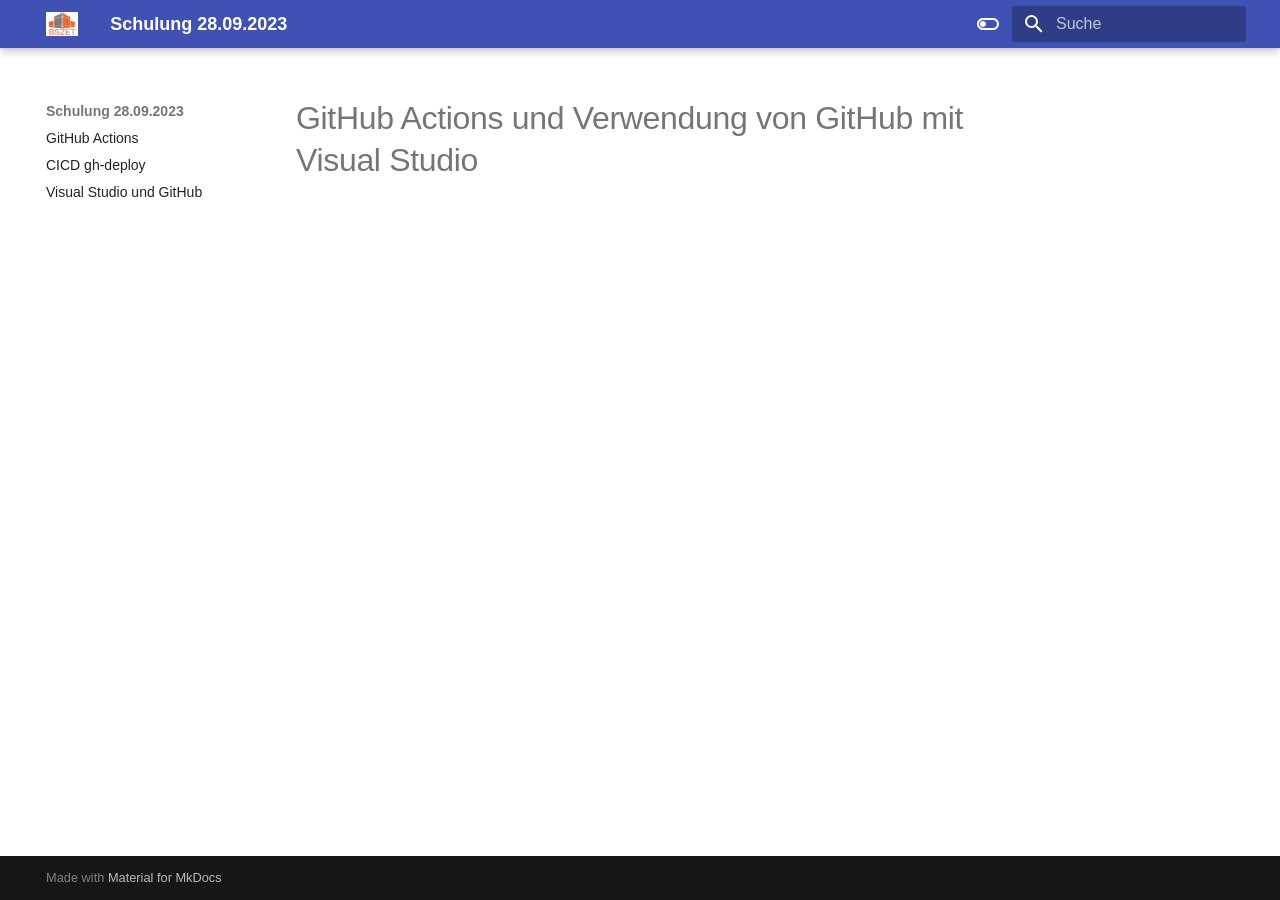
<file: index.html>
<!doctype html>
<html lang="de" class="no-js">
  <head>
    
      <meta charset="utf-8">
      <meta name="viewport" content="width=device-width,initial-scale=1">
      
      
        <meta name="author" content="bszetdd it-systems">
      
      
      
      
      
      <link rel="icon" href="/figures/favicon.png">
      <meta name="generator" content="mkdocs-1.5.3, mkdocs-material-9.4.2">
    
    
      
        <title>Schulung 28.09.2023</title>
      
    
    
      <link rel="stylesheet" href="assets/stylesheets/main.d451bc0e.min.css">
      
        
        <link rel="stylesheet" href="assets/stylesheets/palette.a5377069.min.css">
      
      
  
  
    
    
  
  
  <style>:root{--md-admonition-icon--info:url('data:image/svg+xml;charset=utf-8,<svg xmlns="http://www.w3.org/2000/svg" viewBox="0 0 24 24"><path d="M12 20a7 7 0 0 1-7-7 7 7 0 0 1 7-7 7 7 0 0 1 7 7 7 7 0 0 1-7 7m0-16a9 9 0 0 0-9 9 9 9 0 0 0 9 9 9 9 0 0 0 9-9 9 9 0 0 0-9-9m.5 4H11v6l4.75 2.85.75-1.23-4-2.37V8M7.88 3.39 6.6 1.86 2 5.71l1.29 1.53 4.59-3.85M22 5.72l-4.6-3.86-1.29 1.53 4.6 3.86L22 5.72Z"/></svg>');}</style>



    
    
      
    
    
      
    
    
      <link rel="stylesheet" href="css/extra.css">
    
    <script>__md_scope=new URL(".",location),__md_hash=e=>[...e].reduce((e,_)=>(e<<5)-e+_.charCodeAt(0),0),__md_get=(e,_=localStorage,t=__md_scope)=>JSON.parse(_.getItem(t.pathname+"."+e)),__md_set=(e,_,t=localStorage,a=__md_scope)=>{try{t.setItem(a.pathname+"."+e,JSON.stringify(_))}catch(e){}}</script>
    
      

    
    
    
  </head>
  
  
    
    
      
    
    
    
    
    <body dir="ltr" data-md-color-scheme="default" data-md-color-primary="indigo" data-md-color-accent="light-blue">
  
    
    
      <script>var palette=__md_get("__palette");if(palette&&"object"==typeof palette.color)for(var key of Object.keys(palette.color))document.body.setAttribute("data-md-color-"+key,palette.color[key])</script>
    
    <input class="md-toggle" data-md-toggle="drawer" type="checkbox" id="__drawer" autocomplete="off">
    <input class="md-toggle" data-md-toggle="search" type="checkbox" id="__search" autocomplete="off">
    <label class="md-overlay" for="__drawer"></label>
    <div data-md-component="skip">
      
        
        <a href="#github-actions-und-verwendung-von-github-mit-visual-studio" class="md-skip">
          Zum Inhalt
        </a>
      
    </div>
    <div data-md-component="announce">
      
    </div>
    
    
      

  

<header class="md-header md-header--shadow" data-md-component="header">
  <nav class="md-header__inner md-grid" aria-label="Kopfzeile">
    <a href="." title="Schulung 28.09.2023" class="md-header__button md-logo" aria-label="Schulung 28.09.2023" data-md-component="logo">
      
  <img src="/figures/favicon.png" alt="logo">

    </a>
    <label class="md-header__button md-icon" for="__drawer">
      
      <svg xmlns="http://www.w3.org/2000/svg" viewBox="0 0 24 24"><path d="M3 6h18v2H3V6m0 5h18v2H3v-2m0 5h18v2H3v-2Z"/></svg>
    </label>
    <div class="md-header__title" data-md-component="header-title">
      <div class="md-header__ellipsis">
        <div class="md-header__topic">
          <span class="md-ellipsis">
            Schulung 28.09.2023
          </span>
        </div>
        <div class="md-header__topic" data-md-component="header-topic">
          <span class="md-ellipsis">
            
              GitHub Actions und Verwendung von GitHub mit Visual Studio
            
          </span>
        </div>
      </div>
    </div>
    
      
        <form class="md-header__option" data-md-component="palette">
  
    
    
    
    <input class="md-option" data-md-color-media="(prefers-color-scheme: light)" data-md-color-scheme="default" data-md-color-primary="indigo" data-md-color-accent="light-blue"  aria-label="Switch to dark mode"  type="radio" name="__palette" id="__palette_1">
    
      <label class="md-header__button md-icon" title="Switch to dark mode" for="__palette_2" hidden>
        <svg xmlns="http://www.w3.org/2000/svg" viewBox="0 0 24 24"><path d="M17 6H7c-3.31 0-6 2.69-6 6s2.69 6 6 6h10c3.31 0 6-2.69 6-6s-2.69-6-6-6zm0 10H7c-2.21 0-4-1.79-4-4s1.79-4 4-4h10c2.21 0 4 1.79 4 4s-1.79 4-4 4zM7 9c-1.66 0-3 1.34-3 3s1.34 3 3 3 3-1.34 3-3-1.34-3-3-3z"/></svg>
      </label>
    
  
    
    
    
    <input class="md-option" data-md-color-media="(prefers-color-scheme: dark)" data-md-color-scheme="slate" data-md-color-primary="black" data-md-color-accent="deep-orange"  aria-label="Switch to light mode"  type="radio" name="__palette" id="__palette_2">
    
      <label class="md-header__button md-icon" title="Switch to light mode" for="__palette_1" hidden>
        <svg xmlns="http://www.w3.org/2000/svg" viewBox="0 0 24 24"><path d="M17 7H7a5 5 0 0 0-5 5 5 5 0 0 0 5 5h10a5 5 0 0 0 5-5 5 5 0 0 0-5-5m0 8a3 3 0 0 1-3-3 3 3 0 0 1 3-3 3 3 0 0 1 3 3 3 3 0 0 1-3 3Z"/></svg>
      </label>
    
  
</form>
      
    
    
    
      <label class="md-header__button md-icon" for="__search">
        
        <svg xmlns="http://www.w3.org/2000/svg" viewBox="0 0 24 24"><path d="M9.5 3A6.5 6.5 0 0 1 16 9.5c0 1.61-.59 3.09-1.56 4.23l.27.27h.79l5 5-1.5 1.5-5-5v-.79l-.27-.27A6.516 6.516 0 0 1 9.5 16 6.5 6.5 0 0 1 3 9.5 6.5 6.5 0 0 1 9.5 3m0 2C7 5 5 7 5 9.5S7 14 9.5 14 14 12 14 9.5 12 5 9.5 5Z"/></svg>
      </label>
      <div class="md-search" data-md-component="search" role="dialog">
  <label class="md-search__overlay" for="__search"></label>
  <div class="md-search__inner" role="search">
    <form class="md-search__form" name="search">
      <input type="text" class="md-search__input" name="query" aria-label="Suche" placeholder="Suche" autocapitalize="off" autocorrect="off" autocomplete="off" spellcheck="false" data-md-component="search-query" required>
      <label class="md-search__icon md-icon" for="__search">
        
        <svg xmlns="http://www.w3.org/2000/svg" viewBox="0 0 24 24"><path d="M9.5 3A6.5 6.5 0 0 1 16 9.5c0 1.61-.59 3.09-1.56 4.23l.27.27h.79l5 5-1.5 1.5-5-5v-.79l-.27-.27A6.516 6.516 0 0 1 9.5 16 6.5 6.5 0 0 1 3 9.5 6.5 6.5 0 0 1 9.5 3m0 2C7 5 5 7 5 9.5S7 14 9.5 14 14 12 14 9.5 12 5 9.5 5Z"/></svg>
        
        <svg xmlns="http://www.w3.org/2000/svg" viewBox="0 0 24 24"><path d="M20 11v2H8l5.5 5.5-1.42 1.42L4.16 12l7.92-7.92L13.5 5.5 8 11h12Z"/></svg>
      </label>
      <nav class="md-search__options" aria-label="Suche">
        
        <button type="reset" class="md-search__icon md-icon" title="Zurücksetzen" aria-label="Zurücksetzen" tabindex="-1">
          
          <svg xmlns="http://www.w3.org/2000/svg" viewBox="0 0 24 24"><path d="M19 6.41 17.59 5 12 10.59 6.41 5 5 6.41 10.59 12 5 17.59 6.41 19 12 13.41 17.59 19 19 17.59 13.41 12 19 6.41Z"/></svg>
        </button>
      </nav>
      
    </form>
    <div class="md-search__output">
      <div class="md-search__scrollwrap" data-md-scrollfix>
        <div class="md-search-result" data-md-component="search-result">
          <div class="md-search-result__meta">
            Suche wird initialisiert
          </div>
          <ol class="md-search-result__list" role="presentation"></ol>
        </div>
      </div>
    </div>
  </div>
</div>
    
    
  </nav>
  
</header>
    
    <div class="md-container" data-md-component="container">
      
      
        
          
        
      
      <main class="md-main" data-md-component="main">
        <div class="md-main__inner md-grid">
          
            
              
              <div class="md-sidebar md-sidebar--primary" data-md-component="sidebar" data-md-type="navigation" >
                <div class="md-sidebar__scrollwrap">
                  <div class="md-sidebar__inner">
                    



<nav class="md-nav md-nav--primary" aria-label="Navigation" data-md-level="0">
  <label class="md-nav__title" for="__drawer">
    <a href="." title="Schulung 28.09.2023" class="md-nav__button md-logo" aria-label="Schulung 28.09.2023" data-md-component="logo">
      
  <img src="/figures/favicon.png" alt="logo">

    </a>
    Schulung 28.09.2023
  </label>
  
  <ul class="md-nav__list" data-md-scrollfix>
    
      
      
  
  
  
    <li class="md-nav__item">
      <a href="schulung_vs_cs/gh-actions/" class="md-nav__link">
        
  
  <span class="md-ellipsis">
    GitHub Actions
  </span>
  

      </a>
    </li>
  

    
      
      
  
  
  
    <li class="md-nav__item">
      <a href="schulung_vs_cs/cicd_gh-deploy/" class="md-nav__link">
        
  
  <span class="md-ellipsis">
    CICD gh-deploy
  </span>
  

      </a>
    </li>
  

    
      
      
  
  
  
    <li class="md-nav__item">
      <a href="schulung_vs_cs/visual_studio_github_cs/" class="md-nav__link">
        
  
  <span class="md-ellipsis">
    Visual Studio und GitHub
  </span>
  

      </a>
    </li>
  

    
  </ul>
</nav>
                  </div>
                </div>
              </div>
            
            
              
              <div class="md-sidebar md-sidebar--secondary" data-md-component="sidebar" data-md-type="toc" >
                <div class="md-sidebar__scrollwrap">
                  <div class="md-sidebar__inner">
                    

<nav class="md-nav md-nav--secondary" aria-label="Inhaltsverzeichnis">
  
  
  
    
  
  
</nav>
                  </div>
                </div>
              </div>
            
          
          
            <div class="md-content" data-md-component="content">
              <article class="md-content__inner md-typeset">
                
                  


<h1 id="github-actions-und-verwendung-von-github-mit-visual-studio">GitHub Actions und Verwendung von GitHub mit Visual Studio</h1>





                
              </article>
            </div>
          
          
        </div>
        
      </main>
      
        <footer class="md-footer">
  
  <div class="md-footer-meta md-typeset">
    <div class="md-footer-meta__inner md-grid">
      <div class="md-copyright">
  
  
    Made with
    <a href="https://squidfunk.github.io/mkdocs-material/" target="_blank" rel="noopener">
      Material for MkDocs
    </a>
  
</div>
      
    </div>
  </div>
</footer>
      
    </div>
    <div class="md-dialog" data-md-component="dialog">
      <div class="md-dialog__inner md-typeset"></div>
    </div>
    
    <script id="__config" type="application/json">{"base": ".", "features": [], "search": "assets/javascripts/workers/search.a264c092.min.js", "translations": {"clipboard.copied": "In Zwischenablage kopiert", "clipboard.copy": "In Zwischenablage kopieren", "search.result.more.one": "1 weiteres Suchergebnis auf dieser Seite", "search.result.more.other": "# weitere Suchergebnisse auf dieser Seite", "search.result.none": "Keine Suchergebnisse", "search.result.one": "1 Suchergebnis", "search.result.other": "# Suchergebnisse", "search.result.placeholder": "Suchbegriff eingeben", "search.result.term.missing": "Es fehlt", "select.version": "Version ausw\u00e4hlen"}}</script>
    
    
      <script src="assets/javascripts/bundle.726fbb30.min.js"></script>
      
    
  </body>
</html>
</file>
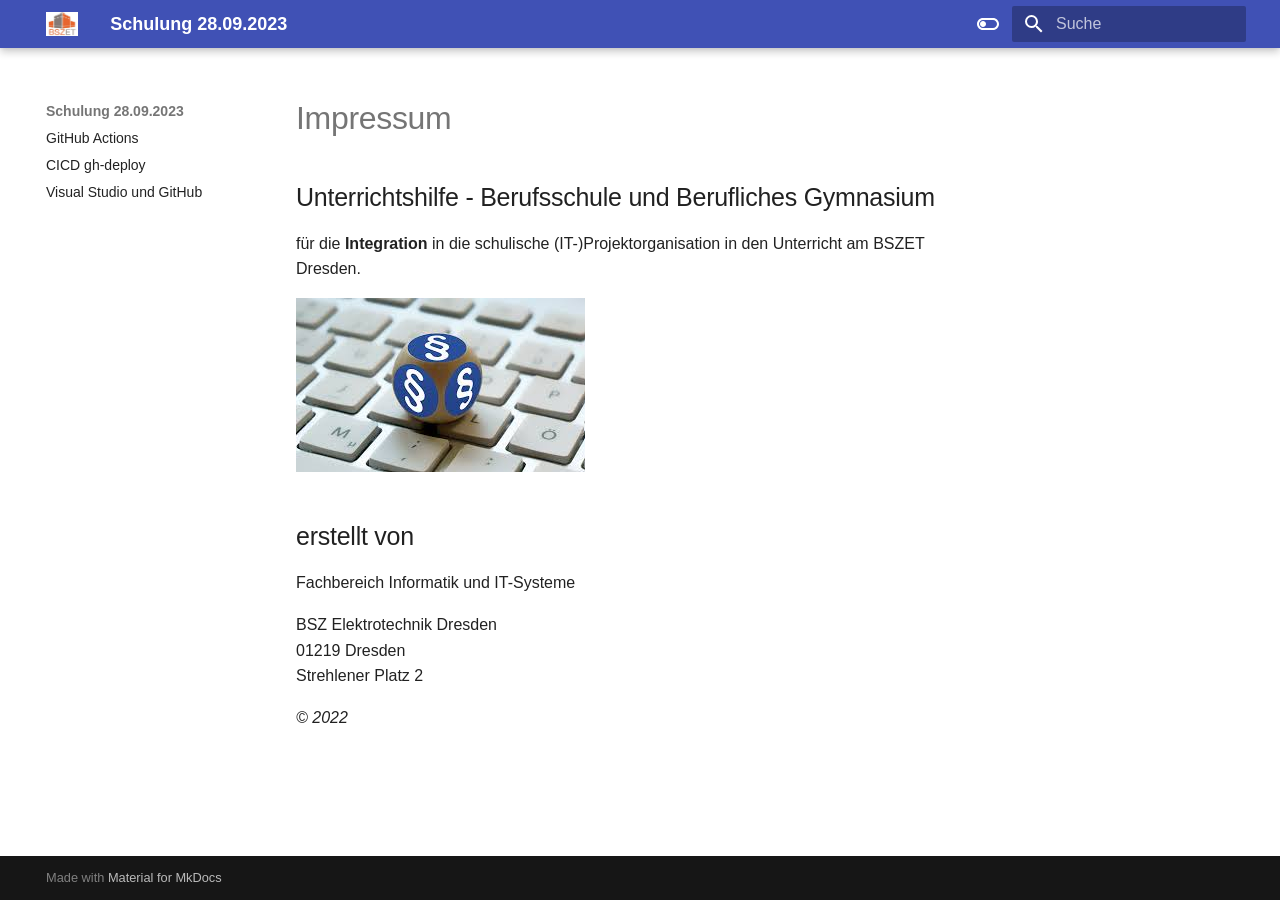
<file: legal/imprint/index.html>
<!doctype html>
<html lang="de" class="no-js">
  <head>
    
      <meta charset="utf-8">
      <meta name="viewport" content="width=device-width,initial-scale=1">
      
      
        <meta name="author" content="bszetdd it-systems">
      
      
      
      
      
      <link rel="icon" href="/figures/favicon.png">
      <meta name="generator" content="mkdocs-1.5.3, mkdocs-material-9.4.2">
    
    
      
        <title>Impressum - Schulung 28.09.2023</title>
      
    
    
      <link rel="stylesheet" href="../../assets/stylesheets/main.d451bc0e.min.css">
      
        
        <link rel="stylesheet" href="../../assets/stylesheets/palette.a5377069.min.css">
      
      
  
  
    
    
  
  
  <style>:root{--md-admonition-icon--info:url('data:image/svg+xml;charset=utf-8,<svg xmlns="http://www.w3.org/2000/svg" viewBox="0 0 24 24"><path d="M12 20a7 7 0 0 1-7-7 7 7 0 0 1 7-7 7 7 0 0 1 7 7 7 7 0 0 1-7 7m0-16a9 9 0 0 0-9 9 9 9 0 0 0 9 9 9 9 0 0 0 9-9 9 9 0 0 0-9-9m.5 4H11v6l4.75 2.85.75-1.23-4-2.37V8M7.88 3.39 6.6 1.86 2 5.71l1.29 1.53 4.59-3.85M22 5.72l-4.6-3.86-1.29 1.53 4.6 3.86L22 5.72Z"/></svg>');}</style>



    
    
      
    
    
      
    
    
      <link rel="stylesheet" href="../../css/extra.css">
    
    <script>__md_scope=new URL("../..",location),__md_hash=e=>[...e].reduce((e,_)=>(e<<5)-e+_.charCodeAt(0),0),__md_get=(e,_=localStorage,t=__md_scope)=>JSON.parse(_.getItem(t.pathname+"."+e)),__md_set=(e,_,t=localStorage,a=__md_scope)=>{try{t.setItem(a.pathname+"."+e,JSON.stringify(_))}catch(e){}}</script>
    
      

    
    
    
  </head>
  
  
    
    
      
    
    
    
    
    <body dir="ltr" data-md-color-scheme="default" data-md-color-primary="indigo" data-md-color-accent="light-blue">
  
    
    
      <script>var palette=__md_get("__palette");if(palette&&"object"==typeof palette.color)for(var key of Object.keys(palette.color))document.body.setAttribute("data-md-color-"+key,palette.color[key])</script>
    
    <input class="md-toggle" data-md-toggle="drawer" type="checkbox" id="__drawer" autocomplete="off">
    <input class="md-toggle" data-md-toggle="search" type="checkbox" id="__search" autocomplete="off">
    <label class="md-overlay" for="__drawer"></label>
    <div data-md-component="skip">
      
        
        <a href="#impressum" class="md-skip">
          Zum Inhalt
        </a>
      
    </div>
    <div data-md-component="announce">
      
    </div>
    
    
      

  

<header class="md-header md-header--shadow" data-md-component="header">
  <nav class="md-header__inner md-grid" aria-label="Kopfzeile">
    <a href="../.." title="Schulung 28.09.2023" class="md-header__button md-logo" aria-label="Schulung 28.09.2023" data-md-component="logo">
      
  <img src="/figures/favicon.png" alt="logo">

    </a>
    <label class="md-header__button md-icon" for="__drawer">
      
      <svg xmlns="http://www.w3.org/2000/svg" viewBox="0 0 24 24"><path d="M3 6h18v2H3V6m0 5h18v2H3v-2m0 5h18v2H3v-2Z"/></svg>
    </label>
    <div class="md-header__title" data-md-component="header-title">
      <div class="md-header__ellipsis">
        <div class="md-header__topic">
          <span class="md-ellipsis">
            Schulung 28.09.2023
          </span>
        </div>
        <div class="md-header__topic" data-md-component="header-topic">
          <span class="md-ellipsis">
            
              Impressum
            
          </span>
        </div>
      </div>
    </div>
    
      
        <form class="md-header__option" data-md-component="palette">
  
    
    
    
    <input class="md-option" data-md-color-media="(prefers-color-scheme: light)" data-md-color-scheme="default" data-md-color-primary="indigo" data-md-color-accent="light-blue"  aria-label="Switch to dark mode"  type="radio" name="__palette" id="__palette_1">
    
      <label class="md-header__button md-icon" title="Switch to dark mode" for="__palette_2" hidden>
        <svg xmlns="http://www.w3.org/2000/svg" viewBox="0 0 24 24"><path d="M17 6H7c-3.31 0-6 2.69-6 6s2.69 6 6 6h10c3.31 0 6-2.69 6-6s-2.69-6-6-6zm0 10H7c-2.21 0-4-1.79-4-4s1.79-4 4-4h10c2.21 0 4 1.79 4 4s-1.79 4-4 4zM7 9c-1.66 0-3 1.34-3 3s1.34 3 3 3 3-1.34 3-3-1.34-3-3-3z"/></svg>
      </label>
    
  
    
    
    
    <input class="md-option" data-md-color-media="(prefers-color-scheme: dark)" data-md-color-scheme="slate" data-md-color-primary="black" data-md-color-accent="deep-orange"  aria-label="Switch to light mode"  type="radio" name="__palette" id="__palette_2">
    
      <label class="md-header__button md-icon" title="Switch to light mode" for="__palette_1" hidden>
        <svg xmlns="http://www.w3.org/2000/svg" viewBox="0 0 24 24"><path d="M17 7H7a5 5 0 0 0-5 5 5 5 0 0 0 5 5h10a5 5 0 0 0 5-5 5 5 0 0 0-5-5m0 8a3 3 0 0 1-3-3 3 3 0 0 1 3-3 3 3 0 0 1 3 3 3 3 0 0 1-3 3Z"/></svg>
      </label>
    
  
</form>
      
    
    
    
      <label class="md-header__button md-icon" for="__search">
        
        <svg xmlns="http://www.w3.org/2000/svg" viewBox="0 0 24 24"><path d="M9.5 3A6.5 6.5 0 0 1 16 9.5c0 1.61-.59 3.09-1.56 4.23l.27.27h.79l5 5-1.5 1.5-5-5v-.79l-.27-.27A6.516 6.516 0 0 1 9.5 16 6.5 6.5 0 0 1 3 9.5 6.5 6.5 0 0 1 9.5 3m0 2C7 5 5 7 5 9.5S7 14 9.5 14 14 12 14 9.5 12 5 9.5 5Z"/></svg>
      </label>
      <div class="md-search" data-md-component="search" role="dialog">
  <label class="md-search__overlay" for="__search"></label>
  <div class="md-search__inner" role="search">
    <form class="md-search__form" name="search">
      <input type="text" class="md-search__input" name="query" aria-label="Suche" placeholder="Suche" autocapitalize="off" autocorrect="off" autocomplete="off" spellcheck="false" data-md-component="search-query" required>
      <label class="md-search__icon md-icon" for="__search">
        
        <svg xmlns="http://www.w3.org/2000/svg" viewBox="0 0 24 24"><path d="M9.5 3A6.5 6.5 0 0 1 16 9.5c0 1.61-.59 3.09-1.56 4.23l.27.27h.79l5 5-1.5 1.5-5-5v-.79l-.27-.27A6.516 6.516 0 0 1 9.5 16 6.5 6.5 0 0 1 3 9.5 6.5 6.5 0 0 1 9.5 3m0 2C7 5 5 7 5 9.5S7 14 9.5 14 14 12 14 9.5 12 5 9.5 5Z"/></svg>
        
        <svg xmlns="http://www.w3.org/2000/svg" viewBox="0 0 24 24"><path d="M20 11v2H8l5.5 5.5-1.42 1.42L4.16 12l7.92-7.92L13.5 5.5 8 11h12Z"/></svg>
      </label>
      <nav class="md-search__options" aria-label="Suche">
        
        <button type="reset" class="md-search__icon md-icon" title="Zurücksetzen" aria-label="Zurücksetzen" tabindex="-1">
          
          <svg xmlns="http://www.w3.org/2000/svg" viewBox="0 0 24 24"><path d="M19 6.41 17.59 5 12 10.59 6.41 5 5 6.41 10.59 12 5 17.59 6.41 19 12 13.41 17.59 19 19 17.59 13.41 12 19 6.41Z"/></svg>
        </button>
      </nav>
      
    </form>
    <div class="md-search__output">
      <div class="md-search__scrollwrap" data-md-scrollfix>
        <div class="md-search-result" data-md-component="search-result">
          <div class="md-search-result__meta">
            Suche wird initialisiert
          </div>
          <ol class="md-search-result__list" role="presentation"></ol>
        </div>
      </div>
    </div>
  </div>
</div>
    
    
  </nav>
  
</header>
    
    <div class="md-container" data-md-component="container">
      
      
        
          
        
      
      <main class="md-main" data-md-component="main">
        <div class="md-main__inner md-grid">
          
            
              
              <div class="md-sidebar md-sidebar--primary" data-md-component="sidebar" data-md-type="navigation" >
                <div class="md-sidebar__scrollwrap">
                  <div class="md-sidebar__inner">
                    



<nav class="md-nav md-nav--primary" aria-label="Navigation" data-md-level="0">
  <label class="md-nav__title" for="__drawer">
    <a href="../.." title="Schulung 28.09.2023" class="md-nav__button md-logo" aria-label="Schulung 28.09.2023" data-md-component="logo">
      
  <img src="/figures/favicon.png" alt="logo">

    </a>
    Schulung 28.09.2023
  </label>
  
  <ul class="md-nav__list" data-md-scrollfix>
    
      
      
  
  
  
    <li class="md-nav__item">
      <a href="../../schulung_vs_cs/gh-actions/" class="md-nav__link">
        
  
  <span class="md-ellipsis">
    GitHub Actions
  </span>
  

      </a>
    </li>
  

    
      
      
  
  
  
    <li class="md-nav__item">
      <a href="../../schulung_vs_cs/cicd_gh-deploy/" class="md-nav__link">
        
  
  <span class="md-ellipsis">
    CICD gh-deploy
  </span>
  

      </a>
    </li>
  

    
      
      
  
  
  
    <li class="md-nav__item">
      <a href="../../schulung_vs_cs/visual_studio_github_cs/" class="md-nav__link">
        
  
  <span class="md-ellipsis">
    Visual Studio und GitHub
  </span>
  

      </a>
    </li>
  

    
  </ul>
</nav>
                  </div>
                </div>
              </div>
            
            
              
              <div class="md-sidebar md-sidebar--secondary" data-md-component="sidebar" data-md-type="toc" >
                <div class="md-sidebar__scrollwrap">
                  <div class="md-sidebar__inner">
                    

<nav class="md-nav md-nav--secondary" aria-label="Inhaltsverzeichnis">
  
  
  
    
  
  
</nav>
                  </div>
                </div>
              </div>
            
          
          
            <div class="md-content" data-md-component="content">
              <article class="md-content__inner md-typeset">
                
                  


<h1 id="impressum">Impressum</h1>
<h2>Unterrichtshilfe - Berufsschule und Berufliches Gymnasium</h2>

<p>für die <strong>Integration</strong> in die schulische (IT-)Projektorganisation in den Unterricht am BSZET Dresden. </p>
<p><img alt="impressum" src="../images/impressum.jpg" /></p>
<h2>erstellt von</h2>

<p>Fachbereich Informatik und IT-Systeme</p>
<p>BSZ Elektrotechnik Dresden<br />
01219 Dresden<br />
Strehlener Platz 2</p>
<p><em>&copy; 2022</em></p>





                
              </article>
            </div>
          
          
        </div>
        
      </main>
      
        <footer class="md-footer">
  
  <div class="md-footer-meta md-typeset">
    <div class="md-footer-meta__inner md-grid">
      <div class="md-copyright">
  
  
    Made with
    <a href="https://squidfunk.github.io/mkdocs-material/" target="_blank" rel="noopener">
      Material for MkDocs
    </a>
  
</div>
      
    </div>
  </div>
</footer>
      
    </div>
    <div class="md-dialog" data-md-component="dialog">
      <div class="md-dialog__inner md-typeset"></div>
    </div>
    
    <script id="__config" type="application/json">{"base": "../..", "features": [], "search": "../../assets/javascripts/workers/search.a264c092.min.js", "translations": {"clipboard.copied": "In Zwischenablage kopiert", "clipboard.copy": "In Zwischenablage kopieren", "search.result.more.one": "1 weiteres Suchergebnis auf dieser Seite", "search.result.more.other": "# weitere Suchergebnisse auf dieser Seite", "search.result.none": "Keine Suchergebnisse", "search.result.one": "1 Suchergebnis", "search.result.other": "# Suchergebnisse", "search.result.placeholder": "Suchbegriff eingeben", "search.result.term.missing": "Es fehlt", "select.version": "Version ausw\u00e4hlen"}}</script>
    
    
      <script src="../../assets/javascripts/bundle.726fbb30.min.js"></script>
      
    
  </body>
</html>
</file>
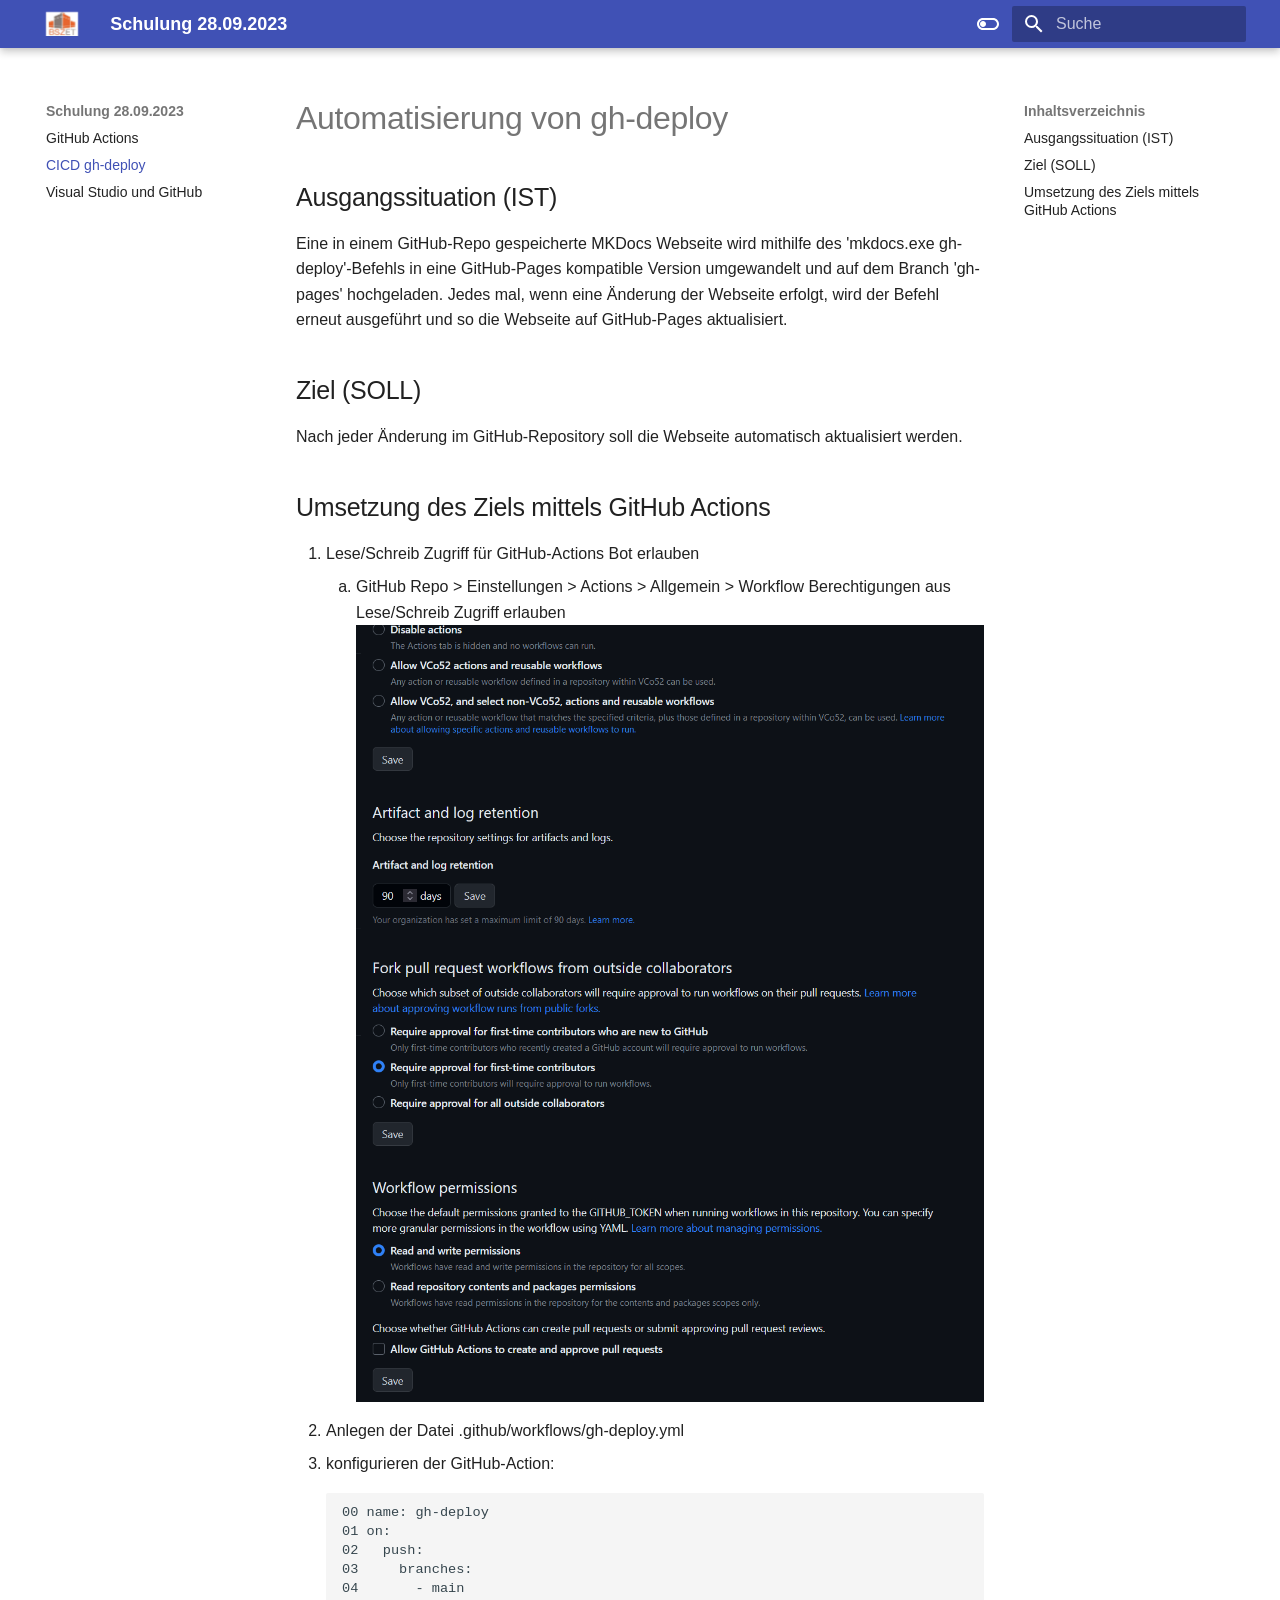
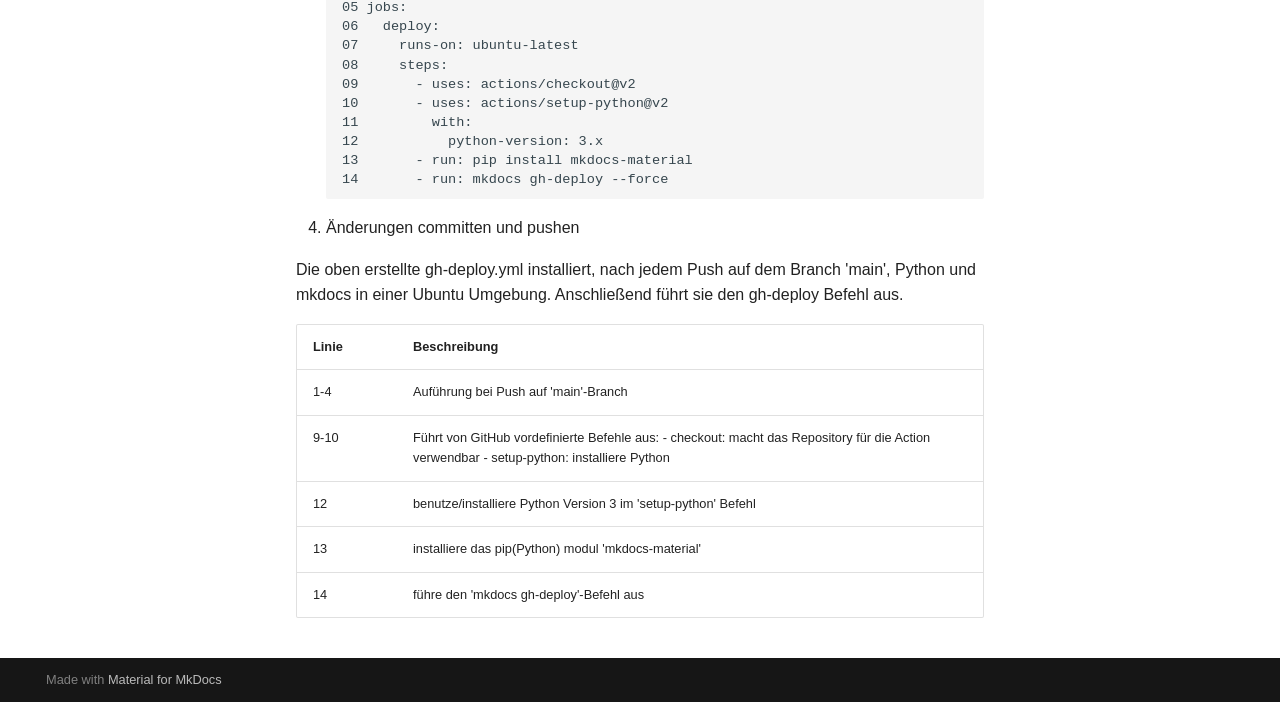
<file: schulung_vs_cs/cicd_gh-deploy/index.html>
<!doctype html>
<html lang="de" class="no-js">
  <head>
    
      <meta charset="utf-8">
      <meta name="viewport" content="width=device-width,initial-scale=1">
      
      
        <meta name="author" content="bszetdd it-systems">
      
      
      
        <link rel="prev" href="../gh-actions/">
      
      
        <link rel="next" href="../visual_studio_github_cs/">
      
      
      <link rel="icon" href="/figures/favicon.png">
      <meta name="generator" content="mkdocs-1.5.3, mkdocs-material-9.4.2">
    
    
      
        <title>CICD gh-deploy - Schulung 28.09.2023</title>
      
    
    
      <link rel="stylesheet" href="../../assets/stylesheets/main.d451bc0e.min.css">
      
        
        <link rel="stylesheet" href="../../assets/stylesheets/palette.a5377069.min.css">
      
      
  
  
    
    
  
  
  <style>:root{--md-admonition-icon--info:url('data:image/svg+xml;charset=utf-8,<svg xmlns="http://www.w3.org/2000/svg" viewBox="0 0 24 24"><path d="M12 20a7 7 0 0 1-7-7 7 7 0 0 1 7-7 7 7 0 0 1 7 7 7 7 0 0 1-7 7m0-16a9 9 0 0 0-9 9 9 9 0 0 0 9 9 9 9 0 0 0 9-9 9 9 0 0 0-9-9m.5 4H11v6l4.75 2.85.75-1.23-4-2.37V8M7.88 3.39 6.6 1.86 2 5.71l1.29 1.53 4.59-3.85M22 5.72l-4.6-3.86-1.29 1.53 4.6 3.86L22 5.72Z"/></svg>');}</style>



    
    
      
    
    
      
    
    
      <link rel="stylesheet" href="../../css/extra.css">
    
    <script>__md_scope=new URL("../..",location),__md_hash=e=>[...e].reduce((e,_)=>(e<<5)-e+_.charCodeAt(0),0),__md_get=(e,_=localStorage,t=__md_scope)=>JSON.parse(_.getItem(t.pathname+"."+e)),__md_set=(e,_,t=localStorage,a=__md_scope)=>{try{t.setItem(a.pathname+"."+e,JSON.stringify(_))}catch(e){}}</script>
    
      

    
    
    
  </head>
  
  
    
    
      
    
    
    
    
    <body dir="ltr" data-md-color-scheme="default" data-md-color-primary="indigo" data-md-color-accent="light-blue">
  
    
    
      <script>var palette=__md_get("__palette");if(palette&&"object"==typeof palette.color)for(var key of Object.keys(palette.color))document.body.setAttribute("data-md-color-"+key,palette.color[key])</script>
    
    <input class="md-toggle" data-md-toggle="drawer" type="checkbox" id="__drawer" autocomplete="off">
    <input class="md-toggle" data-md-toggle="search" type="checkbox" id="__search" autocomplete="off">
    <label class="md-overlay" for="__drawer"></label>
    <div data-md-component="skip">
      
        
        <a href="#automatisierung-von-gh-deploy" class="md-skip">
          Zum Inhalt
        </a>
      
    </div>
    <div data-md-component="announce">
      
    </div>
    
    
      

  

<header class="md-header md-header--shadow" data-md-component="header">
  <nav class="md-header__inner md-grid" aria-label="Kopfzeile">
    <a href="../.." title="Schulung 28.09.2023" class="md-header__button md-logo" aria-label="Schulung 28.09.2023" data-md-component="logo">
      
  <img src="/figures/favicon.png" alt="logo">

    </a>
    <label class="md-header__button md-icon" for="__drawer">
      
      <svg xmlns="http://www.w3.org/2000/svg" viewBox="0 0 24 24"><path d="M3 6h18v2H3V6m0 5h18v2H3v-2m0 5h18v2H3v-2Z"/></svg>
    </label>
    <div class="md-header__title" data-md-component="header-title">
      <div class="md-header__ellipsis">
        <div class="md-header__topic">
          <span class="md-ellipsis">
            Schulung 28.09.2023
          </span>
        </div>
        <div class="md-header__topic" data-md-component="header-topic">
          <span class="md-ellipsis">
            
              CICD gh-deploy
            
          </span>
        </div>
      </div>
    </div>
    
      
        <form class="md-header__option" data-md-component="palette">
  
    
    
    
    <input class="md-option" data-md-color-media="(prefers-color-scheme: light)" data-md-color-scheme="default" data-md-color-primary="indigo" data-md-color-accent="light-blue"  aria-label="Switch to dark mode"  type="radio" name="__palette" id="__palette_1">
    
      <label class="md-header__button md-icon" title="Switch to dark mode" for="__palette_2" hidden>
        <svg xmlns="http://www.w3.org/2000/svg" viewBox="0 0 24 24"><path d="M17 6H7c-3.31 0-6 2.69-6 6s2.69 6 6 6h10c3.31 0 6-2.69 6-6s-2.69-6-6-6zm0 10H7c-2.21 0-4-1.79-4-4s1.79-4 4-4h10c2.21 0 4 1.79 4 4s-1.79 4-4 4zM7 9c-1.66 0-3 1.34-3 3s1.34 3 3 3 3-1.34 3-3-1.34-3-3-3z"/></svg>
      </label>
    
  
    
    
    
    <input class="md-option" data-md-color-media="(prefers-color-scheme: dark)" data-md-color-scheme="slate" data-md-color-primary="black" data-md-color-accent="deep-orange"  aria-label="Switch to light mode"  type="radio" name="__palette" id="__palette_2">
    
      <label class="md-header__button md-icon" title="Switch to light mode" for="__palette_1" hidden>
        <svg xmlns="http://www.w3.org/2000/svg" viewBox="0 0 24 24"><path d="M17 7H7a5 5 0 0 0-5 5 5 5 0 0 0 5 5h10a5 5 0 0 0 5-5 5 5 0 0 0-5-5m0 8a3 3 0 0 1-3-3 3 3 0 0 1 3-3 3 3 0 0 1 3 3 3 3 0 0 1-3 3Z"/></svg>
      </label>
    
  
</form>
      
    
    
    
      <label class="md-header__button md-icon" for="__search">
        
        <svg xmlns="http://www.w3.org/2000/svg" viewBox="0 0 24 24"><path d="M9.5 3A6.5 6.5 0 0 1 16 9.5c0 1.61-.59 3.09-1.56 4.23l.27.27h.79l5 5-1.5 1.5-5-5v-.79l-.27-.27A6.516 6.516 0 0 1 9.5 16 6.5 6.5 0 0 1 3 9.5 6.5 6.5 0 0 1 9.5 3m0 2C7 5 5 7 5 9.5S7 14 9.5 14 14 12 14 9.5 12 5 9.5 5Z"/></svg>
      </label>
      <div class="md-search" data-md-component="search" role="dialog">
  <label class="md-search__overlay" for="__search"></label>
  <div class="md-search__inner" role="search">
    <form class="md-search__form" name="search">
      <input type="text" class="md-search__input" name="query" aria-label="Suche" placeholder="Suche" autocapitalize="off" autocorrect="off" autocomplete="off" spellcheck="false" data-md-component="search-query" required>
      <label class="md-search__icon md-icon" for="__search">
        
        <svg xmlns="http://www.w3.org/2000/svg" viewBox="0 0 24 24"><path d="M9.5 3A6.5 6.5 0 0 1 16 9.5c0 1.61-.59 3.09-1.56 4.23l.27.27h.79l5 5-1.5 1.5-5-5v-.79l-.27-.27A6.516 6.516 0 0 1 9.5 16 6.5 6.5 0 0 1 3 9.5 6.5 6.5 0 0 1 9.5 3m0 2C7 5 5 7 5 9.5S7 14 9.5 14 14 12 14 9.5 12 5 9.5 5Z"/></svg>
        
        <svg xmlns="http://www.w3.org/2000/svg" viewBox="0 0 24 24"><path d="M20 11v2H8l5.5 5.5-1.42 1.42L4.16 12l7.92-7.92L13.5 5.5 8 11h12Z"/></svg>
      </label>
      <nav class="md-search__options" aria-label="Suche">
        
        <button type="reset" class="md-search__icon md-icon" title="Zurücksetzen" aria-label="Zurücksetzen" tabindex="-1">
          
          <svg xmlns="http://www.w3.org/2000/svg" viewBox="0 0 24 24"><path d="M19 6.41 17.59 5 12 10.59 6.41 5 5 6.41 10.59 12 5 17.59 6.41 19 12 13.41 17.59 19 19 17.59 13.41 12 19 6.41Z"/></svg>
        </button>
      </nav>
      
    </form>
    <div class="md-search__output">
      <div class="md-search__scrollwrap" data-md-scrollfix>
        <div class="md-search-result" data-md-component="search-result">
          <div class="md-search-result__meta">
            Suche wird initialisiert
          </div>
          <ol class="md-search-result__list" role="presentation"></ol>
        </div>
      </div>
    </div>
  </div>
</div>
    
    
  </nav>
  
</header>
    
    <div class="md-container" data-md-component="container">
      
      
        
          
        
      
      <main class="md-main" data-md-component="main">
        <div class="md-main__inner md-grid">
          
            
              
              <div class="md-sidebar md-sidebar--primary" data-md-component="sidebar" data-md-type="navigation" >
                <div class="md-sidebar__scrollwrap">
                  <div class="md-sidebar__inner">
                    



<nav class="md-nav md-nav--primary" aria-label="Navigation" data-md-level="0">
  <label class="md-nav__title" for="__drawer">
    <a href="../.." title="Schulung 28.09.2023" class="md-nav__button md-logo" aria-label="Schulung 28.09.2023" data-md-component="logo">
      
  <img src="/figures/favicon.png" alt="logo">

    </a>
    Schulung 28.09.2023
  </label>
  
  <ul class="md-nav__list" data-md-scrollfix>
    
      
      
  
  
  
    <li class="md-nav__item">
      <a href="../gh-actions/" class="md-nav__link">
        
  
  <span class="md-ellipsis">
    GitHub Actions
  </span>
  

      </a>
    </li>
  

    
      
      
  
  
    
  
  
    <li class="md-nav__item md-nav__item--active">
      
      <input class="md-nav__toggle md-toggle" type="checkbox" id="__toc">
      
      
        
      
      
        <label class="md-nav__link md-nav__link--active" for="__toc">
          
  
  <span class="md-ellipsis">
    CICD gh-deploy
  </span>
  

          <span class="md-nav__icon md-icon"></span>
        </label>
      
      <a href="./" class="md-nav__link md-nav__link--active">
        
  
  <span class="md-ellipsis">
    CICD gh-deploy
  </span>
  

      </a>
      
        

<nav class="md-nav md-nav--secondary" aria-label="Inhaltsverzeichnis">
  
  
  
    
  
  
    <label class="md-nav__title" for="__toc">
      <span class="md-nav__icon md-icon"></span>
      Inhaltsverzeichnis
    </label>
    <ul class="md-nav__list" data-md-component="toc" data-md-scrollfix>
      
        <li class="md-nav__item">
  <a href="#ausgangssituation-ist" class="md-nav__link">
    Ausgangssituation (IST)
  </a>
  
</li>
      
        <li class="md-nav__item">
  <a href="#ziel-soll" class="md-nav__link">
    Ziel (SOLL)
  </a>
  
</li>
      
        <li class="md-nav__item">
  <a href="#umsetzung-des-ziels-mittels-github-actions" class="md-nav__link">
    Umsetzung des Ziels mittels GitHub Actions
  </a>
  
</li>
      
    </ul>
  
</nav>
      
    </li>
  

    
      
      
  
  
  
    <li class="md-nav__item">
      <a href="../visual_studio_github_cs/" class="md-nav__link">
        
  
  <span class="md-ellipsis">
    Visual Studio und GitHub
  </span>
  

      </a>
    </li>
  

    
  </ul>
</nav>
                  </div>
                </div>
              </div>
            
            
              
              <div class="md-sidebar md-sidebar--secondary" data-md-component="sidebar" data-md-type="toc" >
                <div class="md-sidebar__scrollwrap">
                  <div class="md-sidebar__inner">
                    

<nav class="md-nav md-nav--secondary" aria-label="Inhaltsverzeichnis">
  
  
  
    
  
  
    <label class="md-nav__title" for="__toc">
      <span class="md-nav__icon md-icon"></span>
      Inhaltsverzeichnis
    </label>
    <ul class="md-nav__list" data-md-component="toc" data-md-scrollfix>
      
        <li class="md-nav__item">
  <a href="#ausgangssituation-ist" class="md-nav__link">
    Ausgangssituation (IST)
  </a>
  
</li>
      
        <li class="md-nav__item">
  <a href="#ziel-soll" class="md-nav__link">
    Ziel (SOLL)
  </a>
  
</li>
      
        <li class="md-nav__item">
  <a href="#umsetzung-des-ziels-mittels-github-actions" class="md-nav__link">
    Umsetzung des Ziels mittels GitHub Actions
  </a>
  
</li>
      
    </ul>
  
</nav>
                  </div>
                </div>
              </div>
            
          
          
            <div class="md-content" data-md-component="content">
              <article class="md-content__inner md-typeset">
                
                  


<h1 id="automatisierung-von-gh-deploy">Automatisierung von gh-deploy</h1>
<h2 id="ausgangssituation-ist">Ausgangssituation (IST)</h2>
<p>Eine in einem GitHub-Repo gespeicherte MKDocs Webseite wird mithilfe des 'mkdocs.exe gh-deploy'-Befehls in eine GitHub-Pages kompatible Version umgewandelt und auf dem Branch 'gh-pages' hochgeladen. Jedes mal, wenn eine Änderung der Webseite erfolgt, wird der Befehl erneut ausgeführt und so die Webseite auf GitHub-Pages aktualisiert.</p>
<h2 id="ziel-soll">Ziel (SOLL)</h2>
<p>Nach jeder Änderung im GitHub-Repository soll die Webseite automatisch aktualisiert werden.</p>
<h2 id="umsetzung-des-ziels-mittels-github-actions">Umsetzung des Ziels mittels GitHub Actions</h2>
<ol>
<li>Lese/Schreib Zugriff für GitHub-Actions Bot erlauben<ol>
<li>GitHub Repo &gt; Einstellungen &gt; Actions &gt; Allgemein &gt; Workflow Berechtigungen aus Lese/Schreib Zugriff erlauben
<img alt="Lese/Schreibzugriff erlauben" src="../bilder/github-actions-settings-page-rw-permissions.png" /></li>
</ol>
</li>
<li>Anlegen der Datei .github/workflows/gh-deploy.yml</li>
<li>konfigurieren der GitHub-Action:
<div class="highlight"><pre><span></span><code>00 name: gh-deploy 
01 on:
02   push:
03     branches:
04       - main
05 jobs:
06   deploy:
07     runs-on: ubuntu-latest
08     steps:
09       - uses: actions/checkout@v2
10       - uses: actions/setup-python@v2
11         with:
12           python-version: 3.x
13       - run: pip install mkdocs-material 
14       - run: mkdocs gh-deploy --force
</code></pre></div></li>
<li>Änderungen committen und pushen</li>
</ol>
<p>Die oben erstellte gh-deploy.yml installiert, nach jedem Push auf dem Branch 'main', Python und mkdocs in einer Ubuntu Umgebung. Anschließend führt sie den gh-deploy Befehl aus.</p>
<table>
<thead>
<tr>
<th>Linie</th>
<th>Beschreibung</th>
</tr>
</thead>
<tbody>
<tr>
<td>1-4</td>
<td>Auführung bei Push auf 'main'-Branch</td>
</tr>
<tr>
<td>9-10</td>
<td>Führt von GitHub vordefinierte Befehle aus: - checkout: macht das Repository für die Action verwendbar - setup-python: installiere Python</td>
</tr>
<tr>
<td>12</td>
<td>benutze/installiere Python Version 3 im 'setup-python' Befehl</td>
</tr>
<tr>
<td>13</td>
<td>installiere das pip(Python) modul 'mkdocs-material'</td>
</tr>
<tr>
<td>14</td>
<td>führe den 'mkdocs gh-deploy'-Befehl aus</td>
</tr>
</tbody>
</table>





                
              </article>
            </div>
          
          
        </div>
        
      </main>
      
        <footer class="md-footer">
  
  <div class="md-footer-meta md-typeset">
    <div class="md-footer-meta__inner md-grid">
      <div class="md-copyright">
  
  
    Made with
    <a href="https://squidfunk.github.io/mkdocs-material/" target="_blank" rel="noopener">
      Material for MkDocs
    </a>
  
</div>
      
    </div>
  </div>
</footer>
      
    </div>
    <div class="md-dialog" data-md-component="dialog">
      <div class="md-dialog__inner md-typeset"></div>
    </div>
    
    <script id="__config" type="application/json">{"base": "../..", "features": [], "search": "../../assets/javascripts/workers/search.a264c092.min.js", "translations": {"clipboard.copied": "In Zwischenablage kopiert", "clipboard.copy": "In Zwischenablage kopieren", "search.result.more.one": "1 weiteres Suchergebnis auf dieser Seite", "search.result.more.other": "# weitere Suchergebnisse auf dieser Seite", "search.result.none": "Keine Suchergebnisse", "search.result.one": "1 Suchergebnis", "search.result.other": "# Suchergebnisse", "search.result.placeholder": "Suchbegriff eingeben", "search.result.term.missing": "Es fehlt", "select.version": "Version ausw\u00e4hlen"}}</script>
    
    
      <script src="../../assets/javascripts/bundle.726fbb30.min.js"></script>
      
    
  </body>
</html>
</file>
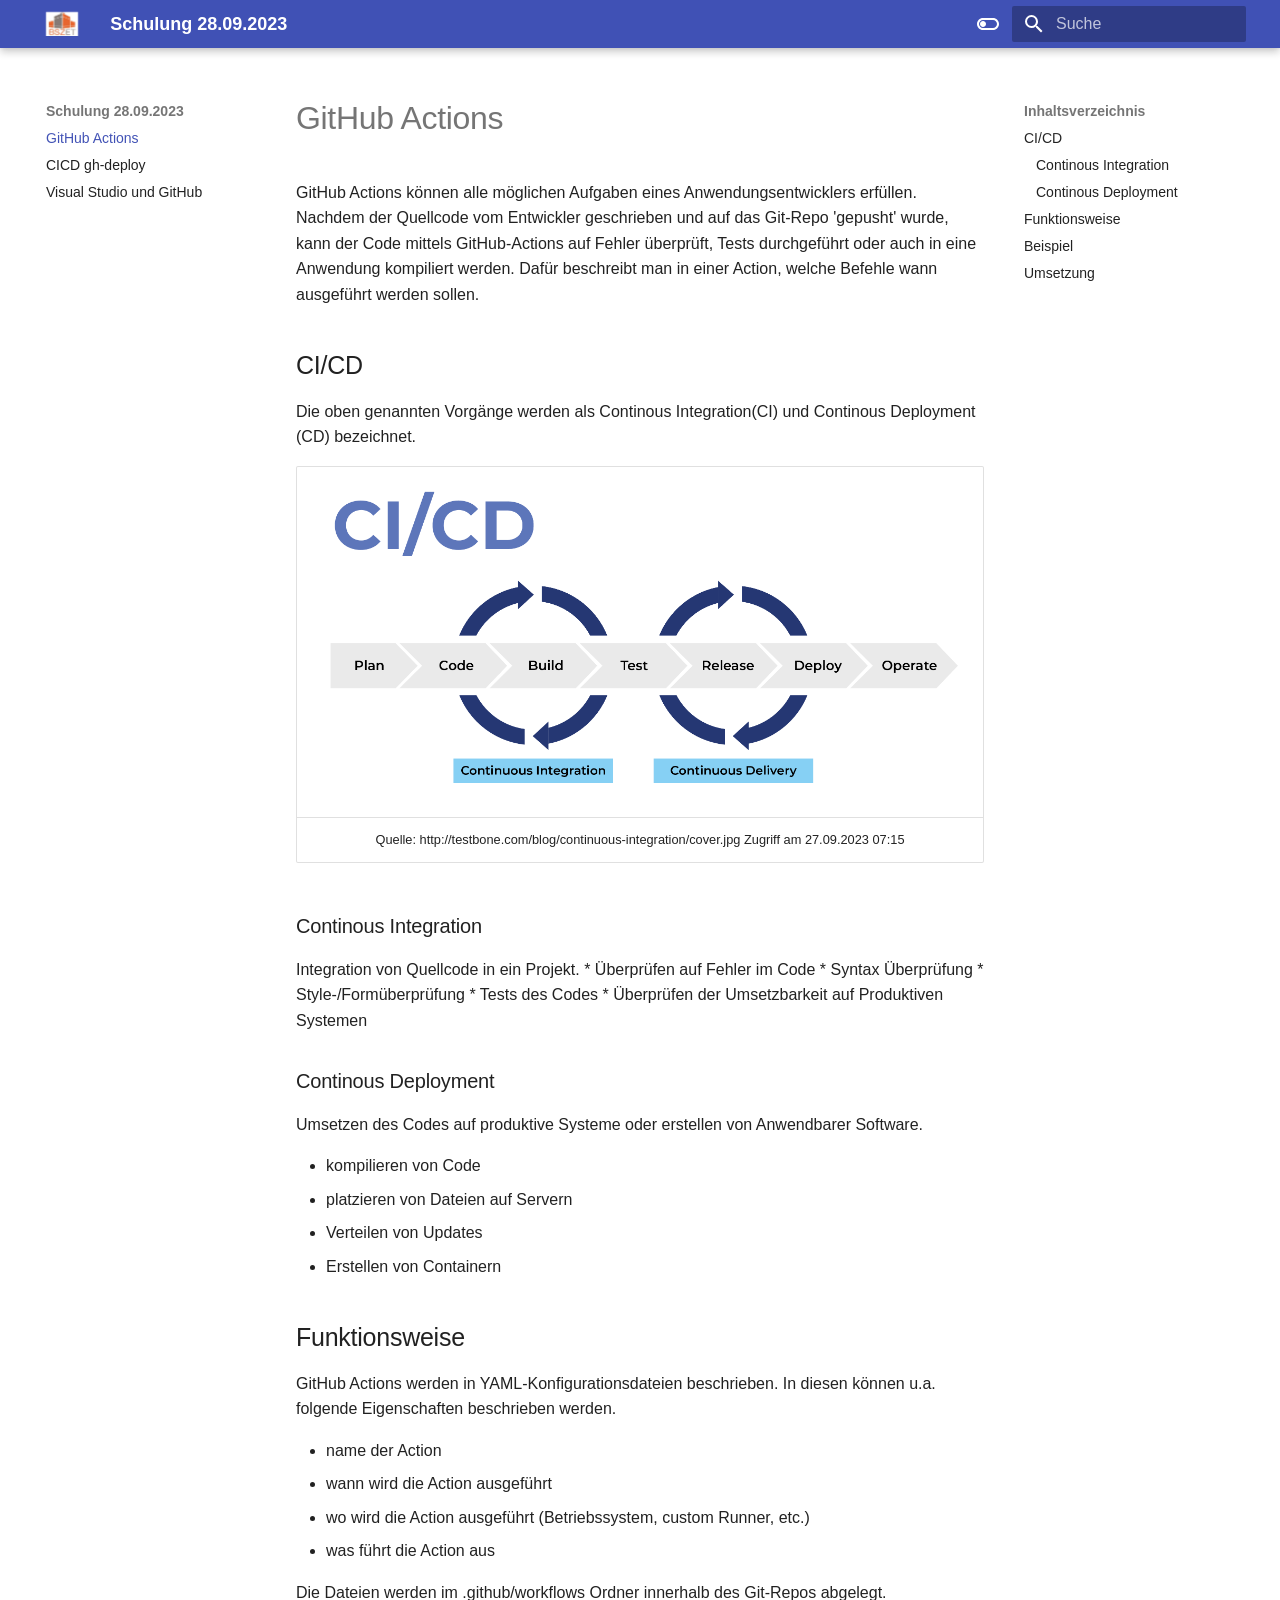
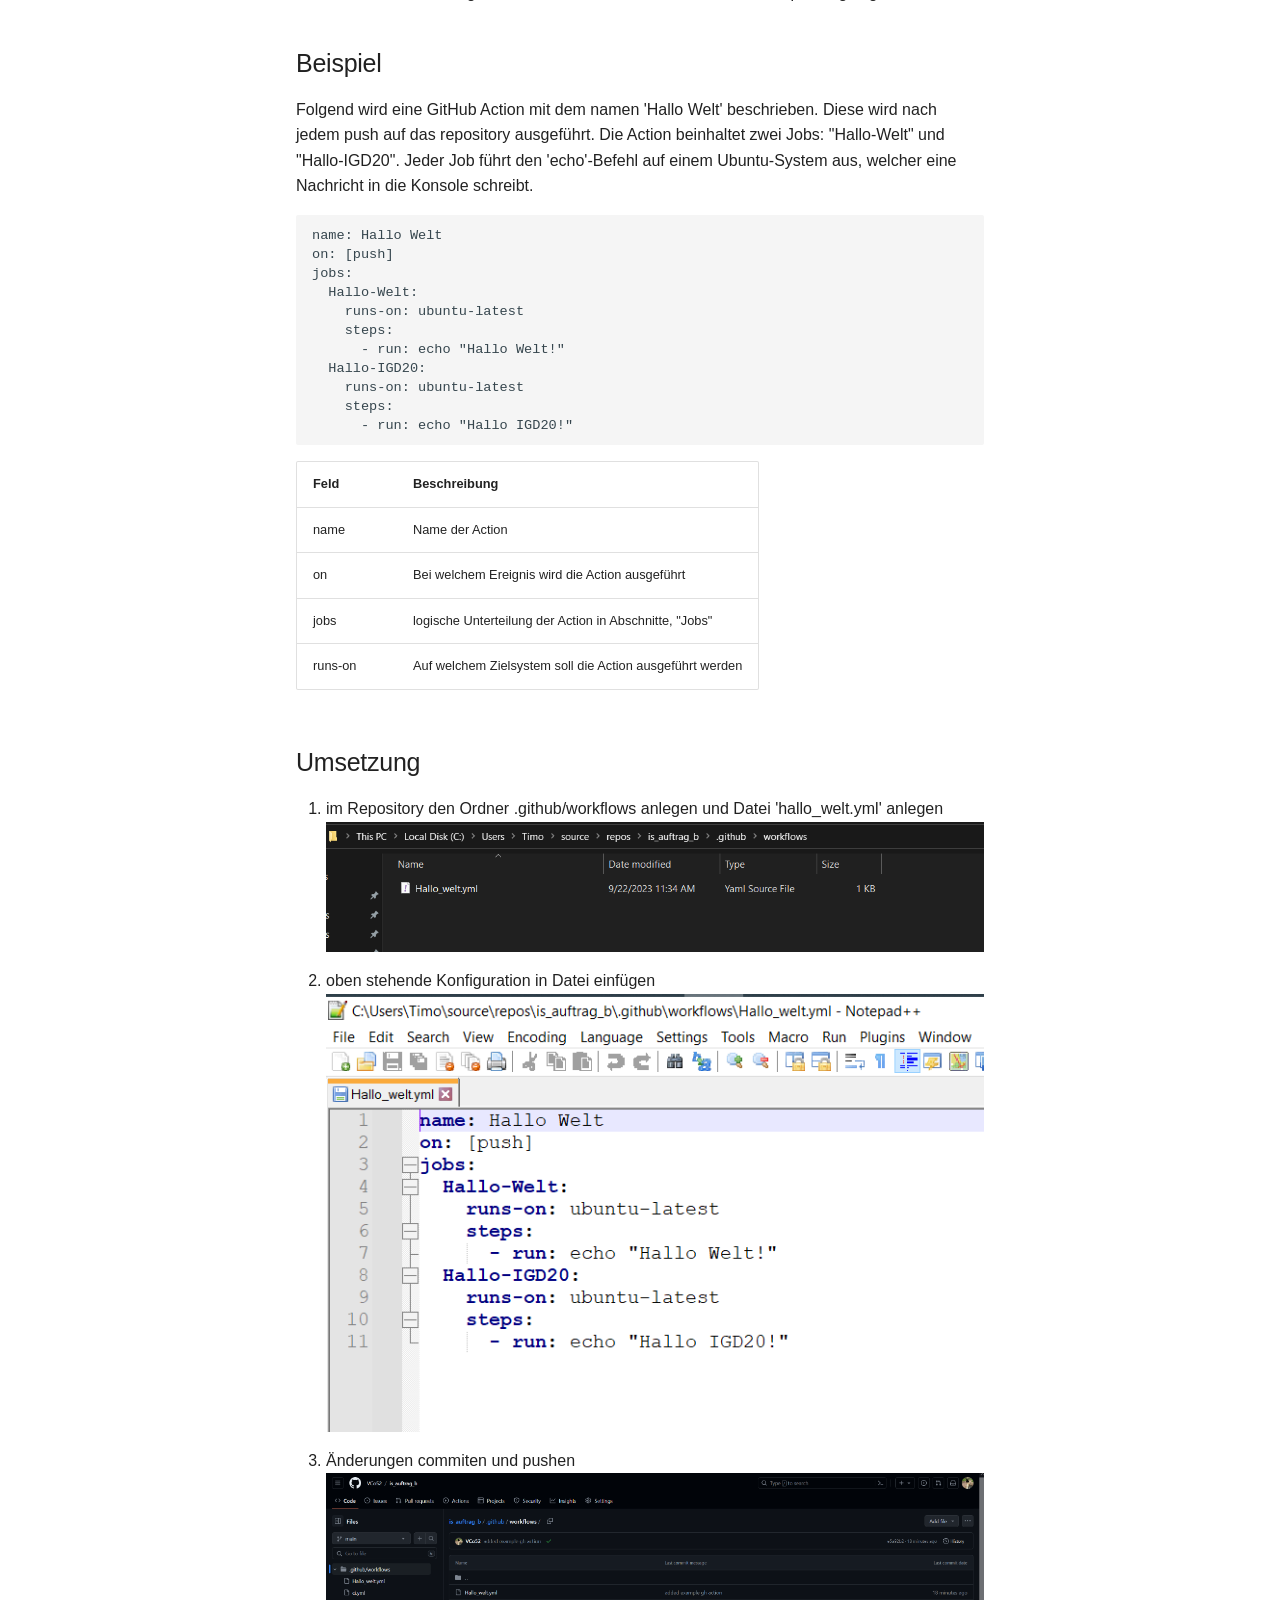
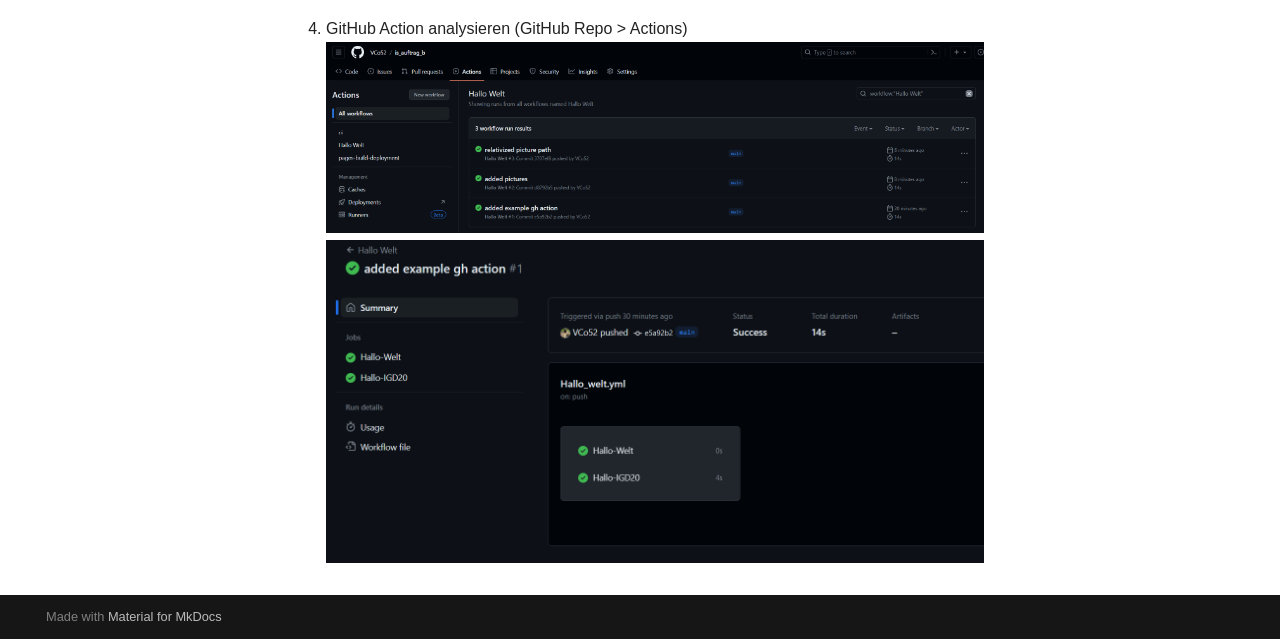
<file: schulung_vs_cs/gh-actions/index.html>
<!doctype html>
<html lang="de" class="no-js">
  <head>
    
      <meta charset="utf-8">
      <meta name="viewport" content="width=device-width,initial-scale=1">
      
      
        <meta name="author" content="bszetdd it-systems">
      
      
      
      
        <link rel="next" href="../cicd_gh-deploy/">
      
      
      <link rel="icon" href="/figures/favicon.png">
      <meta name="generator" content="mkdocs-1.5.3, mkdocs-material-9.4.2">
    
    
      
        <title>GitHub Actions - Schulung 28.09.2023</title>
      
    
    
      <link rel="stylesheet" href="../../assets/stylesheets/main.d451bc0e.min.css">
      
        
        <link rel="stylesheet" href="../../assets/stylesheets/palette.a5377069.min.css">
      
      
  
  
    
    
  
  
  <style>:root{--md-admonition-icon--info:url('data:image/svg+xml;charset=utf-8,<svg xmlns="http://www.w3.org/2000/svg" viewBox="0 0 24 24"><path d="M12 20a7 7 0 0 1-7-7 7 7 0 0 1 7-7 7 7 0 0 1 7 7 7 7 0 0 1-7 7m0-16a9 9 0 0 0-9 9 9 9 0 0 0 9 9 9 9 0 0 0 9-9 9 9 0 0 0-9-9m.5 4H11v6l4.75 2.85.75-1.23-4-2.37V8M7.88 3.39 6.6 1.86 2 5.71l1.29 1.53 4.59-3.85M22 5.72l-4.6-3.86-1.29 1.53 4.6 3.86L22 5.72Z"/></svg>');}</style>



    
    
      
    
    
      
    
    
      <link rel="stylesheet" href="../../css/extra.css">
    
    <script>__md_scope=new URL("../..",location),__md_hash=e=>[...e].reduce((e,_)=>(e<<5)-e+_.charCodeAt(0),0),__md_get=(e,_=localStorage,t=__md_scope)=>JSON.parse(_.getItem(t.pathname+"."+e)),__md_set=(e,_,t=localStorage,a=__md_scope)=>{try{t.setItem(a.pathname+"."+e,JSON.stringify(_))}catch(e){}}</script>
    
      

    
    
    
  </head>
  
  
    
    
      
    
    
    
    
    <body dir="ltr" data-md-color-scheme="default" data-md-color-primary="indigo" data-md-color-accent="light-blue">
  
    
    
      <script>var palette=__md_get("__palette");if(palette&&"object"==typeof palette.color)for(var key of Object.keys(palette.color))document.body.setAttribute("data-md-color-"+key,palette.color[key])</script>
    
    <input class="md-toggle" data-md-toggle="drawer" type="checkbox" id="__drawer" autocomplete="off">
    <input class="md-toggle" data-md-toggle="search" type="checkbox" id="__search" autocomplete="off">
    <label class="md-overlay" for="__drawer"></label>
    <div data-md-component="skip">
      
        
        <a href="#github-actions" class="md-skip">
          Zum Inhalt
        </a>
      
    </div>
    <div data-md-component="announce">
      
    </div>
    
    
      

  

<header class="md-header md-header--shadow" data-md-component="header">
  <nav class="md-header__inner md-grid" aria-label="Kopfzeile">
    <a href="../.." title="Schulung 28.09.2023" class="md-header__button md-logo" aria-label="Schulung 28.09.2023" data-md-component="logo">
      
  <img src="/figures/favicon.png" alt="logo">

    </a>
    <label class="md-header__button md-icon" for="__drawer">
      
      <svg xmlns="http://www.w3.org/2000/svg" viewBox="0 0 24 24"><path d="M3 6h18v2H3V6m0 5h18v2H3v-2m0 5h18v2H3v-2Z"/></svg>
    </label>
    <div class="md-header__title" data-md-component="header-title">
      <div class="md-header__ellipsis">
        <div class="md-header__topic">
          <span class="md-ellipsis">
            Schulung 28.09.2023
          </span>
        </div>
        <div class="md-header__topic" data-md-component="header-topic">
          <span class="md-ellipsis">
            
              GitHub Actions
            
          </span>
        </div>
      </div>
    </div>
    
      
        <form class="md-header__option" data-md-component="palette">
  
    
    
    
    <input class="md-option" data-md-color-media="(prefers-color-scheme: light)" data-md-color-scheme="default" data-md-color-primary="indigo" data-md-color-accent="light-blue"  aria-label="Switch to dark mode"  type="radio" name="__palette" id="__palette_1">
    
      <label class="md-header__button md-icon" title="Switch to dark mode" for="__palette_2" hidden>
        <svg xmlns="http://www.w3.org/2000/svg" viewBox="0 0 24 24"><path d="M17 6H7c-3.31 0-6 2.69-6 6s2.69 6 6 6h10c3.31 0 6-2.69 6-6s-2.69-6-6-6zm0 10H7c-2.21 0-4-1.79-4-4s1.79-4 4-4h10c2.21 0 4 1.79 4 4s-1.79 4-4 4zM7 9c-1.66 0-3 1.34-3 3s1.34 3 3 3 3-1.34 3-3-1.34-3-3-3z"/></svg>
      </label>
    
  
    
    
    
    <input class="md-option" data-md-color-media="(prefers-color-scheme: dark)" data-md-color-scheme="slate" data-md-color-primary="black" data-md-color-accent="deep-orange"  aria-label="Switch to light mode"  type="radio" name="__palette" id="__palette_2">
    
      <label class="md-header__button md-icon" title="Switch to light mode" for="__palette_1" hidden>
        <svg xmlns="http://www.w3.org/2000/svg" viewBox="0 0 24 24"><path d="M17 7H7a5 5 0 0 0-5 5 5 5 0 0 0 5 5h10a5 5 0 0 0 5-5 5 5 0 0 0-5-5m0 8a3 3 0 0 1-3-3 3 3 0 0 1 3-3 3 3 0 0 1 3 3 3 3 0 0 1-3 3Z"/></svg>
      </label>
    
  
</form>
      
    
    
    
      <label class="md-header__button md-icon" for="__search">
        
        <svg xmlns="http://www.w3.org/2000/svg" viewBox="0 0 24 24"><path d="M9.5 3A6.5 6.5 0 0 1 16 9.5c0 1.61-.59 3.09-1.56 4.23l.27.27h.79l5 5-1.5 1.5-5-5v-.79l-.27-.27A6.516 6.516 0 0 1 9.5 16 6.5 6.5 0 0 1 3 9.5 6.5 6.5 0 0 1 9.5 3m0 2C7 5 5 7 5 9.5S7 14 9.5 14 14 12 14 9.5 12 5 9.5 5Z"/></svg>
      </label>
      <div class="md-search" data-md-component="search" role="dialog">
  <label class="md-search__overlay" for="__search"></label>
  <div class="md-search__inner" role="search">
    <form class="md-search__form" name="search">
      <input type="text" class="md-search__input" name="query" aria-label="Suche" placeholder="Suche" autocapitalize="off" autocorrect="off" autocomplete="off" spellcheck="false" data-md-component="search-query" required>
      <label class="md-search__icon md-icon" for="__search">
        
        <svg xmlns="http://www.w3.org/2000/svg" viewBox="0 0 24 24"><path d="M9.5 3A6.5 6.5 0 0 1 16 9.5c0 1.61-.59 3.09-1.56 4.23l.27.27h.79l5 5-1.5 1.5-5-5v-.79l-.27-.27A6.516 6.516 0 0 1 9.5 16 6.5 6.5 0 0 1 3 9.5 6.5 6.5 0 0 1 9.5 3m0 2C7 5 5 7 5 9.5S7 14 9.5 14 14 12 14 9.5 12 5 9.5 5Z"/></svg>
        
        <svg xmlns="http://www.w3.org/2000/svg" viewBox="0 0 24 24"><path d="M20 11v2H8l5.5 5.5-1.42 1.42L4.16 12l7.92-7.92L13.5 5.5 8 11h12Z"/></svg>
      </label>
      <nav class="md-search__options" aria-label="Suche">
        
        <button type="reset" class="md-search__icon md-icon" title="Zurücksetzen" aria-label="Zurücksetzen" tabindex="-1">
          
          <svg xmlns="http://www.w3.org/2000/svg" viewBox="0 0 24 24"><path d="M19 6.41 17.59 5 12 10.59 6.41 5 5 6.41 10.59 12 5 17.59 6.41 19 12 13.41 17.59 19 19 17.59 13.41 12 19 6.41Z"/></svg>
        </button>
      </nav>
      
    </form>
    <div class="md-search__output">
      <div class="md-search__scrollwrap" data-md-scrollfix>
        <div class="md-search-result" data-md-component="search-result">
          <div class="md-search-result__meta">
            Suche wird initialisiert
          </div>
          <ol class="md-search-result__list" role="presentation"></ol>
        </div>
      </div>
    </div>
  </div>
</div>
    
    
  </nav>
  
</header>
    
    <div class="md-container" data-md-component="container">
      
      
        
          
        
      
      <main class="md-main" data-md-component="main">
        <div class="md-main__inner md-grid">
          
            
              
              <div class="md-sidebar md-sidebar--primary" data-md-component="sidebar" data-md-type="navigation" >
                <div class="md-sidebar__scrollwrap">
                  <div class="md-sidebar__inner">
                    



<nav class="md-nav md-nav--primary" aria-label="Navigation" data-md-level="0">
  <label class="md-nav__title" for="__drawer">
    <a href="../.." title="Schulung 28.09.2023" class="md-nav__button md-logo" aria-label="Schulung 28.09.2023" data-md-component="logo">
      
  <img src="/figures/favicon.png" alt="logo">

    </a>
    Schulung 28.09.2023
  </label>
  
  <ul class="md-nav__list" data-md-scrollfix>
    
      
      
  
  
    
  
  
    <li class="md-nav__item md-nav__item--active">
      
      <input class="md-nav__toggle md-toggle" type="checkbox" id="__toc">
      
      
        
      
      
        <label class="md-nav__link md-nav__link--active" for="__toc">
          
  
  <span class="md-ellipsis">
    GitHub Actions
  </span>
  

          <span class="md-nav__icon md-icon"></span>
        </label>
      
      <a href="./" class="md-nav__link md-nav__link--active">
        
  
  <span class="md-ellipsis">
    GitHub Actions
  </span>
  

      </a>
      
        

<nav class="md-nav md-nav--secondary" aria-label="Inhaltsverzeichnis">
  
  
  
    
  
  
    <label class="md-nav__title" for="__toc">
      <span class="md-nav__icon md-icon"></span>
      Inhaltsverzeichnis
    </label>
    <ul class="md-nav__list" data-md-component="toc" data-md-scrollfix>
      
        <li class="md-nav__item">
  <a href="#cicd" class="md-nav__link">
    CI/CD
  </a>
  
    <nav class="md-nav" aria-label="CI/CD">
      <ul class="md-nav__list">
        
          <li class="md-nav__item">
  <a href="#continous-integration" class="md-nav__link">
    Continous Integration
  </a>
  
</li>
        
          <li class="md-nav__item">
  <a href="#continous-deployment" class="md-nav__link">
    Continous Deployment
  </a>
  
</li>
        
      </ul>
    </nav>
  
</li>
      
        <li class="md-nav__item">
  <a href="#funktionsweise" class="md-nav__link">
    Funktionsweise
  </a>
  
</li>
      
        <li class="md-nav__item">
  <a href="#beispiel" class="md-nav__link">
    Beispiel
  </a>
  
</li>
      
        <li class="md-nav__item">
  <a href="#umsetzung" class="md-nav__link">
    Umsetzung
  </a>
  
</li>
      
    </ul>
  
</nav>
      
    </li>
  

    
      
      
  
  
  
    <li class="md-nav__item">
      <a href="../cicd_gh-deploy/" class="md-nav__link">
        
  
  <span class="md-ellipsis">
    CICD gh-deploy
  </span>
  

      </a>
    </li>
  

    
      
      
  
  
  
    <li class="md-nav__item">
      <a href="../visual_studio_github_cs/" class="md-nav__link">
        
  
  <span class="md-ellipsis">
    Visual Studio und GitHub
  </span>
  

      </a>
    </li>
  

    
  </ul>
</nav>
                  </div>
                </div>
              </div>
            
            
              
              <div class="md-sidebar md-sidebar--secondary" data-md-component="sidebar" data-md-type="toc" >
                <div class="md-sidebar__scrollwrap">
                  <div class="md-sidebar__inner">
                    

<nav class="md-nav md-nav--secondary" aria-label="Inhaltsverzeichnis">
  
  
  
    
  
  
    <label class="md-nav__title" for="__toc">
      <span class="md-nav__icon md-icon"></span>
      Inhaltsverzeichnis
    </label>
    <ul class="md-nav__list" data-md-component="toc" data-md-scrollfix>
      
        <li class="md-nav__item">
  <a href="#cicd" class="md-nav__link">
    CI/CD
  </a>
  
    <nav class="md-nav" aria-label="CI/CD">
      <ul class="md-nav__list">
        
          <li class="md-nav__item">
  <a href="#continous-integration" class="md-nav__link">
    Continous Integration
  </a>
  
</li>
        
          <li class="md-nav__item">
  <a href="#continous-deployment" class="md-nav__link">
    Continous Deployment
  </a>
  
</li>
        
      </ul>
    </nav>
  
</li>
      
        <li class="md-nav__item">
  <a href="#funktionsweise" class="md-nav__link">
    Funktionsweise
  </a>
  
</li>
      
        <li class="md-nav__item">
  <a href="#beispiel" class="md-nav__link">
    Beispiel
  </a>
  
</li>
      
        <li class="md-nav__item">
  <a href="#umsetzung" class="md-nav__link">
    Umsetzung
  </a>
  
</li>
      
    </ul>
  
</nav>
                  </div>
                </div>
              </div>
            
          
          
            <div class="md-content" data-md-component="content">
              <article class="md-content__inner md-typeset">
                
                  


<h1 id="github-actions">GitHub Actions</h1>
<p>GitHub Actions können alle möglichen Aufgaben eines Anwendungsentwicklers erfüllen. Nachdem der Quellcode vom Entwickler geschrieben und auf das Git-Repo 'gepusht' wurde, kann der Code mittels GitHub-Actions auf Fehler überprüft, Tests durchgeführt oder auch in eine Anwendung kompiliert werden. Dafür beschreibt man in einer Action, welche Befehle wann ausgeführt werden sollen.</p>
<h2 id="cicd">CI/CD</h2>
<p>Die oben genannten Vorgänge werden als Continous Integration(CI) und Continous Deployment (CD) bezeichnet.</p>
<table>
<thead>
<tr>
<th style="text-align: center;"><img alt="CICD Workflow" src="../bilder/cicd.png" /></th>
</tr>
</thead>
<tbody>
<tr>
<td style="text-align: center;">Quelle: http://testbone.com/blog/continuous-integration/cover.jpg Zugriff am 27.09.2023 07:15</td>
</tr>
</tbody>
</table>
<h3 id="continous-integration">Continous Integration</h3>
<p>Integration von Quellcode in ein Projekt.
* Überprüfen auf Fehler im Code
* Syntax Überprüfung
* Style-/Formüberprüfung
* Tests des Codes
* Überprüfen der Umsetzbarkeit auf Produktiven Systemen</p>
<h3 id="continous-deployment">Continous Deployment</h3>
<p>Umsetzen des Codes auf produktive Systeme oder erstellen von Anwendbarer Software.</p>
<ul>
<li>kompilieren von Code</li>
<li>platzieren von Dateien auf Servern</li>
<li>Verteilen von Updates</li>
<li>Erstellen von Containern</li>
</ul>
<h2 id="funktionsweise">Funktionsweise</h2>
<p>GitHub Actions werden in YAML-Konfigurationsdateien beschrieben. In diesen können u.a. folgende Eigenschaften beschrieben werden.</p>
<ul>
<li>name der Action</li>
<li>wann wird die Action ausgeführt</li>
<li>wo wird die Action ausgeführt (Betriebssystem, custom Runner, etc.)</li>
<li>was führt die Action aus</li>
</ul>
<p>Die Dateien werden im .github/workflows Ordner innerhalb des Git-Repos abgelegt.</p>
<h2 id="beispiel">Beispiel</h2>
<p>Folgend wird eine GitHub Action mit dem namen 'Hallo Welt' beschrieben. Diese wird nach jedem push auf das repository ausgeführt. Die Action beinhaltet zwei Jobs: "Hallo-Welt" und "Hallo-IGD20". Jeder Job führt den 'echo'-Befehl auf einem Ubuntu-System aus, welcher eine Nachricht in die Konsole schreibt.
<div class="highlight"><pre><span></span><code>name: Hallo Welt
on: [push]
jobs:
  Hallo-Welt:
    runs-on: ubuntu-latest
    steps:
      - run: echo &quot;Hallo Welt!&quot;
  Hallo-IGD20:
    runs-on: ubuntu-latest
    steps:
      - run: echo &quot;Hallo IGD20!&quot;
</code></pre></div></p>
<table>
<thead>
<tr>
<th>Feld</th>
<th>Beschreibung</th>
</tr>
</thead>
<tbody>
<tr>
<td>name</td>
<td>Name der Action</td>
</tr>
<tr>
<td>on</td>
<td>Bei welchem Ereignis wird die Action ausgeführt</td>
</tr>
<tr>
<td>jobs</td>
<td>logische Unterteilung der Action in Abschnitte, "Jobs"</td>
</tr>
<tr>
<td>runs-on</td>
<td>Auf welchem Zielsystem soll die Action ausgeführt werden</td>
</tr>
</tbody>
</table>
<h2 id="umsetzung">Umsetzung</h2>
<ol>
<li>im Repository den Ordner .github/workflows anlegen und Datei 'hallo_welt.yml' anlegen
<img alt="hallo_welt.yml Datei im .github/workflows Ordner" src="../bilder/workflows-ordner.png" /></li>
<li>oben stehende Konfiguration in Datei einfügen
<img alt="hallo_welt.yml Datei" src="../bilder/hallo_welt-datei.png" /></li>
<li>Änderungen commiten und pushen
<img alt="hallo_welt.yml Datei in GitHub" src="../bilder/hallo-welt-datei-auf-github.png" /></li>
<li>GitHub Action analysieren (GitHub Repo &gt; Actions)
<img alt="hallo_welt Action auf GitHub" src="../bilder/github-action-in-github.png" />
<img alt="hallo_welt Action auf GitHub" src="../bilder/analyze-ex-gh-action.png" /></li>
</ol>





                
              </article>
            </div>
          
          
        </div>
        
      </main>
      
        <footer class="md-footer">
  
  <div class="md-footer-meta md-typeset">
    <div class="md-footer-meta__inner md-grid">
      <div class="md-copyright">
  
  
    Made with
    <a href="https://squidfunk.github.io/mkdocs-material/" target="_blank" rel="noopener">
      Material for MkDocs
    </a>
  
</div>
      
    </div>
  </div>
</footer>
      
    </div>
    <div class="md-dialog" data-md-component="dialog">
      <div class="md-dialog__inner md-typeset"></div>
    </div>
    
    <script id="__config" type="application/json">{"base": "../..", "features": [], "search": "../../assets/javascripts/workers/search.a264c092.min.js", "translations": {"clipboard.copied": "In Zwischenablage kopiert", "clipboard.copy": "In Zwischenablage kopieren", "search.result.more.one": "1 weiteres Suchergebnis auf dieser Seite", "search.result.more.other": "# weitere Suchergebnisse auf dieser Seite", "search.result.none": "Keine Suchergebnisse", "search.result.one": "1 Suchergebnis", "search.result.other": "# Suchergebnisse", "search.result.placeholder": "Suchbegriff eingeben", "search.result.term.missing": "Es fehlt", "select.version": "Version ausw\u00e4hlen"}}</script>
    
    
      <script src="../../assets/javascripts/bundle.726fbb30.min.js"></script>
      
    
  </body>
</html>
</file>
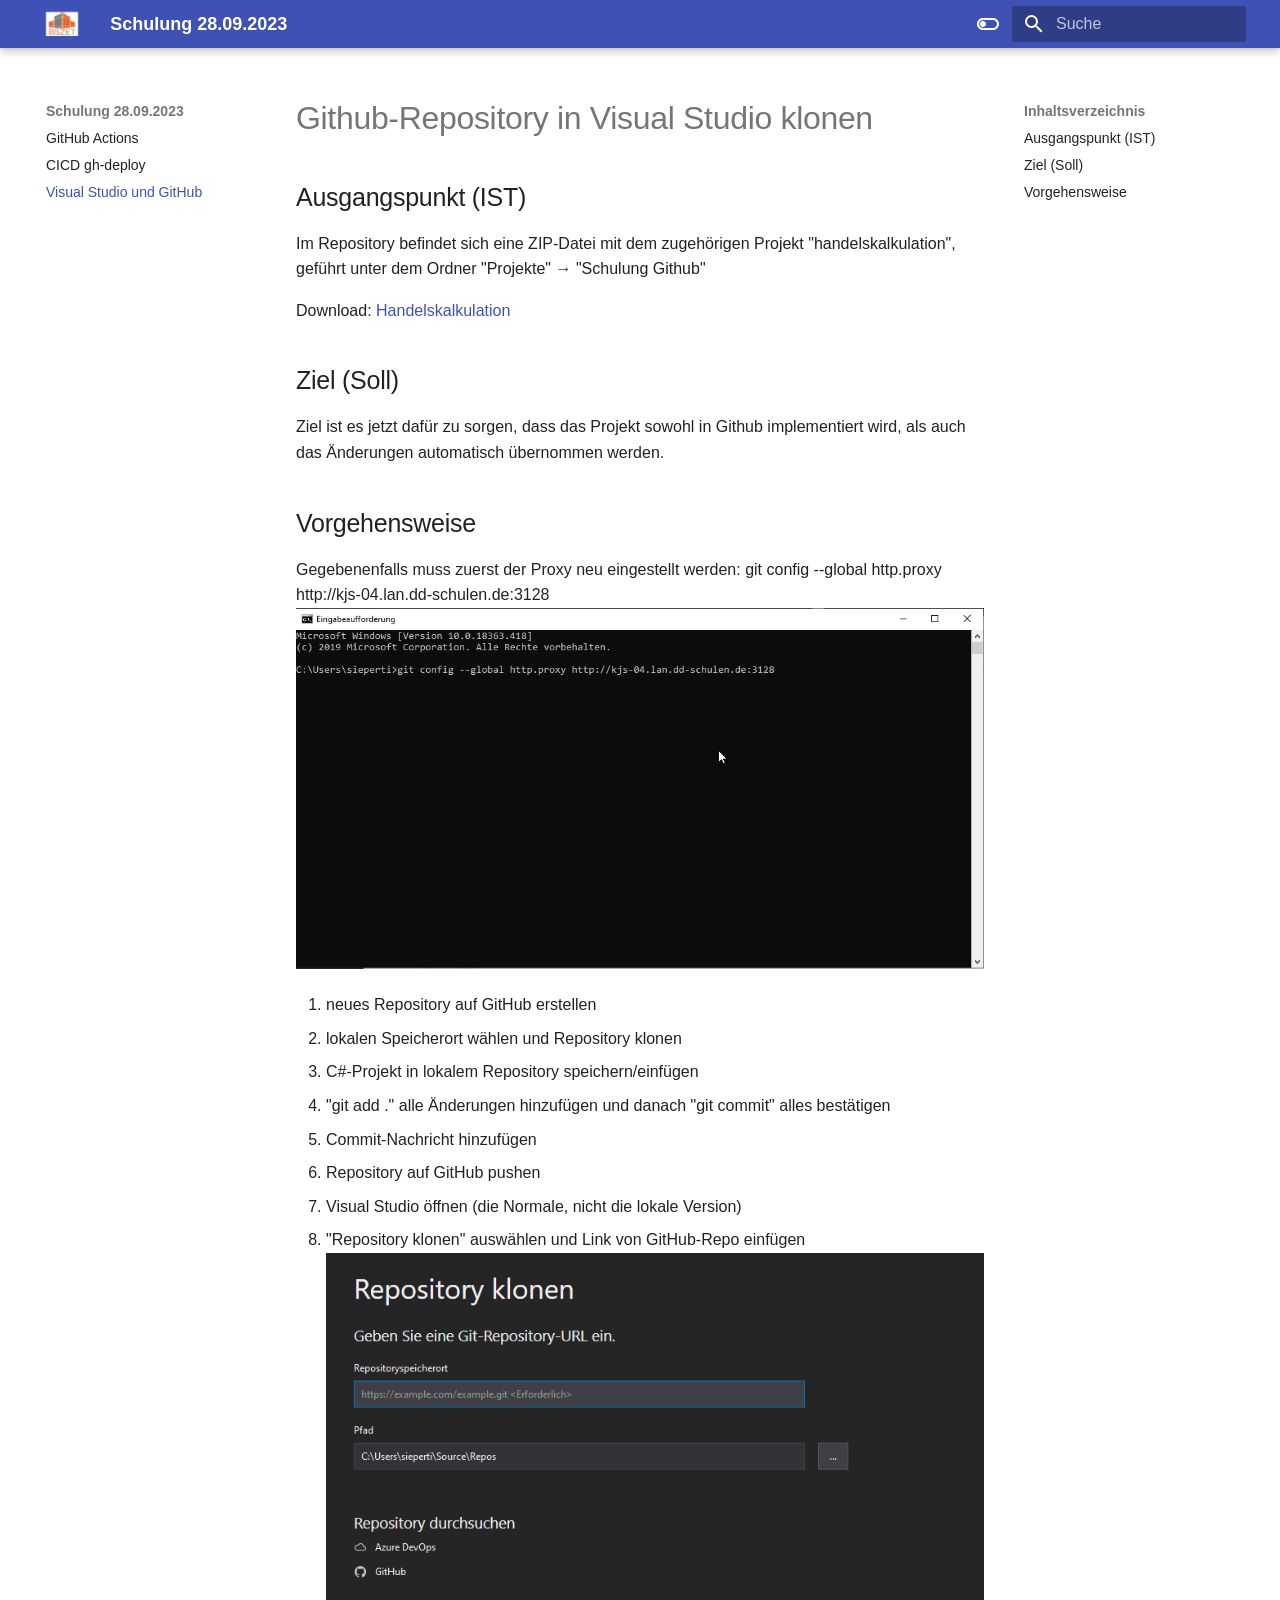
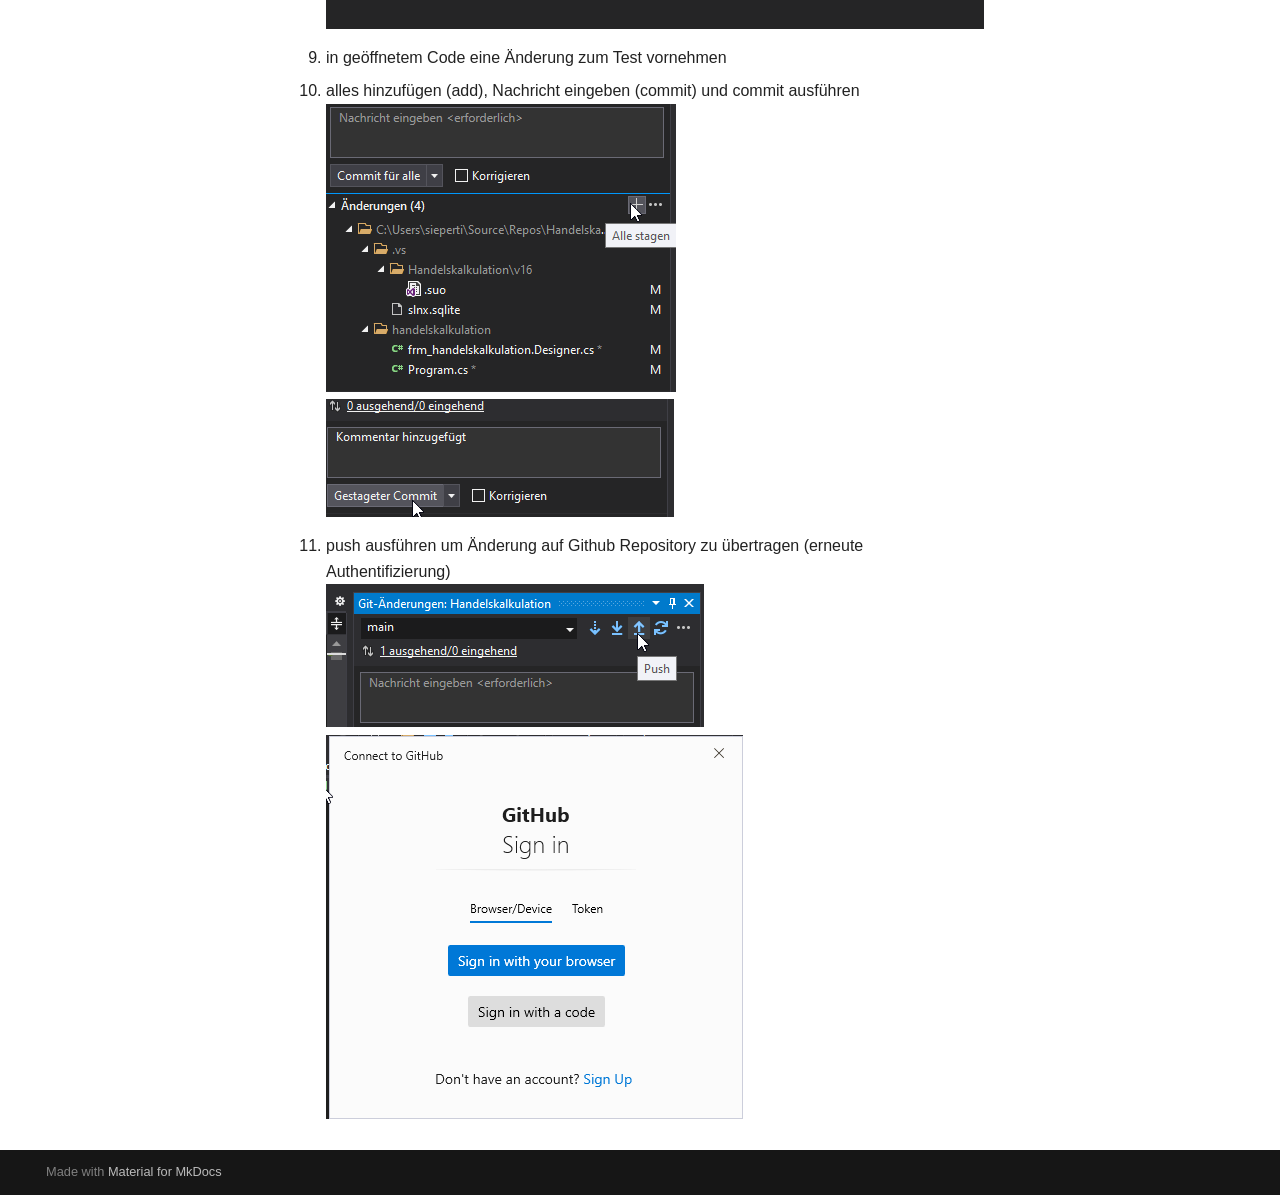
<file: schulung_vs_cs/visual_studio_github_cs/index.html>
<!doctype html>
<html lang="de" class="no-js">
  <head>
    
      <meta charset="utf-8">
      <meta name="viewport" content="width=device-width,initial-scale=1">
      
      
        <meta name="author" content="bszetdd it-systems">
      
      
      
        <link rel="prev" href="../cicd_gh-deploy/">
      
      
      
      <link rel="icon" href="/figures/favicon.png">
      <meta name="generator" content="mkdocs-1.5.3, mkdocs-material-9.4.2">
    
    
      
        <title>Visual Studio und GitHub - Schulung 28.09.2023</title>
      
    
    
      <link rel="stylesheet" href="../../assets/stylesheets/main.d451bc0e.min.css">
      
        
        <link rel="stylesheet" href="../../assets/stylesheets/palette.a5377069.min.css">
      
      
  
  
    
    
  
  
  <style>:root{--md-admonition-icon--info:url('data:image/svg+xml;charset=utf-8,<svg xmlns="http://www.w3.org/2000/svg" viewBox="0 0 24 24"><path d="M12 20a7 7 0 0 1-7-7 7 7 0 0 1 7-7 7 7 0 0 1 7 7 7 7 0 0 1-7 7m0-16a9 9 0 0 0-9 9 9 9 0 0 0 9 9 9 9 0 0 0 9-9 9 9 0 0 0-9-9m.5 4H11v6l4.75 2.85.75-1.23-4-2.37V8M7.88 3.39 6.6 1.86 2 5.71l1.29 1.53 4.59-3.85M22 5.72l-4.6-3.86-1.29 1.53 4.6 3.86L22 5.72Z"/></svg>');}</style>



    
    
      
    
    
      
    
    
      <link rel="stylesheet" href="../../css/extra.css">
    
    <script>__md_scope=new URL("../..",location),__md_hash=e=>[...e].reduce((e,_)=>(e<<5)-e+_.charCodeAt(0),0),__md_get=(e,_=localStorage,t=__md_scope)=>JSON.parse(_.getItem(t.pathname+"."+e)),__md_set=(e,_,t=localStorage,a=__md_scope)=>{try{t.setItem(a.pathname+"."+e,JSON.stringify(_))}catch(e){}}</script>
    
      

    
    
    
  </head>
  
  
    
    
      
    
    
    
    
    <body dir="ltr" data-md-color-scheme="default" data-md-color-primary="indigo" data-md-color-accent="light-blue">
  
    
    
      <script>var palette=__md_get("__palette");if(palette&&"object"==typeof palette.color)for(var key of Object.keys(palette.color))document.body.setAttribute("data-md-color-"+key,palette.color[key])</script>
    
    <input class="md-toggle" data-md-toggle="drawer" type="checkbox" id="__drawer" autocomplete="off">
    <input class="md-toggle" data-md-toggle="search" type="checkbox" id="__search" autocomplete="off">
    <label class="md-overlay" for="__drawer"></label>
    <div data-md-component="skip">
      
        
        <a href="#github-repository-in-visual-studio-klonen" class="md-skip">
          Zum Inhalt
        </a>
      
    </div>
    <div data-md-component="announce">
      
    </div>
    
    
      

  

<header class="md-header md-header--shadow" data-md-component="header">
  <nav class="md-header__inner md-grid" aria-label="Kopfzeile">
    <a href="../.." title="Schulung 28.09.2023" class="md-header__button md-logo" aria-label="Schulung 28.09.2023" data-md-component="logo">
      
  <img src="/figures/favicon.png" alt="logo">

    </a>
    <label class="md-header__button md-icon" for="__drawer">
      
      <svg xmlns="http://www.w3.org/2000/svg" viewBox="0 0 24 24"><path d="M3 6h18v2H3V6m0 5h18v2H3v-2m0 5h18v2H3v-2Z"/></svg>
    </label>
    <div class="md-header__title" data-md-component="header-title">
      <div class="md-header__ellipsis">
        <div class="md-header__topic">
          <span class="md-ellipsis">
            Schulung 28.09.2023
          </span>
        </div>
        <div class="md-header__topic" data-md-component="header-topic">
          <span class="md-ellipsis">
            
              Visual Studio und GitHub
            
          </span>
        </div>
      </div>
    </div>
    
      
        <form class="md-header__option" data-md-component="palette">
  
    
    
    
    <input class="md-option" data-md-color-media="(prefers-color-scheme: light)" data-md-color-scheme="default" data-md-color-primary="indigo" data-md-color-accent="light-blue"  aria-label="Switch to dark mode"  type="radio" name="__palette" id="__palette_1">
    
      <label class="md-header__button md-icon" title="Switch to dark mode" for="__palette_2" hidden>
        <svg xmlns="http://www.w3.org/2000/svg" viewBox="0 0 24 24"><path d="M17 6H7c-3.31 0-6 2.69-6 6s2.69 6 6 6h10c3.31 0 6-2.69 6-6s-2.69-6-6-6zm0 10H7c-2.21 0-4-1.79-4-4s1.79-4 4-4h10c2.21 0 4 1.79 4 4s-1.79 4-4 4zM7 9c-1.66 0-3 1.34-3 3s1.34 3 3 3 3-1.34 3-3-1.34-3-3-3z"/></svg>
      </label>
    
  
    
    
    
    <input class="md-option" data-md-color-media="(prefers-color-scheme: dark)" data-md-color-scheme="slate" data-md-color-primary="black" data-md-color-accent="deep-orange"  aria-label="Switch to light mode"  type="radio" name="__palette" id="__palette_2">
    
      <label class="md-header__button md-icon" title="Switch to light mode" for="__palette_1" hidden>
        <svg xmlns="http://www.w3.org/2000/svg" viewBox="0 0 24 24"><path d="M17 7H7a5 5 0 0 0-5 5 5 5 0 0 0 5 5h10a5 5 0 0 0 5-5 5 5 0 0 0-5-5m0 8a3 3 0 0 1-3-3 3 3 0 0 1 3-3 3 3 0 0 1 3 3 3 3 0 0 1-3 3Z"/></svg>
      </label>
    
  
</form>
      
    
    
    
      <label class="md-header__button md-icon" for="__search">
        
        <svg xmlns="http://www.w3.org/2000/svg" viewBox="0 0 24 24"><path d="M9.5 3A6.5 6.5 0 0 1 16 9.5c0 1.61-.59 3.09-1.56 4.23l.27.27h.79l5 5-1.5 1.5-5-5v-.79l-.27-.27A6.516 6.516 0 0 1 9.5 16 6.5 6.5 0 0 1 3 9.5 6.5 6.5 0 0 1 9.5 3m0 2C7 5 5 7 5 9.5S7 14 9.5 14 14 12 14 9.5 12 5 9.5 5Z"/></svg>
      </label>
      <div class="md-search" data-md-component="search" role="dialog">
  <label class="md-search__overlay" for="__search"></label>
  <div class="md-search__inner" role="search">
    <form class="md-search__form" name="search">
      <input type="text" class="md-search__input" name="query" aria-label="Suche" placeholder="Suche" autocapitalize="off" autocorrect="off" autocomplete="off" spellcheck="false" data-md-component="search-query" required>
      <label class="md-search__icon md-icon" for="__search">
        
        <svg xmlns="http://www.w3.org/2000/svg" viewBox="0 0 24 24"><path d="M9.5 3A6.5 6.5 0 0 1 16 9.5c0 1.61-.59 3.09-1.56 4.23l.27.27h.79l5 5-1.5 1.5-5-5v-.79l-.27-.27A6.516 6.516 0 0 1 9.5 16 6.5 6.5 0 0 1 3 9.5 6.5 6.5 0 0 1 9.5 3m0 2C7 5 5 7 5 9.5S7 14 9.5 14 14 12 14 9.5 12 5 9.5 5Z"/></svg>
        
        <svg xmlns="http://www.w3.org/2000/svg" viewBox="0 0 24 24"><path d="M20 11v2H8l5.5 5.5-1.42 1.42L4.16 12l7.92-7.92L13.5 5.5 8 11h12Z"/></svg>
      </label>
      <nav class="md-search__options" aria-label="Suche">
        
        <button type="reset" class="md-search__icon md-icon" title="Zurücksetzen" aria-label="Zurücksetzen" tabindex="-1">
          
          <svg xmlns="http://www.w3.org/2000/svg" viewBox="0 0 24 24"><path d="M19 6.41 17.59 5 12 10.59 6.41 5 5 6.41 10.59 12 5 17.59 6.41 19 12 13.41 17.59 19 19 17.59 13.41 12 19 6.41Z"/></svg>
        </button>
      </nav>
      
    </form>
    <div class="md-search__output">
      <div class="md-search__scrollwrap" data-md-scrollfix>
        <div class="md-search-result" data-md-component="search-result">
          <div class="md-search-result__meta">
            Suche wird initialisiert
          </div>
          <ol class="md-search-result__list" role="presentation"></ol>
        </div>
      </div>
    </div>
  </div>
</div>
    
    
  </nav>
  
</header>
    
    <div class="md-container" data-md-component="container">
      
      
        
          
        
      
      <main class="md-main" data-md-component="main">
        <div class="md-main__inner md-grid">
          
            
              
              <div class="md-sidebar md-sidebar--primary" data-md-component="sidebar" data-md-type="navigation" >
                <div class="md-sidebar__scrollwrap">
                  <div class="md-sidebar__inner">
                    



<nav class="md-nav md-nav--primary" aria-label="Navigation" data-md-level="0">
  <label class="md-nav__title" for="__drawer">
    <a href="../.." title="Schulung 28.09.2023" class="md-nav__button md-logo" aria-label="Schulung 28.09.2023" data-md-component="logo">
      
  <img src="/figures/favicon.png" alt="logo">

    </a>
    Schulung 28.09.2023
  </label>
  
  <ul class="md-nav__list" data-md-scrollfix>
    
      
      
  
  
  
    <li class="md-nav__item">
      <a href="../gh-actions/" class="md-nav__link">
        
  
  <span class="md-ellipsis">
    GitHub Actions
  </span>
  

      </a>
    </li>
  

    
      
      
  
  
  
    <li class="md-nav__item">
      <a href="../cicd_gh-deploy/" class="md-nav__link">
        
  
  <span class="md-ellipsis">
    CICD gh-deploy
  </span>
  

      </a>
    </li>
  

    
      
      
  
  
    
  
  
    <li class="md-nav__item md-nav__item--active">
      
      <input class="md-nav__toggle md-toggle" type="checkbox" id="__toc">
      
      
        
      
      
        <label class="md-nav__link md-nav__link--active" for="__toc">
          
  
  <span class="md-ellipsis">
    Visual Studio und GitHub
  </span>
  

          <span class="md-nav__icon md-icon"></span>
        </label>
      
      <a href="./" class="md-nav__link md-nav__link--active">
        
  
  <span class="md-ellipsis">
    Visual Studio und GitHub
  </span>
  

      </a>
      
        

<nav class="md-nav md-nav--secondary" aria-label="Inhaltsverzeichnis">
  
  
  
    
  
  
    <label class="md-nav__title" for="__toc">
      <span class="md-nav__icon md-icon"></span>
      Inhaltsverzeichnis
    </label>
    <ul class="md-nav__list" data-md-component="toc" data-md-scrollfix>
      
        <li class="md-nav__item">
  <a href="#ausgangspunkt-ist" class="md-nav__link">
    Ausgangspunkt (IST)
  </a>
  
</li>
      
        <li class="md-nav__item">
  <a href="#ziel-soll" class="md-nav__link">
    Ziel (Soll)
  </a>
  
</li>
      
        <li class="md-nav__item">
  <a href="#vorgehensweise" class="md-nav__link">
    Vorgehensweise
  </a>
  
</li>
      
    </ul>
  
</nav>
      
    </li>
  

    
  </ul>
</nav>
                  </div>
                </div>
              </div>
            
            
              
              <div class="md-sidebar md-sidebar--secondary" data-md-component="sidebar" data-md-type="toc" >
                <div class="md-sidebar__scrollwrap">
                  <div class="md-sidebar__inner">
                    

<nav class="md-nav md-nav--secondary" aria-label="Inhaltsverzeichnis">
  
  
  
    
  
  
    <label class="md-nav__title" for="__toc">
      <span class="md-nav__icon md-icon"></span>
      Inhaltsverzeichnis
    </label>
    <ul class="md-nav__list" data-md-component="toc" data-md-scrollfix>
      
        <li class="md-nav__item">
  <a href="#ausgangspunkt-ist" class="md-nav__link">
    Ausgangspunkt (IST)
  </a>
  
</li>
      
        <li class="md-nav__item">
  <a href="#ziel-soll" class="md-nav__link">
    Ziel (Soll)
  </a>
  
</li>
      
        <li class="md-nav__item">
  <a href="#vorgehensweise" class="md-nav__link">
    Vorgehensweise
  </a>
  
</li>
      
    </ul>
  
</nav>
                  </div>
                </div>
              </div>
            
          
          
            <div class="md-content" data-md-component="content">
              <article class="md-content__inner md-typeset">
                
                  


<h1 id="github-repository-in-visual-studio-klonen">Github-Repository in Visual Studio klonen</h1>
<h2 id="ausgangspunkt-ist">Ausgangspunkt (IST)</h2>
<p>Im Repository befindet sich eine ZIP-Datei mit dem zugehörigen Projekt "handelskalkulation", geführt unter dem Ordner "Projekte" &rarr; "Schulung Github"
</br></p>
<p>Download: 
<a href="../Projekte/Schulung%20Github.zip">Handelskalkulation</a></p>
<h2 id="ziel-soll">Ziel (Soll)</h2>
<p>Ziel ist es jetzt dafür zu sorgen, dass das Projekt sowohl in Github implementiert wird, als auch das Änderungen automatisch übernommen werden.</p>
<h2 id="vorgehensweise">Vorgehensweise</h2>
<p>Gegebenenfalls muss zuerst der Proxy neu eingestellt werden: git config --global http.proxy http://kjs-04.lan.dd-schulen.de:3128
<img alt="Proxy einstellen" src="../bilder/Proxy%20einstellen.png" /></p>
<ol>
<li>neues Repository auf GitHub erstellen
</br></li>
<li>lokalen Speicherort wählen und Repository klonen
</br></li>
<li>C#-Projekt in lokalem Repository speichern/einfügen
</br></li>
<li>"git add ." alle Änderungen hinzufügen und danach "git commit" alles bestätigen
</br></li>
<li>Commit-Nachricht hinzufügen
</br></li>
<li>Repository auf GitHub pushen
</br></li>
<li>Visual Studio öffnen (die Normale, nicht die lokale Version)
</br></li>
<li>"Repository klonen" auswählen und Link von GitHub-Repo einfügen
<img alt="Repository in von Github in VS klonen" src="../bilder/Repository%20klonen.png" />
</br></li>
<li>in geöffnetem Code eine Änderung zum Test vornehmen
</br></li>
<li>alles hinzufügen (add), Nachricht eingeben (commit) und commit ausführen
<img alt="alle Änderungen hinzufügen" src="../bilder/alle%20%C3%84nderungen%20adden.png" />
<img alt="commit message und commit ausführen" src="../bilder/commit%20message%20%2B%20commit.png" />
</br></li>
<li>push ausführen um Änderung auf Github Repository zu übertragen (erneute Authentifizierung)
</br>
<img alt="pushen" src="../bilder/push%20%28github%29.png" />
<img alt="authentifizieren" src="../bilder/mit%20Accountdaten%20verifizieren.png" /></li>
</ol>





                
              </article>
            </div>
          
          
        </div>
        
      </main>
      
        <footer class="md-footer">
  
  <div class="md-footer-meta md-typeset">
    <div class="md-footer-meta__inner md-grid">
      <div class="md-copyright">
  
  
    Made with
    <a href="https://squidfunk.github.io/mkdocs-material/" target="_blank" rel="noopener">
      Material for MkDocs
    </a>
  
</div>
      
    </div>
  </div>
</footer>
      
    </div>
    <div class="md-dialog" data-md-component="dialog">
      <div class="md-dialog__inner md-typeset"></div>
    </div>
    
    <script id="__config" type="application/json">{"base": "../..", "features": [], "search": "../../assets/javascripts/workers/search.a264c092.min.js", "translations": {"clipboard.copied": "In Zwischenablage kopiert", "clipboard.copy": "In Zwischenablage kopieren", "search.result.more.one": "1 weiteres Suchergebnis auf dieser Seite", "search.result.more.other": "# weitere Suchergebnisse auf dieser Seite", "search.result.none": "Keine Suchergebnisse", "search.result.one": "1 Suchergebnis", "search.result.other": "# Suchergebnisse", "search.result.placeholder": "Suchbegriff eingeben", "search.result.term.missing": "Es fehlt", "select.version": "Version ausw\u00e4hlen"}}</script>
    
    
      <script src="../../assets/javascripts/bundle.726fbb30.min.js"></script>
      
    
  </body>
</html>
</file>
<file: css/extra.css>
:root {

  /* Primary color shades */
  --md-primary-fg-color:               #851F10 ;
  --md-primary-fg-color--light:        ...;
  --md-primary-fg-color--dark:         ...;
  --md-primary-bg-color:               #ccc;
  --md-primary-bg-color--light:        #eee;

    /* Accent color shades */
 --md-accent-fg-color:               ... ;
 --md-accent-fg-color--transparent:   ...;
 --md-accent-bg-color:                ...;
 --md-accent-bg-color--light:         ...;

}
</file>
<file: assets/stylesheets/main.d451bc0e.min.css>
@charset "UTF-8";html{-webkit-text-size-adjust:none;-moz-text-size-adjust:none;text-size-adjust:none;box-sizing:border-box}*,:after,:before{box-sizing:inherit}@media (prefers-reduced-motion){*,:after,:before{transition:none!important}}body{margin:0}a,button,input,label{-webkit-tap-highlight-color:transparent}a{color:inherit;text-decoration:none}hr{border:0;box-sizing:initial;display:block;height:.05rem;overflow:visible;padding:0}small{font-size:80%}sub,sup{line-height:1em}img{border-style:none}table{border-collapse:initial;border-spacing:0}td,th{font-weight:400;vertical-align:top}button{background:#0000;border:0;font-family:inherit;font-size:inherit;margin:0;padding:0}input{border:0;outline:none}:root{--md-primary-fg-color:#4051b5;--md-primary-fg-color--light:#5d6cc0;--md-primary-fg-color--dark:#303fa1;--md-primary-bg-color:#fff;--md-primary-bg-color--light:#ffffffb3;--md-accent-fg-color:#526cfe;--md-accent-fg-color--transparent:#526cfe1a;--md-accent-bg-color:#fff;--md-accent-bg-color--light:#ffffffb3}[data-md-color-scheme=default]{color-scheme:light}[data-md-color-scheme=default] img[src$="#gh-dark-mode-only"],[data-md-color-scheme=default] img[src$="#only-dark"]{display:none}:root,[data-md-color-scheme=default]{--md-hue:225deg;--md-default-fg-color:#000000de;--md-default-fg-color--light:#0000008a;--md-default-fg-color--lighter:#00000052;--md-default-fg-color--lightest:#00000012;--md-default-bg-color:#fff;--md-default-bg-color--light:#ffffffb3;--md-default-bg-color--lighter:#ffffff4d;--md-default-bg-color--lightest:#ffffff1f;--md-code-fg-color:#36464e;--md-code-bg-color:#f5f5f5;--md-code-hl-color:#4287ff;--md-code-hl-color--light:#4287ff1a;--md-code-hl-number-color:#d52a2a;--md-code-hl-special-color:#db1457;--md-code-hl-function-color:#a846b9;--md-code-hl-constant-color:#6e59d9;--md-code-hl-keyword-color:#3f6ec6;--md-code-hl-string-color:#1c7d4d;--md-code-hl-name-color:var(--md-code-fg-color);--md-code-hl-operator-color:var(--md-default-fg-color--light);--md-code-hl-punctuation-color:var(--md-default-fg-color--light);--md-code-hl-comment-color:var(--md-default-fg-color--light);--md-code-hl-generic-color:var(--md-default-fg-color--light);--md-code-hl-variable-color:var(--md-default-fg-color--light);--md-typeset-color:var(--md-default-fg-color);--md-typeset-a-color:var(--md-primary-fg-color);--md-typeset-del-color:#f5503d26;--md-typeset-ins-color:#0bd57026;--md-typeset-kbd-color:#fafafa;--md-typeset-kbd-accent-color:#fff;--md-typeset-kbd-border-color:#b8b8b8;--md-typeset-mark-color:#ffff0080;--md-typeset-table-color:#0000001f;--md-typeset-table-color--light:rgba(0,0,0,.035);--md-admonition-fg-color:var(--md-default-fg-color);--md-admonition-bg-color:var(--md-default-bg-color);--md-warning-fg-color:#000000de;--md-warning-bg-color:#ff9;--md-footer-fg-color:#fff;--md-footer-fg-color--light:#ffffffb3;--md-footer-fg-color--lighter:#ffffff73;--md-footer-bg-color:#000000de;--md-footer-bg-color--dark:#00000052;--md-shadow-z1:0 0.2rem 0.5rem #0000000d,0 0 0.05rem #0000001a;--md-shadow-z2:0 0.2rem 0.5rem #0000001a,0 0 0.05rem #00000040;--md-shadow-z3:0 0.2rem 0.5rem #0003,0 0 0.05rem #00000059}.md-icon svg{fill:currentcolor;display:block;height:1.2rem;width:1.2rem}body{-webkit-font-smoothing:antialiased;-moz-osx-font-smoothing:grayscale;--md-text-font-family:var(--md-text-font,_),-apple-system,BlinkMacSystemFont,Helvetica,Arial,sans-serif;--md-code-font-family:var(--md-code-font,_),SFMono-Regular,Consolas,Menlo,monospace}aside,body,input{font-feature-settings:"kern","liga";color:var(--md-typeset-color);font-family:var(--md-text-font-family)}code,kbd,pre{font-feature-settings:"kern";font-family:var(--md-code-font-family)}:root{--md-typeset-table-sort-icon:url('data:image/svg+xml;charset=utf-8,<svg xmlns="http://www.w3.org/2000/svg" viewBox="0 0 24 24"><path d="m18 21-4-4h3V7h-3l4-4 4 4h-3v10h3M2 19v-2h10v2M2 13v-2h7v2M2 7V5h4v2H2Z"/></svg>');--md-typeset-table-sort-icon--asc:url('data:image/svg+xml;charset=utf-8,<svg xmlns="http://www.w3.org/2000/svg" viewBox="0 0 24 24"><path d="M19 17h3l-4 4-4-4h3V3h2M2 17h10v2H2M6 5v2H2V5m0 6h7v2H2v-2Z"/></svg>');--md-typeset-table-sort-icon--desc:url('data:image/svg+xml;charset=utf-8,<svg xmlns="http://www.w3.org/2000/svg" viewBox="0 0 24 24"><path d="M19 7h3l-4-4-4 4h3v14h2M2 17h10v2H2M6 5v2H2V5m0 6h7v2H2v-2Z"/></svg>')}.md-typeset{-webkit-print-color-adjust:exact;color-adjust:exact;font-size:.8rem;line-height:1.6}@media print{.md-typeset{font-size:.68rem}}.md-typeset blockquote,.md-typeset dl,.md-typeset figure,.md-typeset ol,.md-typeset pre,.md-typeset ul{margin-bottom:1em;margin-top:1em}.md-typeset h1{color:var(--md-default-fg-color--light);font-size:2em;line-height:1.3;margin:0 0 1.25em}.md-typeset h1,.md-typeset h2{font-weight:300;letter-spacing:-.01em}.md-typeset h2{font-size:1.5625em;line-height:1.4;margin:1.6em 0 .64em}.md-typeset h3{font-size:1.25em;font-weight:400;letter-spacing:-.01em;line-height:1.5;margin:1.6em 0 .8em}.md-typeset h2+h3{margin-top:.8em}.md-typeset h4{font-weight:700;letter-spacing:-.01em;margin:1em 0}.md-typeset h5,.md-typeset h6{color:var(--md-default-fg-color--light);font-size:.8em;font-weight:700;letter-spacing:-.01em;margin:1.25em 0}.md-typeset h5{text-transform:uppercase}.md-typeset hr{border-bottom:.05rem solid var(--md-default-fg-color--lightest);display:flow-root;margin:1.5em 0}.md-typeset a{color:var(--md-typeset-a-color);word-break:break-word}.md-typeset a,.md-typeset a:before{transition:color 125ms}.md-typeset a:focus,.md-typeset a:hover{color:var(--md-accent-fg-color)}.md-typeset a:focus code,.md-typeset a:hover code{background-color:var(--md-accent-fg-color--transparent)}.md-typeset a code{color:currentcolor;transition:background-color 125ms}.md-typeset a.focus-visible{outline-color:var(--md-accent-fg-color);outline-offset:.2rem}.md-typeset code,.md-typeset kbd,.md-typeset pre{color:var(--md-code-fg-color);direction:ltr;font-variant-ligatures:none}@media print{.md-typeset code,.md-typeset kbd,.md-typeset pre{white-space:pre-wrap}}.md-typeset code{background-color:var(--md-code-bg-color);border-radius:.1rem;-webkit-box-decoration-break:clone;box-decoration-break:clone;font-size:.85em;padding:0 .2941176471em;word-break:break-word}.md-typeset code:not(.focus-visible){-webkit-tap-highlight-color:transparent;outline:none}.md-typeset pre{display:flow-root;line-height:1.4;position:relative}.md-typeset pre>code{-webkit-box-decoration-break:slice;box-decoration-break:slice;box-shadow:none;display:block;margin:0;outline-color:var(--md-accent-fg-color);overflow:auto;padding:.7720588235em 1.1764705882em;scrollbar-color:var(--md-default-fg-color--lighter) #0000;scrollbar-width:thin;touch-action:auto;word-break:normal}.md-typeset pre>code:hover{scrollbar-color:var(--md-accent-fg-color) #0000}.md-typeset pre>code::-webkit-scrollbar{height:.2rem;width:.2rem}.md-typeset pre>code::-webkit-scrollbar-thumb{background-color:var(--md-default-fg-color--lighter)}.md-typeset pre>code::-webkit-scrollbar-thumb:hover{background-color:var(--md-accent-fg-color)}.md-typeset kbd{background-color:var(--md-typeset-kbd-color);border-radius:.1rem;box-shadow:0 .1rem 0 .05rem var(--md-typeset-kbd-border-color),0 .1rem 0 var(--md-typeset-kbd-border-color),0 -.1rem .2rem var(--md-typeset-kbd-accent-color) inset;color:var(--md-default-fg-color);display:inline-block;font-size:.75em;padding:0 .6666666667em;vertical-align:text-top;word-break:break-word}.md-typeset mark{background-color:var(--md-typeset-mark-color);-webkit-box-decoration-break:clone;box-decoration-break:clone;color:inherit;word-break:break-word}.md-typeset abbr{border-bottom:.05rem dotted var(--md-default-fg-color--light);cursor:help;text-decoration:none}@media (hover:none){.md-typeset abbr[title]:focus:after,.md-typeset abbr[title]:hover:after{background-color:var(--md-default-fg-color);border-radius:.1rem;box-shadow:var(--md-shadow-z3);color:var(--md-default-bg-color);content:attr(title);font-size:.7rem;left:.8rem;margin-top:2em;padding:.2rem .3rem;position:absolute;right:.8rem}}.md-typeset small{opacity:.75}[dir=ltr] .md-typeset sub,[dir=ltr] .md-typeset sup{margin-left:.078125em}[dir=rtl] .md-typeset sub,[dir=rtl] .md-typeset sup{margin-right:.078125em}[dir=ltr] .md-typeset blockquote{padding-left:.6rem}[dir=rtl] .md-typeset blockquote{padding-right:.6rem}[dir=ltr] .md-typeset blockquote{border-left:.2rem solid var(--md-default-fg-color--lighter)}[dir=rtl] .md-typeset blockquote{border-right:.2rem solid var(--md-default-fg-color--lighter)}.md-typeset blockquote{color:var(--md-default-fg-color--light);margin-left:0;margin-right:0}.md-typeset ul{list-style-type:disc}[dir=ltr] .md-typeset ol,[dir=ltr] .md-typeset ul{margin-left:.625em}[dir=rtl] .md-typeset ol,[dir=rtl] .md-typeset ul{margin-right:.625em}.md-typeset ol,.md-typeset ul{padding:0}.md-typeset ol:not([hidden]),.md-typeset ul:not([hidden]){display:flow-root}.md-typeset ol ol,.md-typeset ul ol{list-style-type:lower-alpha}.md-typeset ol ol ol,.md-typeset ul ol ol{list-style-type:lower-roman}[dir=ltr] .md-typeset ol li,[dir=ltr] .md-typeset ul li{margin-left:1.25em}[dir=rtl] .md-typeset ol li,[dir=rtl] .md-typeset ul li{margin-right:1.25em}.md-typeset ol li,.md-typeset ul li{margin-bottom:.5em}.md-typeset ol li blockquote,.md-typeset ol li p,.md-typeset ul li blockquote,.md-typeset ul li p{margin:.5em 0}.md-typeset ol li:last-child,.md-typeset ul li:last-child{margin-bottom:0}[dir=ltr] .md-typeset ol li ol,[dir=ltr] .md-typeset ol li ul,[dir=ltr] .md-typeset ul li ol,[dir=ltr] .md-typeset ul li ul{margin-left:.625em}[dir=rtl] .md-typeset ol li ol,[dir=rtl] .md-typeset ol li ul,[dir=rtl] .md-typeset ul li ol,[dir=rtl] .md-typeset ul li ul{margin-right:.625em}.md-typeset ol li ol,.md-typeset ol li ul,.md-typeset ul li ol,.md-typeset ul li ul{margin-bottom:.5em;margin-top:.5em}[dir=ltr] .md-typeset dd{margin-left:1.875em}[dir=rtl] .md-typeset dd{margin-right:1.875em}.md-typeset dd{margin-bottom:1.5em;margin-top:1em}.md-typeset img,.md-typeset svg,.md-typeset video{height:auto;max-width:100%}.md-typeset img[align=left]{margin:1em 1em 1em 0}.md-typeset img[align=right]{margin:1em 0 1em 1em}.md-typeset img[align]:only-child{margin-top:0}.md-typeset figure{display:flow-root;margin:1em auto;max-width:100%;text-align:center;width:-webkit-fit-content;width:-moz-fit-content;width:fit-content}.md-typeset figure img{display:block}.md-typeset figcaption{font-style:italic;margin:1em auto;max-width:24rem}.md-typeset iframe{max-width:100%}.md-typeset table:not([class]){background-color:var(--md-default-bg-color);border:.05rem solid var(--md-typeset-table-color);border-radius:.1rem;display:inline-block;font-size:.64rem;max-width:100%;overflow:auto;touch-action:auto}@media print{.md-typeset table:not([class]){display:table}}.md-typeset table:not([class])+*{margin-top:1.5em}.md-typeset table:not([class]) td>:first-child,.md-typeset table:not([class]) th>:first-child{margin-top:0}.md-typeset table:not([class]) td>:last-child,.md-typeset table:not([class]) th>:last-child{margin-bottom:0}.md-typeset table:not([class]) td:not([align]),.md-typeset table:not([class]) th:not([align]){text-align:left}[dir=rtl] .md-typeset table:not([class]) td:not([align]),[dir=rtl] .md-typeset table:not([class]) th:not([align]){text-align:right}.md-typeset table:not([class]) th{font-weight:700;min-width:5rem;padding:.9375em 1.25em;vertical-align:top}.md-typeset table:not([class]) td{border-top:.05rem solid var(--md-typeset-table-color);padding:.9375em 1.25em;vertical-align:top}.md-typeset table:not([class]) tbody tr{transition:background-color 125ms}.md-typeset table:not([class]) tbody tr:hover{background-color:var(--md-typeset-table-color--light);box-shadow:0 .05rem 0 var(--md-default-bg-color) inset}.md-typeset table:not([class]) a{word-break:normal}.md-typeset table th[role=columnheader]{cursor:pointer}[dir=ltr] .md-typeset table th[role=columnheader]:after{margin-left:.5em}[dir=rtl] .md-typeset table th[role=columnheader]:after{margin-right:.5em}.md-typeset table th[role=columnheader]:after{content:"";display:inline-block;height:1.2em;-webkit-mask-image:var(--md-typeset-table-sort-icon);mask-image:var(--md-typeset-table-sort-icon);-webkit-mask-repeat:no-repeat;mask-repeat:no-repeat;-webkit-mask-size:contain;mask-size:contain;transition:background-color 125ms;vertical-align:text-bottom;width:1.2em}.md-typeset table th[role=columnheader]:hover:after{background-color:var(--md-default-fg-color--lighter)}.md-typeset table th[role=columnheader][aria-sort=ascending]:after{background-color:var(--md-default-fg-color--light);-webkit-mask-image:var(--md-typeset-table-sort-icon--asc);mask-image:var(--md-typeset-table-sort-icon--asc)}.md-typeset table th[role=columnheader][aria-sort=descending]:after{background-color:var(--md-default-fg-color--light);-webkit-mask-image:var(--md-typeset-table-sort-icon--desc);mask-image:var(--md-typeset-table-sort-icon--desc)}.md-typeset__scrollwrap{margin:1em -.8rem;overflow-x:auto;touch-action:auto}.md-typeset__table{display:inline-block;margin-bottom:.5em;padding:0 .8rem}@media print{.md-typeset__table{display:block}}html .md-typeset__table table{display:table;margin:0;overflow:hidden;width:100%}@media screen and (max-width:44.9375em){.md-content__inner>pre{margin:1em -.8rem}.md-content__inner>pre code{border-radius:0}}.md-typeset .md-author{display:block;flex-shrink:0;height:1.6rem;overflow:hidden;position:relative;transition:color 125ms,transform 125ms;width:1.6rem}.md-typeset .md-author img{border-radius:100%;display:block}.md-typeset .md-author--more{background:var(--md-default-fg-color--lightest);color:var(--md-default-fg-color--lighter);font-size:.6rem;font-weight:700;line-height:1.6rem;text-align:center}.md-typeset .md-author--long{height:2.4rem;width:2.4rem}.md-typeset a.md-author{transform:scale(1)}.md-typeset a.md-author img{filter:grayscale(100%) opacity(75%);transition:filter 125ms}.md-typeset a.md-author:focus,.md-typeset a.md-author:hover{transform:scale(1.1);z-index:1}.md-typeset a.md-author:focus img,.md-typeset a.md-author:hover img{filter:grayscale(0)}.md-banner{background-color:var(--md-footer-bg-color);color:var(--md-footer-fg-color);overflow:auto}@media print{.md-banner{display:none}}.md-banner--warning{background-color:var(--md-warning-bg-color);color:var(--md-warning-fg-color)}.md-banner__inner{font-size:.7rem;margin:.6rem auto;padding:0 .8rem}[dir=ltr] .md-banner__button{float:right}[dir=rtl] .md-banner__button{float:left}.md-banner__button{color:inherit;cursor:pointer;transition:opacity .25s}.no-js .md-banner__button{display:none}.md-banner__button:hover{opacity:.7}html{font-size:125%;height:100%;overflow-x:hidden}@media screen and (min-width:100em){html{font-size:137.5%}}@media screen and (min-width:125em){html{font-size:150%}}body{background-color:var(--md-default-bg-color);display:flex;flex-direction:column;font-size:.5rem;min-height:100%;position:relative;width:100%}@media print{body{display:block}}@media screen and (max-width:59.9375em){body[data-md-scrolllock]{position:fixed}}.md-grid{margin-left:auto;margin-right:auto;max-width:61rem}.md-container{display:flex;flex-direction:column;flex-grow:1}@media print{.md-container{display:block}}.md-main{flex-grow:1}.md-main__inner{display:flex;height:100%;margin-top:1.5rem}.md-ellipsis{overflow:hidden;text-overflow:ellipsis}.md-toggle{display:none}.md-option{height:0;opacity:0;position:absolute;width:0}.md-option:checked+label:not([hidden]){display:block}.md-option.focus-visible+label{outline-color:var(--md-accent-fg-color);outline-style:auto}.md-skip{background-color:var(--md-default-fg-color);border-radius:.1rem;color:var(--md-default-bg-color);font-size:.64rem;margin:.5rem;opacity:0;outline-color:var(--md-accent-fg-color);padding:.3rem .5rem;position:fixed;transform:translateY(.4rem);z-index:-1}.md-skip:focus{opacity:1;transform:translateY(0);transition:transform .25s cubic-bezier(.4,0,.2,1),opacity 175ms 75ms;z-index:10}@page{margin:25mm}:root{--md-clipboard-icon:url('data:image/svg+xml;charset=utf-8,<svg xmlns="http://www.w3.org/2000/svg" viewBox="0 0 24 24"><path d="M19 21H8V7h11m0-2H8a2 2 0 0 0-2 2v14a2 2 0 0 0 2 2h11a2 2 0 0 0 2-2V7a2 2 0 0 0-2-2m-3-4H4a2 2 0 0 0-2 2v14h2V3h12V1Z"/></svg>')}.md-clipboard{border-radius:.1rem;color:var(--md-default-fg-color--lightest);cursor:pointer;height:1.5em;outline-color:var(--md-accent-fg-color);outline-offset:.1rem;position:absolute;right:.5em;top:.5em;transition:color .25s;width:1.5em;z-index:1}@media print{.md-clipboard{display:none}}.md-clipboard:not(.focus-visible){-webkit-tap-highlight-color:transparent;outline:none}:hover>.md-clipboard{color:var(--md-default-fg-color--light)}.md-clipboard:focus,.md-clipboard:hover{color:var(--md-accent-fg-color)}.md-clipboard:after{background-color:currentcolor;content:"";display:block;height:1.125em;margin:0 auto;-webkit-mask-image:var(--md-clipboard-icon);mask-image:var(--md-clipboard-icon);-webkit-mask-position:center;mask-position:center;-webkit-mask-repeat:no-repeat;mask-repeat:no-repeat;-webkit-mask-size:contain;mask-size:contain;width:1.125em}.md-clipboard--inline{cursor:pointer}.md-clipboard--inline code{transition:color .25s,background-color .25s}.md-clipboard--inline:focus code,.md-clipboard--inline:hover code{background-color:var(--md-accent-fg-color--transparent);color:var(--md-accent-fg-color)}@keyframes consent{0%{opacity:0;transform:translateY(100%)}to{opacity:1;transform:translateY(0)}}@keyframes overlay{0%{opacity:0}to{opacity:1}}.md-consent__overlay{animation:overlay .25s both;-webkit-backdrop-filter:blur(.1rem);backdrop-filter:blur(.1rem);background-color:#0000008a;height:100%;opacity:1;position:fixed;top:0;width:100%;z-index:5}.md-consent__inner{animation:consent .5s cubic-bezier(.1,.7,.1,1) both;background-color:var(--md-default-bg-color);border:0;border-radius:.1rem;bottom:0;box-shadow:0 0 .2rem #0000001a,0 .2rem .4rem #0003;max-height:100%;overflow:auto;padding:0;position:fixed;width:100%;z-index:5}.md-consent__form{padding:.8rem}.md-consent__settings{display:none;margin:1em 0}input:checked+.md-consent__settings{display:block}.md-consent__controls{margin-bottom:.8rem}.md-typeset .md-consent__controls .md-button{display:inline}@media screen and (max-width:44.9375em){.md-typeset .md-consent__controls .md-button{display:block;margin-top:.4rem;text-align:center;width:100%}}.md-consent label{cursor:pointer}.md-content{flex-grow:1;min-width:0}.md-content__inner{margin:0 .8rem 1.2rem;padding-top:.6rem}@media screen and (min-width:76.25em){[dir=ltr] .md-sidebar--primary:not([hidden])~.md-content>.md-content__inner{margin-left:1.2rem}[dir=ltr] .md-sidebar--secondary:not([hidden])~.md-content>.md-content__inner,[dir=rtl] .md-sidebar--primary:not([hidden])~.md-content>.md-content__inner{margin-right:1.2rem}[dir=rtl] .md-sidebar--secondary:not([hidden])~.md-content>.md-content__inner{margin-left:1.2rem}}.md-content__inner:before{content:"";display:block;height:.4rem}.md-content__inner>:last-child{margin-bottom:0}[dir=ltr] .md-content__button{float:right}[dir=rtl] .md-content__button{float:left}[dir=ltr] .md-content__button{margin-left:.4rem}[dir=rtl] .md-content__button{margin-right:.4rem}.md-content__button{margin:.4rem 0;padding:0}@media print{.md-content__button{display:none}}.md-typeset .md-content__button{color:var(--md-default-fg-color--lighter)}.md-content__button svg{display:inline;vertical-align:top}[dir=rtl] .md-content__button svg{transform:scaleX(-1)}[dir=ltr] .md-dialog{right:.8rem}[dir=rtl] .md-dialog{left:.8rem}.md-dialog{background-color:var(--md-default-fg-color);border-radius:.1rem;bottom:.8rem;box-shadow:var(--md-shadow-z3);min-width:11.1rem;opacity:0;padding:.4rem .6rem;pointer-events:none;position:fixed;transform:translateY(100%);transition:transform 0ms .4s,opacity .4s;z-index:4}@media print{.md-dialog{display:none}}.md-dialog--active{opacity:1;pointer-events:auto;transform:translateY(0);transition:transform .4s cubic-bezier(.075,.85,.175,1),opacity .4s}.md-dialog__inner{color:var(--md-default-bg-color);font-size:.7rem}.md-feedback{margin:2em 0 1em;text-align:center}.md-feedback fieldset{border:none;margin:0;padding:0}.md-feedback__title{font-weight:700;margin:1em auto}.md-feedback__inner{position:relative}.md-feedback__list{align-content:baseline;display:flex;flex-wrap:wrap;justify-content:center;position:relative}.md-feedback__list:hover .md-icon:not(:disabled){color:var(--md-default-fg-color--lighter)}:disabled .md-feedback__list{min-height:1.8rem}.md-feedback__icon{color:var(--md-default-fg-color--light);cursor:pointer;flex-shrink:0;margin:0 .1rem;transition:color 125ms}.md-feedback__icon:not(:disabled).md-icon:hover{color:var(--md-accent-fg-color)}.md-feedback__icon:disabled{color:var(--md-default-fg-color--lightest);pointer-events:none}.md-feedback__note{opacity:0;position:relative;transform:translateY(.4rem);transition:transform .4s cubic-bezier(.1,.7,.1,1),opacity .15s}.md-feedback__note>*{margin:0 auto;max-width:16rem}:disabled .md-feedback__note{opacity:1;transform:translateY(0)}.md-footer{background-color:var(--md-footer-bg-color);color:var(--md-footer-fg-color)}@media print{.md-footer{display:none}}.md-footer__inner{justify-content:space-between;overflow:auto;padding:.2rem}.md-footer__inner:not([hidden]){display:flex}.md-footer__link{align-items:end;display:flex;flex-grow:0.01;margin-bottom:.4rem;margin-top:1rem;max-width:100%;outline-color:var(--md-accent-fg-color);overflow:hidden;transition:opacity .25s}.md-footer__link:focus,.md-footer__link:hover{opacity:.7}[dir=rtl] .md-footer__link svg{transform:scaleX(-1)}@media screen and (max-width:44.9375em){.md-footer__link--prev{flex-shrink:0}.md-footer__link--prev .md-footer__title{display:none}}[dir=ltr] .md-footer__link--next{margin-left:auto}[dir=rtl] .md-footer__link--next{margin-right:auto}.md-footer__link--next{text-align:right}[dir=rtl] .md-footer__link--next{text-align:left}.md-footer__title{flex-grow:1;font-size:.9rem;margin-bottom:.7rem;max-width:calc(100% - 2.4rem);padding:0 1rem;white-space:nowrap}.md-footer__button{margin:.2rem;padding:.4rem}.md-footer__direction{font-size:.64rem;opacity:.7}.md-footer-meta{background-color:var(--md-footer-bg-color--dark)}.md-footer-meta__inner{display:flex;flex-wrap:wrap;justify-content:space-between;padding:.2rem}html .md-footer-meta.md-typeset a{color:var(--md-footer-fg-color--light)}html .md-footer-meta.md-typeset a:focus,html .md-footer-meta.md-typeset a:hover{color:var(--md-footer-fg-color)}.md-copyright{color:var(--md-footer-fg-color--lighter);font-size:.64rem;margin:auto .6rem;padding:.4rem 0;width:100%}@media screen and (min-width:45em){.md-copyright{width:auto}}.md-copyright__highlight{color:var(--md-footer-fg-color--light)}.md-social{display:inline-flex;gap:.2rem;margin:0 .4rem;padding:.2rem 0 .6rem}@media screen and (min-width:45em){.md-social{padding:.6rem 0}}.md-social__link{display:inline-block;height:1.6rem;text-align:center;width:1.6rem}.md-social__link:before{line-height:1.9}.md-social__link svg{fill:currentcolor;max-height:.8rem;vertical-align:-25%}.md-typeset .md-button{border:.1rem solid;border-radius:.1rem;color:var(--md-primary-fg-color);cursor:pointer;display:inline-block;font-weight:700;padding:.625em 2em;transition:color 125ms,background-color 125ms,border-color 125ms}.md-typeset .md-button--primary{background-color:var(--md-primary-fg-color);border-color:var(--md-primary-fg-color);color:var(--md-primary-bg-color)}.md-typeset .md-button:focus,.md-typeset .md-button:hover{background-color:var(--md-accent-fg-color);border-color:var(--md-accent-fg-color);color:var(--md-accent-bg-color)}[dir=ltr] .md-typeset .md-input{border-top-left-radius:.1rem}[dir=ltr] .md-typeset .md-input,[dir=rtl] .md-typeset .md-input{border-top-right-radius:.1rem}[dir=rtl] .md-typeset .md-input{border-top-left-radius:.1rem}.md-typeset .md-input{border-bottom:.1rem solid var(--md-default-fg-color--lighter);box-shadow:var(--md-shadow-z1);font-size:.8rem;height:1.8rem;padding:0 .6rem;transition:border .25s,box-shadow .25s}.md-typeset .md-input:focus,.md-typeset .md-input:hover{border-bottom-color:var(--md-accent-fg-color);box-shadow:var(--md-shadow-z2)}.md-typeset .md-input--stretch{width:100%}.md-header{background-color:var(--md-primary-fg-color);box-shadow:0 0 .2rem #0000,0 .2rem .4rem #0000;color:var(--md-primary-bg-color);display:block;left:0;position:sticky;right:0;top:0;z-index:4}@media print{.md-header{display:none}}.md-header[hidden]{transform:translateY(-100%);transition:transform .25s cubic-bezier(.8,0,.6,1),box-shadow .25s}.md-header--shadow{box-shadow:0 0 .2rem #0000001a,0 .2rem .4rem #0003;transition:transform .25s cubic-bezier(.1,.7,.1,1),box-shadow .25s}.md-header__inner{align-items:center;display:flex;padding:0 .2rem}.md-header__button{color:currentcolor;cursor:pointer;margin:.2rem;outline-color:var(--md-accent-fg-color);padding:.4rem;position:relative;transition:opacity .25s;vertical-align:middle;z-index:1}.md-header__button:hover{opacity:.7}.md-header__button:not([hidden]){display:inline-block}.md-header__button:not(.focus-visible){-webkit-tap-highlight-color:transparent;outline:none}.md-header__button.md-logo{margin:.2rem;padding:.4rem}@media screen and (max-width:76.1875em){.md-header__button.md-logo{display:none}}.md-header__button.md-logo img,.md-header__button.md-logo svg{fill:currentcolor;display:block;height:1.2rem;width:auto}@media screen and (min-width:60em){.md-header__button[for=__search]{display:none}}.no-js .md-header__button[for=__search]{display:none}[dir=rtl] .md-header__button[for=__search] svg{transform:scaleX(-1)}@media screen and (min-width:76.25em){.md-header__button[for=__drawer]{display:none}}.md-header__topic{display:flex;max-width:100%;position:absolute;transition:transform .4s cubic-bezier(.1,.7,.1,1),opacity .15s;white-space:nowrap}.md-header__topic+.md-header__topic{opacity:0;pointer-events:none;transform:translateX(1.25rem);transition:transform .4s cubic-bezier(1,.7,.1,.1),opacity .15s;z-index:-1}[dir=rtl] .md-header__topic+.md-header__topic{transform:translateX(-1.25rem)}.md-header__topic:first-child{font-weight:700}[dir=ltr] .md-header__title{margin-left:1rem}[dir=rtl] .md-header__title{margin-right:1rem}[dir=ltr] .md-header__title{margin-right:.4rem}[dir=rtl] .md-header__title{margin-left:.4rem}.md-header__title{flex-grow:1;font-size:.9rem;height:2.4rem;line-height:2.4rem}.md-header__title--active .md-header__topic{opacity:0;pointer-events:none;transform:translateX(-1.25rem);transition:transform .4s cubic-bezier(1,.7,.1,.1),opacity .15s;z-index:-1}[dir=rtl] .md-header__title--active .md-header__topic{transform:translateX(1.25rem)}.md-header__title--active .md-header__topic+.md-header__topic{opacity:1;pointer-events:auto;transform:translateX(0);transition:transform .4s cubic-bezier(.1,.7,.1,1),opacity .15s;z-index:0}.md-header__title>.md-header__ellipsis{height:100%;position:relative;width:100%}.md-header__option{display:flex;flex-shrink:0;max-width:100%;transition:max-width 0ms .25s,opacity .25s .25s;white-space:nowrap}[data-md-toggle=search]:checked~.md-header .md-header__option{max-width:0;opacity:0;transition:max-width 0ms,opacity 0ms}.md-header__option>input{bottom:0}.md-header__source{display:none}@media screen and (min-width:60em){[dir=ltr] .md-header__source{margin-left:1rem}[dir=rtl] .md-header__source{margin-right:1rem}.md-header__source{display:block;max-width:11.7rem;width:11.7rem}}@media screen and (min-width:76.25em){[dir=ltr] .md-header__source{margin-left:1.4rem}[dir=rtl] .md-header__source{margin-right:1.4rem}}.md-meta{color:var(--md-default-fg-color--light);font-size:.7rem;line-height:1.3}.md-meta__list{display:inline-flex;flex-wrap:wrap;list-style:none;margin:0;padding:0}.md-meta__item:not(:last-child):after{content:"·";margin-left:.2rem;margin-right:.2rem}.md-meta__link{color:var(--md-typeset-a-color)}.md-meta__link:focus,.md-meta__link:hover{color:var(--md-accent-fg-color)}.md-draft{background-color:#ff1744;border-radius:.125em;color:#fff;display:inline-block;font-weight:700;padding-left:.5714285714em;padding-right:.5714285714em}:root{--md-nav-icon--prev:url('data:image/svg+xml;charset=utf-8,<svg xmlns="http://www.w3.org/2000/svg" viewBox="0 0 24 24"><path d="M20 11v2H8l5.5 5.5-1.42 1.42L4.16 12l7.92-7.92L13.5 5.5 8 11h12Z"/></svg>');--md-nav-icon--next:url('data:image/svg+xml;charset=utf-8,<svg xmlns="http://www.w3.org/2000/svg" viewBox="0 0 24 24"><path d="M8.59 16.58 13.17 12 8.59 7.41 10 6l6 6-6 6-1.41-1.42Z"/></svg>');--md-toc-icon:url('data:image/svg+xml;charset=utf-8,<svg xmlns="http://www.w3.org/2000/svg" viewBox="0 0 24 24"><path d="M3 9h14V7H3v2m0 4h14v-2H3v2m0 4h14v-2H3v2m16 0h2v-2h-2v2m0-10v2h2V7h-2m0 6h2v-2h-2v2Z"/></svg>')}.md-nav{font-size:.7rem;line-height:1.3}.md-nav__title{color:var(--md-default-fg-color--light);display:block;font-weight:700;overflow:hidden;padding:0 .6rem;text-overflow:ellipsis}.md-nav__title .md-nav__button{display:none}.md-nav__title .md-nav__button img{height:100%;width:auto}.md-nav__title .md-nav__button.md-logo img,.md-nav__title .md-nav__button.md-logo svg{fill:currentcolor;display:block;height:2.4rem;max-width:100%;object-fit:contain;width:auto}.md-nav__list{list-style:none;margin:0;padding:0}.md-nav__link{align-items:flex-start;display:flex;gap:.4rem;margin-top:.625em;scroll-snap-align:start;transition:color 125ms}.md-nav__link--passed{color:var(--md-default-fg-color--light)}.md-nav__item .md-nav__link--active,.md-nav__item .md-nav__link--active code{color:var(--md-typeset-a-color)}.md-nav__link .md-ellipsis{position:relative}[dir=ltr] .md-nav__link .md-icon:last-child{margin-left:auto}[dir=rtl] .md-nav__link .md-icon:last-child{margin-right:auto}.md-nav__link svg{fill:currentcolor;flex-shrink:0;height:1.3em}.md-nav__link[for]:focus,.md-nav__link[for]:hover,.md-nav__link[href]:focus,.md-nav__link[href]:hover{color:var(--md-accent-fg-color);cursor:pointer}.md-nav__link.focus-visible{outline-color:var(--md-accent-fg-color);outline-offset:.2rem}.md-nav--primary .md-nav__link[for=__toc]{display:none}.md-nav--primary .md-nav__link[for=__toc] .md-icon:after{background-color:currentcolor;display:block;height:100%;-webkit-mask-image:var(--md-toc-icon);mask-image:var(--md-toc-icon);width:100%}.md-nav--primary .md-nav__link[for=__toc]~.md-nav{display:none}.md-nav__container>.md-nav__link{margin-top:0}.md-nav__container>.md-nav__link:first-child{flex-grow:1;min-width:0}.md-nav__icon{flex-shrink:0}.md-nav__source{display:none}@media screen and (max-width:76.1875em){.md-nav--primary,.md-nav--primary .md-nav{background-color:var(--md-default-bg-color);display:flex;flex-direction:column;height:100%;left:0;position:absolute;right:0;top:0;z-index:1}.md-nav--primary .md-nav__item,.md-nav--primary .md-nav__title{font-size:.8rem;line-height:1.5}.md-nav--primary .md-nav__title{background-color:var(--md-default-fg-color--lightest);color:var(--md-default-fg-color--light);cursor:pointer;height:5.6rem;line-height:2.4rem;padding:3rem .8rem .2rem;position:relative;white-space:nowrap}[dir=ltr] .md-nav--primary .md-nav__title .md-nav__icon{left:.4rem}[dir=rtl] .md-nav--primary .md-nav__title .md-nav__icon{right:.4rem}.md-nav--primary .md-nav__title .md-nav__icon{display:block;height:1.2rem;margin:.2rem;position:absolute;top:.4rem;width:1.2rem}.md-nav--primary .md-nav__title .md-nav__icon:after{background-color:currentcolor;content:"";display:block;height:100%;-webkit-mask-image:var(--md-nav-icon--prev);mask-image:var(--md-nav-icon--prev);-webkit-mask-position:center;mask-position:center;-webkit-mask-repeat:no-repeat;mask-repeat:no-repeat;-webkit-mask-size:contain;mask-size:contain;width:100%}.md-nav--primary .md-nav__title~.md-nav__list{background-color:var(--md-default-bg-color);box-shadow:0 .05rem 0 var(--md-default-fg-color--lightest) inset;overflow-y:auto;scroll-snap-type:y mandatory;touch-action:pan-y}.md-nav--primary .md-nav__title~.md-nav__list>:first-child{border-top:0}.md-nav--primary .md-nav__title[for=__drawer]{background-color:var(--md-primary-fg-color);color:var(--md-primary-bg-color);font-weight:700}.md-nav--primary .md-nav__title .md-logo{display:block;left:.2rem;margin:.2rem;padding:.4rem;position:absolute;right:.2rem;top:.2rem}.md-nav--primary .md-nav__list{flex:1}.md-nav--primary .md-nav__item{border-top:.05rem solid var(--md-default-fg-color--lightest)}.md-nav--primary .md-nav__item--active>.md-nav__link{color:var(--md-typeset-a-color)}.md-nav--primary .md-nav__item--active>.md-nav__link:focus,.md-nav--primary .md-nav__item--active>.md-nav__link:hover{color:var(--md-accent-fg-color)}.md-nav--primary .md-nav__link{margin-top:0;padding:.6rem .8rem}.md-nav--primary .md-nav__link svg{margin-top:.1em}.md-nav--primary .md-nav__link>.md-nav__link{padding:0}[dir=ltr] .md-nav--primary .md-nav__link .md-nav__icon{margin-right:-.2rem}[dir=rtl] .md-nav--primary .md-nav__link .md-nav__icon{margin-left:-.2rem}.md-nav--primary .md-nav__link .md-nav__icon{font-size:1.2rem;height:1.2rem;width:1.2rem}.md-nav--primary .md-nav__link .md-nav__icon:after{background-color:currentcolor;content:"";display:block;height:100%;-webkit-mask-image:var(--md-nav-icon--next);mask-image:var(--md-nav-icon--next);-webkit-mask-position:center;mask-position:center;-webkit-mask-repeat:no-repeat;mask-repeat:no-repeat;-webkit-mask-size:contain;mask-size:contain;width:100%}[dir=rtl] .md-nav--primary .md-nav__icon:after{transform:scale(-1)}.md-nav--primary .md-nav--secondary .md-nav{background-color:initial;position:static}[dir=ltr] .md-nav--primary .md-nav--secondary .md-nav .md-nav__link{padding-left:1.4rem}[dir=rtl] .md-nav--primary .md-nav--secondary .md-nav .md-nav__link{padding-right:1.4rem}[dir=ltr] .md-nav--primary .md-nav--secondary .md-nav .md-nav .md-nav__link{padding-left:2rem}[dir=rtl] .md-nav--primary .md-nav--secondary .md-nav .md-nav .md-nav__link{padding-right:2rem}[dir=ltr] .md-nav--primary .md-nav--secondary .md-nav .md-nav .md-nav .md-nav__link{padding-left:2.6rem}[dir=rtl] .md-nav--primary .md-nav--secondary .md-nav .md-nav .md-nav .md-nav__link{padding-right:2.6rem}[dir=ltr] .md-nav--primary .md-nav--secondary .md-nav .md-nav .md-nav .md-nav .md-nav__link{padding-left:3.2rem}[dir=rtl] .md-nav--primary .md-nav--secondary .md-nav .md-nav .md-nav .md-nav .md-nav__link{padding-right:3.2rem}.md-nav--secondary{background-color:initial}.md-nav__toggle~.md-nav{display:flex;opacity:0;transform:translateX(100%);transition:transform .25s cubic-bezier(.8,0,.6,1),opacity 125ms 50ms}[dir=rtl] .md-nav__toggle~.md-nav{transform:translateX(-100%)}.md-nav__toggle:checked~.md-nav{opacity:1;transform:translateX(0);transition:transform .25s cubic-bezier(.4,0,.2,1),opacity 125ms 125ms}.md-nav__toggle:checked~.md-nav>.md-nav__list{-webkit-backface-visibility:hidden;backface-visibility:hidden}}@media screen and (max-width:59.9375em){.md-nav--primary .md-nav__link[for=__toc]{display:flex}.md-nav--primary .md-nav__link[for=__toc] .md-icon:after{content:""}.md-nav--primary .md-nav__link[for=__toc]+.md-nav__link{display:none}.md-nav--primary .md-nav__link[for=__toc]~.md-nav{display:flex}.md-nav__source{background-color:var(--md-primary-fg-color--dark);color:var(--md-primary-bg-color);display:block;padding:0 .2rem}}@media screen and (min-width:60em) and (max-width:76.1875em){.md-nav--integrated .md-nav__link[for=__toc]{display:flex}.md-nav--integrated .md-nav__link[for=__toc] .md-icon:after{content:""}.md-nav--integrated .md-nav__link[for=__toc]+.md-nav__link{display:none}.md-nav--integrated .md-nav__link[for=__toc]~.md-nav{display:flex}}@media screen and (min-width:60em){.md-nav{margin-bottom:-.4rem}.md-nav--secondary .md-nav__title{background:var(--md-default-bg-color);box-shadow:0 0 .4rem .4rem var(--md-default-bg-color);position:sticky;top:0;z-index:1}.md-nav--secondary .md-nav__title[for=__toc]{scroll-snap-align:start}.md-nav--secondary .md-nav__title .md-nav__icon{display:none}[dir=ltr] .md-nav--secondary .md-nav__list{padding-left:.6rem}[dir=rtl] .md-nav--secondary .md-nav__list{padding-right:.6rem}.md-nav--secondary .md-nav__list{padding-bottom:.4rem}[dir=ltr] .md-nav--secondary .md-nav__item>.md-nav__link{margin-right:.4rem}[dir=rtl] .md-nav--secondary .md-nav__item>.md-nav__link{margin-left:.4rem}}@media screen and (min-width:76.25em){.md-nav{margin-bottom:-.4rem;transition:max-height .25s cubic-bezier(.86,0,.07,1)}.md-nav--primary .md-nav__title{background:var(--md-default-bg-color);box-shadow:0 0 .4rem .4rem var(--md-default-bg-color);position:sticky;top:0;z-index:1}.md-nav--primary .md-nav__title[for=__drawer]{scroll-snap-align:start}.md-nav--primary .md-nav__title .md-nav__icon{display:none}[dir=ltr] .md-nav--primary .md-nav__list{padding-left:.6rem}[dir=rtl] .md-nav--primary .md-nav__list{padding-right:.6rem}.md-nav--primary .md-nav__list{padding-bottom:.4rem}[dir=ltr] .md-nav--primary .md-nav__item>.md-nav__link{margin-right:.4rem}[dir=rtl] .md-nav--primary .md-nav__item>.md-nav__link{margin-left:.4rem}.md-nav__toggle~.md-nav{display:grid;grid-template-rows:0fr;opacity:0;transition:grid-template-rows .25s cubic-bezier(.86,0,.07,1),opacity .25s,visibility 0ms .25s;visibility:collapse}.md-nav__toggle~.md-nav>.md-nav__list{overflow:hidden}.md-nav__toggle:checked~.md-nav,.md-nav__toggle:indeterminate~.md-nav{grid-template-rows:1fr;opacity:1;transition:grid-template-rows .25s cubic-bezier(.86,0,.07,1),opacity .15s .1s,visibility 0ms;visibility:visible}.md-nav__item--nested>.md-nav>.md-nav__title{display:none}.md-nav__item--section{display:block;margin:1.25em 0}.md-nav__item--section:last-child{margin-bottom:0}.md-nav__item--section>.md-nav__link{font-weight:700}.md-nav__item--section>.md-nav__link[for]{color:var(--md-default-fg-color--light)}.md-nav__item--section>.md-nav__link:not(.md-nav__container){pointer-events:none}.md-nav__item--section>.md-nav__link .md-icon,.md-nav__item--section>.md-nav__link>[for]{display:none}[dir=ltr] .md-nav__item--section>.md-nav{margin-left:-.6rem}[dir=rtl] .md-nav__item--section>.md-nav{margin-right:-.6rem}.md-nav__item--section>.md-nav{display:block;opacity:1;visibility:visible}.md-nav__item--section>.md-nav>.md-nav__list>.md-nav__item{padding:0}.md-nav__icon{border-radius:100%;height:.9rem;transition:background-color .25s;width:.9rem}.md-nav__icon:hover{background-color:var(--md-accent-fg-color--transparent)}.md-nav__icon:after{background-color:currentcolor;border-radius:100%;content:"";display:inline-block;height:100%;-webkit-mask-image:var(--md-nav-icon--next);mask-image:var(--md-nav-icon--next);-webkit-mask-position:center;mask-position:center;-webkit-mask-repeat:no-repeat;mask-repeat:no-repeat;-webkit-mask-size:contain;mask-size:contain;transition:transform .25s;vertical-align:-.1rem;width:100%}[dir=rtl] .md-nav__icon:after{transform:rotate(180deg)}.md-nav__item--nested .md-nav__toggle:checked~.md-nav__link .md-nav__icon:after,.md-nav__item--nested .md-nav__toggle:indeterminate~.md-nav__link .md-nav__icon:after{transform:rotate(90deg)}.md-nav--lifted>.md-nav__list>.md-nav__item,.md-nav--lifted>.md-nav__title{display:none}.md-nav--lifted>.md-nav__list>.md-nav__item--active{display:block}.md-nav--lifted>.md-nav__list>.md-nav__item--active>.md-nav__link{background:var(--md-default-bg-color);box-shadow:0 0 .4rem .4rem var(--md-default-bg-color);margin-top:0;position:sticky;top:0;z-index:1}.md-nav--lifted>.md-nav__list>.md-nav__item--active>.md-nav__link:not(.md-nav__container){pointer-events:none}.md-nav--lifted>.md-nav__list>.md-nav__item--active.md-nav__item--section{margin:0}[dir=ltr] .md-nav--lifted>.md-nav__list>.md-nav__item>.md-nav{margin-left:-.6rem}[dir=rtl] .md-nav--lifted>.md-nav__list>.md-nav__item>.md-nav{margin-right:-.6rem}.md-nav--lifted>.md-nav__list>.md-nav__item>[for]{color:var(--md-default-fg-color--light)}.md-nav--lifted .md-nav[data-md-level="1"]{grid-template-rows:1fr;opacity:1;visibility:visible}.md-nav--integrated>.md-nav__list>.md-nav__item--active:not(.md-nav__item--nested){padding:0 .6rem}.md-nav--integrated>.md-nav__list>.md-nav__item--active:not(.md-nav__item--nested)>.md-nav__link{padding:0}[dir=ltr] .md-nav--integrated>.md-nav__list>.md-nav__item--active .md-nav--secondary{border-left:.05rem solid var(--md-primary-fg-color)}[dir=rtl] .md-nav--integrated>.md-nav__list>.md-nav__item--active .md-nav--secondary{border-right:.05rem solid var(--md-primary-fg-color)}.md-nav--integrated>.md-nav__list>.md-nav__item--active .md-nav--secondary{display:block;margin-bottom:1.25em;opacity:1;visibility:visible}.md-nav--integrated>.md-nav__list>.md-nav__item--active .md-nav--secondary>.md-nav__list{overflow:visible;padding-bottom:0}.md-nav--integrated>.md-nav__list>.md-nav__item--active .md-nav--secondary>.md-nav__title{display:none}}.md-pagination{font-size:.8rem;font-weight:700;gap:.4rem}.md-pagination,.md-pagination>*{align-items:center;display:flex;justify-content:center}.md-pagination>*{border-radius:.2rem;height:1.8rem;min-width:1.8rem;text-align:center}.md-pagination__current{background-color:var(--md-default-fg-color--lightest);color:var(--md-default-fg-color--light)}.md-pagination__link{transition:color 125ms,background-color 125ms}.md-pagination__link:focus,.md-pagination__link:hover{background-color:var(--md-accent-fg-color--transparent);color:var(--md-accent-fg-color)}.md-pagination__link:focus svg,.md-pagination__link:hover svg{color:var(--md-accent-fg-color)}.md-pagination__link.focus-visible{outline-color:var(--md-accent-fg-color);outline-offset:.2rem}.md-pagination__link svg{fill:currentcolor;color:var(--md-default-fg-color--lighter);display:block;max-height:100%;width:1.2rem}.md-post__back{border-bottom:.05rem solid var(--md-default-fg-color--lightest);margin-bottom:1.2rem;padding-bottom:1.2rem}@media screen and (max-width:76.1875em){.md-post__back{display:none}}[dir=rtl] .md-post__back svg{transform:scaleX(-1)}.md-post__authors{display:flex;flex-direction:column;gap:.6rem;margin:0 .6rem 1.2rem}.md-post .md-post__meta a{transition:color 125ms}.md-post .md-post__meta a:focus,.md-post .md-post__meta a:hover{color:var(--md-accent-fg-color)}.md-post__title{color:var(--md-default-fg-color--light);font-weight:700}.md-post--excerpt{margin-bottom:3.2rem}.md-post--excerpt .md-post__header{align-items:center;display:flex;gap:.6rem;min-height:1.6rem}.md-post--excerpt .md-post__authors{align-items:center;display:inline-flex;flex-direction:row;gap:.2rem;margin:0;min-height:2.4rem}[dir=ltr] .md-post--excerpt .md-post__meta .md-meta__list{margin-right:.4rem}[dir=rtl] .md-post--excerpt .md-post__meta .md-meta__list{margin-left:.4rem}.md-post--excerpt .md-post__content>:first-child{--md-scroll-margin:6rem;margin-top:0}.md-post>.md-nav--secondary{margin:1em 0}.md-profile{align-items:center;display:flex;font-size:.7rem;gap:.6rem;line-height:1.4;width:100%}.md-profile__description{flex-grow:1}.md-content--post{display:flex}@media screen and (max-width:76.1875em){.md-content--post{flex-flow:column-reverse}}.md-content--post>.md-content__inner{min-width:0}@media screen and (min-width:76.25em){[dir=ltr] .md-content--post>.md-content__inner{margin-left:1.2rem}[dir=rtl] .md-content--post>.md-content__inner{margin-right:1.2rem}}@media screen and (max-width:76.1875em){.md-sidebar.md-sidebar--post{padding:0}}:root{--md-search-result-icon:url('data:image/svg+xml;charset=utf-8,<svg xmlns="http://www.w3.org/2000/svg" viewBox="0 0 24 24"><path d="M14 2H6a2 2 0 0 0-2 2v16a2 2 0 0 0 2 2h7c-.41-.25-.8-.56-1.14-.9-.33-.33-.61-.7-.86-1.1H6V4h7v5h5v1.18c.71.16 1.39.43 2 .82V8l-6-6m6.31 16.9c1.33-2.11.69-4.9-1.4-6.22-2.11-1.33-4.91-.68-6.22 1.4-1.34 2.11-.69 4.89 1.4 6.22 1.46.93 3.32.93 4.79.02L22 23.39 23.39 22l-3.08-3.1m-3.81.1a2.5 2.5 0 0 1-2.5-2.5 2.5 2.5 0 0 1 2.5-2.5 2.5 2.5 0 0 1 2.5 2.5 2.5 2.5 0 0 1-2.5 2.5Z"/></svg>')}.md-search{position:relative}@media screen and (min-width:60em){.md-search{padding:.2rem 0}}.no-js .md-search{display:none}.md-search__overlay{opacity:0;z-index:1}@media screen and (max-width:59.9375em){[dir=ltr] .md-search__overlay{left:-2.2rem}[dir=rtl] .md-search__overlay{right:-2.2rem}.md-search__overlay{background-color:var(--md-default-bg-color);border-radius:1rem;height:2rem;overflow:hidden;pointer-events:none;position:absolute;top:-1rem;transform-origin:center;transition:transform .3s .1s,opacity .2s .2s;width:2rem}[data-md-toggle=search]:checked~.md-header .md-search__overlay{opacity:1;transition:transform .4s,opacity .1s}}@media screen and (min-width:60em){[dir=ltr] .md-search__overlay{left:0}[dir=rtl] .md-search__overlay{right:0}.md-search__overlay{background-color:#0000008a;cursor:pointer;height:0;position:fixed;top:0;transition:width 0ms .25s,height 0ms .25s,opacity .25s;width:0}[data-md-toggle=search]:checked~.md-header .md-search__overlay{height:200vh;opacity:1;transition:width 0ms,height 0ms,opacity .25s;width:100%}}@media screen and (max-width:29.9375em){[data-md-toggle=search]:checked~.md-header .md-search__overlay{transform:scale(45)}}@media screen and (min-width:30em) and (max-width:44.9375em){[data-md-toggle=search]:checked~.md-header .md-search__overlay{transform:scale(60)}}@media screen and (min-width:45em) and (max-width:59.9375em){[data-md-toggle=search]:checked~.md-header .md-search__overlay{transform:scale(75)}}.md-search__inner{-webkit-backface-visibility:hidden;backface-visibility:hidden}@media screen and (max-width:59.9375em){[dir=ltr] .md-search__inner{left:0}[dir=rtl] .md-search__inner{right:0}.md-search__inner{height:0;opacity:0;overflow:hidden;position:fixed;top:0;transform:translateX(5%);transition:width 0ms .3s,height 0ms .3s,transform .15s cubic-bezier(.4,0,.2,1) .15s,opacity .15s .15s;width:0;z-index:2}[dir=rtl] .md-search__inner{transform:translateX(-5%)}[data-md-toggle=search]:checked~.md-header .md-search__inner{height:100%;opacity:1;transform:translateX(0);transition:width 0ms 0ms,height 0ms 0ms,transform .15s cubic-bezier(.1,.7,.1,1) .15s,opacity .15s .15s;width:100%}}@media screen and (min-width:60em){[dir=ltr] .md-search__inner{float:right}[dir=rtl] .md-search__inner{float:left}.md-search__inner{padding:.1rem 0;position:relative;transition:width .25s cubic-bezier(.1,.7,.1,1);width:11.7rem}}@media screen and (min-width:60em) and (max-width:76.1875em){[data-md-toggle=search]:checked~.md-header .md-search__inner{width:23.4rem}}@media screen and (min-width:76.25em){[data-md-toggle=search]:checked~.md-header .md-search__inner{width:34.4rem}}.md-search__form{background-color:var(--md-default-bg-color);box-shadow:0 0 .6rem #0000;height:2.4rem;position:relative;transition:color .25s,background-color .25s;z-index:2}@media screen and (min-width:60em){.md-search__form{background-color:#00000042;border-radius:.1rem;height:1.8rem}.md-search__form:hover{background-color:#ffffff1f}}[data-md-toggle=search]:checked~.md-header .md-search__form{background-color:var(--md-default-bg-color);border-radius:.1rem .1rem 0 0;box-shadow:0 0 .6rem #00000012;color:var(--md-default-fg-color)}[dir=ltr] .md-search__input{padding-left:3.6rem;padding-right:2.2rem}[dir=rtl] .md-search__input{padding-left:2.2rem;padding-right:3.6rem}.md-search__input{background:#0000;font-size:.9rem;height:100%;position:relative;text-overflow:ellipsis;width:100%;z-index:2}.md-search__input::placeholder{transition:color .25s}.md-search__input::placeholder,.md-search__input~.md-search__icon{color:var(--md-default-fg-color--light)}.md-search__input::-ms-clear{display:none}@media screen and (max-width:59.9375em){.md-search__input{font-size:.9rem;height:2.4rem;width:100%}}@media screen and (min-width:60em){[dir=ltr] .md-search__input{padding-left:2.2rem}[dir=rtl] .md-search__input{padding-right:2.2rem}.md-search__input{color:inherit;font-size:.8rem}.md-search__input::placeholder{color:var(--md-primary-bg-color--light)}.md-search__input+.md-search__icon{color:var(--md-primary-bg-color)}[data-md-toggle=search]:checked~.md-header .md-search__input{text-overflow:clip}[data-md-toggle=search]:checked~.md-header .md-search__input+.md-search__icon{color:var(--md-default-fg-color--light)}[data-md-toggle=search]:checked~.md-header .md-search__input::placeholder{color:#0000}}.md-search__icon{cursor:pointer;display:inline-block;height:1.2rem;transition:color .25s,opacity .25s;width:1.2rem}.md-search__icon:hover{opacity:.7}[dir=ltr] .md-search__icon[for=__search]{left:.5rem}[dir=rtl] .md-search__icon[for=__search]{right:.5rem}.md-search__icon[for=__search]{position:absolute;top:.3rem;z-index:2}[dir=rtl] .md-search__icon[for=__search] svg{transform:scaleX(-1)}@media screen and (max-width:59.9375em){[dir=ltr] .md-search__icon[for=__search]{left:.8rem}[dir=rtl] .md-search__icon[for=__search]{right:.8rem}.md-search__icon[for=__search]{top:.6rem}.md-search__icon[for=__search] svg:first-child{display:none}}@media screen and (min-width:60em){.md-search__icon[for=__search]{pointer-events:none}.md-search__icon[for=__search] svg:last-child{display:none}}[dir=ltr] .md-search__options{right:.5rem}[dir=rtl] .md-search__options{left:.5rem}.md-search__options{pointer-events:none;position:absolute;top:.3rem;z-index:2}@media screen and (max-width:59.9375em){[dir=ltr] .md-search__options{right:.8rem}[dir=rtl] .md-search__options{left:.8rem}.md-search__options{top:.6rem}}[dir=ltr] .md-search__options>.md-icon{margin-left:.2rem}[dir=rtl] .md-search__options>.md-icon{margin-right:.2rem}.md-search__options>.md-icon{color:var(--md-default-fg-color--light);opacity:0;transform:scale(.75);transition:transform .15s cubic-bezier(.1,.7,.1,1),opacity .15s}.md-search__options>.md-icon:not(.focus-visible){-webkit-tap-highlight-color:transparent;outline:none}[data-md-toggle=search]:checked~.md-header .md-search__input:valid~.md-search__options>.md-icon{opacity:1;pointer-events:auto;transform:scale(1)}[data-md-toggle=search]:checked~.md-header .md-search__input:valid~.md-search__options>.md-icon:hover{opacity:.7}[dir=ltr] .md-search__suggest{padding-left:3.6rem;padding-right:2.2rem}[dir=rtl] .md-search__suggest{padding-left:2.2rem;padding-right:3.6rem}.md-search__suggest{align-items:center;color:var(--md-default-fg-color--lighter);display:flex;font-size:.9rem;height:100%;opacity:0;position:absolute;top:0;transition:opacity 50ms;white-space:nowrap;width:100%}@media screen and (min-width:60em){[dir=ltr] .md-search__suggest{padding-left:2.2rem}[dir=rtl] .md-search__suggest{padding-right:2.2rem}.md-search__suggest{font-size:.8rem}}[data-md-toggle=search]:checked~.md-header .md-search__suggest{opacity:1;transition:opacity .3s .1s}[dir=ltr] .md-search__output{border-bottom-left-radius:.1rem}[dir=ltr] .md-search__output,[dir=rtl] .md-search__output{border-bottom-right-radius:.1rem}[dir=rtl] .md-search__output{border-bottom-left-radius:.1rem}.md-search__output{overflow:hidden;position:absolute;width:100%;z-index:1}@media screen and (max-width:59.9375em){.md-search__output{bottom:0;top:2.4rem}}@media screen and (min-width:60em){.md-search__output{opacity:0;top:1.9rem;transition:opacity .4s}[data-md-toggle=search]:checked~.md-header .md-search__output{box-shadow:var(--md-shadow-z3);opacity:1}}.md-search__scrollwrap{-webkit-backface-visibility:hidden;backface-visibility:hidden;background-color:var(--md-default-bg-color);height:100%;overflow-y:auto;touch-action:pan-y}@media (-webkit-max-device-pixel-ratio:1),(max-resolution:1dppx){.md-search__scrollwrap{transform:translateZ(0)}}@media screen and (min-width:60em) and (max-width:76.1875em){.md-search__scrollwrap{width:23.4rem}}@media screen and (min-width:76.25em){.md-search__scrollwrap{width:34.4rem}}@media screen and (min-width:60em){.md-search__scrollwrap{max-height:0;scrollbar-color:var(--md-default-fg-color--lighter) #0000;scrollbar-width:thin}[data-md-toggle=search]:checked~.md-header .md-search__scrollwrap{max-height:75vh}.md-search__scrollwrap:hover{scrollbar-color:var(--md-accent-fg-color) #0000}.md-search__scrollwrap::-webkit-scrollbar{height:.2rem;width:.2rem}.md-search__scrollwrap::-webkit-scrollbar-thumb{background-color:var(--md-default-fg-color--lighter)}.md-search__scrollwrap::-webkit-scrollbar-thumb:hover{background-color:var(--md-accent-fg-color)}}.md-search-result{color:var(--md-default-fg-color);word-break:break-word}.md-search-result__meta{background-color:var(--md-default-fg-color--lightest);color:var(--md-default-fg-color--light);font-size:.64rem;line-height:1.8rem;padding:0 .8rem;scroll-snap-align:start}@media screen and (min-width:60em){[dir=ltr] .md-search-result__meta{padding-left:2.2rem}[dir=rtl] .md-search-result__meta{padding-right:2.2rem}}.md-search-result__list{list-style:none;margin:0;padding:0;-webkit-user-select:none;user-select:none}.md-search-result__item{box-shadow:0 -.05rem var(--md-default-fg-color--lightest)}.md-search-result__item:first-child{box-shadow:none}.md-search-result__link{display:block;outline:none;scroll-snap-align:start;transition:background-color .25s}.md-search-result__link:focus,.md-search-result__link:hover{background-color:var(--md-accent-fg-color--transparent)}.md-search-result__link:last-child p:last-child{margin-bottom:.6rem}.md-search-result__more>summary{cursor:pointer;display:block;outline:none;position:sticky;scroll-snap-align:start;top:0;z-index:1}.md-search-result__more>summary::marker{display:none}.md-search-result__more>summary::-webkit-details-marker{display:none}.md-search-result__more>summary>div{color:var(--md-typeset-a-color);font-size:.64rem;padding:.75em .8rem;transition:color .25s,background-color .25s}@media screen and (min-width:60em){[dir=ltr] .md-search-result__more>summary>div{padding-left:2.2rem}[dir=rtl] .md-search-result__more>summary>div{padding-right:2.2rem}}.md-search-result__more>summary:focus>div,.md-search-result__more>summary:hover>div{background-color:var(--md-accent-fg-color--transparent);color:var(--md-accent-fg-color)}.md-search-result__more[open]>summary{background-color:var(--md-default-bg-color)}.md-search-result__article{overflow:hidden;padding:0 .8rem;position:relative}@media screen and (min-width:60em){[dir=ltr] .md-search-result__article{padding-left:2.2rem}[dir=rtl] .md-search-result__article{padding-right:2.2rem}}[dir=ltr] .md-search-result__icon{left:0}[dir=rtl] .md-search-result__icon{right:0}.md-search-result__icon{color:var(--md-default-fg-color--light);height:1.2rem;margin:.5rem;position:absolute;width:1.2rem}@media screen and (max-width:59.9375em){.md-search-result__icon{display:none}}.md-search-result__icon:after{background-color:currentcolor;content:"";display:inline-block;height:100%;-webkit-mask-image:var(--md-search-result-icon);mask-image:var(--md-search-result-icon);-webkit-mask-position:center;mask-position:center;-webkit-mask-repeat:no-repeat;mask-repeat:no-repeat;-webkit-mask-size:contain;mask-size:contain;width:100%}[dir=rtl] .md-search-result__icon:after{transform:scaleX(-1)}.md-search-result .md-typeset{color:var(--md-default-fg-color--light);font-size:.64rem;line-height:1.6}.md-search-result .md-typeset h1{color:var(--md-default-fg-color);font-size:.8rem;font-weight:400;line-height:1.4;margin:.55rem 0}.md-search-result .md-typeset h1 mark{text-decoration:none}.md-search-result .md-typeset h2{color:var(--md-default-fg-color);font-size:.64rem;font-weight:700;line-height:1.6;margin:.5em 0}.md-search-result .md-typeset h2 mark{text-decoration:none}.md-search-result__terms{color:var(--md-default-fg-color);display:block;font-size:.64rem;font-style:italic;margin:.5em 0}.md-search-result mark{background-color:initial;color:var(--md-accent-fg-color);text-decoration:underline}.md-select{position:relative;z-index:1}.md-select__inner{background-color:var(--md-default-bg-color);border-radius:.1rem;box-shadow:var(--md-shadow-z2);color:var(--md-default-fg-color);left:50%;margin-top:.2rem;max-height:0;opacity:0;position:absolute;top:calc(100% - .2rem);transform:translate3d(-50%,.3rem,0);transition:transform .25s 375ms,opacity .25s .25s,max-height 0ms .5s}.md-select:focus-within .md-select__inner,.md-select:hover .md-select__inner{max-height:10rem;opacity:1;transform:translate3d(-50%,0,0);transition:transform .25s cubic-bezier(.1,.7,.1,1),opacity .25s,max-height 0ms}.md-select__inner:after{border-bottom:.2rem solid #0000;border-bottom-color:var(--md-default-bg-color);border-left:.2rem solid #0000;border-right:.2rem solid #0000;border-top:0;content:"";height:0;left:50%;margin-left:-.2rem;margin-top:-.2rem;position:absolute;top:0;width:0}.md-select__list{border-radius:.1rem;font-size:.8rem;list-style-type:none;margin:0;max-height:inherit;overflow:auto;padding:0}.md-select__item{line-height:1.8rem}[dir=ltr] .md-select__link{padding-left:.6rem;padding-right:1.2rem}[dir=rtl] .md-select__link{padding-left:1.2rem;padding-right:.6rem}.md-select__link{cursor:pointer;display:block;outline:none;scroll-snap-align:start;transition:background-color .25s,color .25s;width:100%}.md-select__link:focus,.md-select__link:hover{color:var(--md-accent-fg-color)}.md-select__link:focus{background-color:var(--md-default-fg-color--lightest)}.md-sidebar{align-self:flex-start;flex-shrink:0;padding:1.2rem 0;position:sticky;top:2.4rem;width:12.1rem}@media print{.md-sidebar{display:none}}@media screen and (max-width:76.1875em){[dir=ltr] .md-sidebar--primary{left:-12.1rem}[dir=rtl] .md-sidebar--primary{right:-12.1rem}.md-sidebar--primary{background-color:var(--md-default-bg-color);display:block;height:100%;position:fixed;top:0;transform:translateX(0);transition:transform .25s cubic-bezier(.4,0,.2,1),box-shadow .25s;width:12.1rem;z-index:5}[data-md-toggle=drawer]:checked~.md-container .md-sidebar--primary{box-shadow:var(--md-shadow-z3);transform:translateX(12.1rem)}[dir=rtl] [data-md-toggle=drawer]:checked~.md-container .md-sidebar--primary{transform:translateX(-12.1rem)}.md-sidebar--primary .md-sidebar__scrollwrap{bottom:0;left:0;margin:0;overflow:hidden;position:absolute;right:0;scroll-snap-type:none;top:0}}@media screen and (min-width:76.25em){.md-sidebar{height:0}.no-js .md-sidebar{height:auto}.md-header--lifted~.md-container .md-sidebar{top:4.8rem}}.md-sidebar--secondary{display:none;order:2}@media screen and (min-width:60em){.md-sidebar--secondary{height:0}.no-js .md-sidebar--secondary{height:auto}.md-sidebar--secondary:not([hidden]){display:block}.md-sidebar--secondary .md-sidebar__scrollwrap{touch-action:pan-y}}.md-sidebar__scrollwrap{scrollbar-gutter:stable;-webkit-backface-visibility:hidden;backface-visibility:hidden;margin:0 .2rem;overflow-y:auto;scrollbar-color:var(--md-default-fg-color--lighter) #0000;scrollbar-width:thin}.md-sidebar__scrollwrap::-webkit-scrollbar{height:.2rem;width:.2rem}.md-sidebar__scrollwrap:focus-within,.md-sidebar__scrollwrap:hover{scrollbar-color:var(--md-accent-fg-color) #0000}.md-sidebar__scrollwrap:focus-within::-webkit-scrollbar-thumb,.md-sidebar__scrollwrap:hover::-webkit-scrollbar-thumb{background-color:var(--md-default-fg-color--lighter)}.md-sidebar__scrollwrap:focus-within::-webkit-scrollbar-thumb:hover,.md-sidebar__scrollwrap:hover::-webkit-scrollbar-thumb:hover{background-color:var(--md-accent-fg-color)}@supports selector(::-webkit-scrollbar){.md-sidebar__scrollwrap{scrollbar-gutter:auto}[dir=ltr] .md-sidebar__inner{padding-right:calc(100% - 11.5rem)}[dir=rtl] .md-sidebar__inner{padding-left:calc(100% - 11.5rem)}}@media screen and (max-width:76.1875em){.md-overlay{background-color:#0000008a;height:0;opacity:0;position:fixed;top:0;transition:width 0ms .25s,height 0ms .25s,opacity .25s;width:0;z-index:5}[data-md-toggle=drawer]:checked~.md-overlay{height:100%;opacity:1;transition:width 0ms,height 0ms,opacity .25s;width:100%}}@keyframes facts{0%{height:0}to{height:.65rem}}@keyframes fact{0%{opacity:0;transform:translateY(100%)}50%{opacity:0}to{opacity:1;transform:translateY(0)}}:root{--md-source-forks-icon:url('data:image/svg+xml;charset=utf-8,<svg xmlns="http://www.w3.org/2000/svg" viewBox="0 0 16 16"><path d="M5 5.372v.878c0 .414.336.75.75.75h4.5a.75.75 0 0 0 .75-.75v-.878a2.25 2.25 0 1 1 1.5 0v.878a2.25 2.25 0 0 1-2.25 2.25h-1.5v2.128a2.251 2.251 0 1 1-1.5 0V8.5h-1.5A2.25 2.25 0 0 1 3.5 6.25v-.878a2.25 2.25 0 1 1 1.5 0ZM5 3.25a.75.75 0 1 0-1.5 0 .75.75 0 0 0 1.5 0Zm6.75.75a.75.75 0 1 0 0-1.5.75.75 0 0 0 0 1.5Zm-3 8.75a.75.75 0 1 0-1.5 0 .75.75 0 0 0 1.5 0Z"/></svg>');--md-source-repositories-icon:url('data:image/svg+xml;charset=utf-8,<svg xmlns="http://www.w3.org/2000/svg" viewBox="0 0 16 16"><path d="M2 2.5A2.5 2.5 0 0 1 4.5 0h8.75a.75.75 0 0 1 .75.75v12.5a.75.75 0 0 1-.75.75h-2.5a.75.75 0 0 1 0-1.5h1.75v-2h-8a1 1 0 0 0-.714 1.7.75.75 0 1 1-1.072 1.05A2.495 2.495 0 0 1 2 11.5Zm10.5-1h-8a1 1 0 0 0-1 1v6.708A2.486 2.486 0 0 1 4.5 9h8ZM5 12.25a.25.25 0 0 1 .25-.25h3.5a.25.25 0 0 1 .25.25v3.25a.25.25 0 0 1-.4.2l-1.45-1.087a.249.249 0 0 0-.3 0L5.4 15.7a.25.25 0 0 1-.4-.2Z"/></svg>');--md-source-stars-icon:url('data:image/svg+xml;charset=utf-8,<svg xmlns="http://www.w3.org/2000/svg" viewBox="0 0 16 16"><path d="M8 .25a.75.75 0 0 1 .673.418l1.882 3.815 4.21.612a.75.75 0 0 1 .416 1.279l-3.046 2.97.719 4.192a.751.751 0 0 1-1.088.791L8 12.347l-3.766 1.98a.75.75 0 0 1-1.088-.79l.72-4.194L.818 6.374a.75.75 0 0 1 .416-1.28l4.21-.611L7.327.668A.75.75 0 0 1 8 .25Zm0 2.445L6.615 5.5a.75.75 0 0 1-.564.41l-3.097.45 2.24 2.184a.75.75 0 0 1 .216.664l-.528 3.084 2.769-1.456a.75.75 0 0 1 .698 0l2.77 1.456-.53-3.084a.75.75 0 0 1 .216-.664l2.24-2.183-3.096-.45a.75.75 0 0 1-.564-.41L8 2.694Z"/></svg>');--md-source-version-icon:url('data:image/svg+xml;charset=utf-8,<svg xmlns="http://www.w3.org/2000/svg" viewBox="0 0 16 16"><path d="M1 7.775V2.75C1 1.784 1.784 1 2.75 1h5.025c.464 0 .91.184 1.238.513l6.25 6.25a1.75 1.75 0 0 1 0 2.474l-5.026 5.026a1.75 1.75 0 0 1-2.474 0l-6.25-6.25A1.752 1.752 0 0 1 1 7.775Zm1.5 0c0 .066.026.13.073.177l6.25 6.25a.25.25 0 0 0 .354 0l5.025-5.025a.25.25 0 0 0 0-.354l-6.25-6.25a.25.25 0 0 0-.177-.073H2.75a.25.25 0 0 0-.25.25ZM6 5a1 1 0 1 1 0 2 1 1 0 0 1 0-2Z"/></svg>')}.md-source{-webkit-backface-visibility:hidden;backface-visibility:hidden;display:block;font-size:.65rem;line-height:1.2;outline-color:var(--md-accent-fg-color);transition:opacity .25s;white-space:nowrap}.md-source:hover{opacity:.7}.md-source__icon{display:inline-block;height:2.4rem;vertical-align:middle;width:2rem}[dir=ltr] .md-source__icon svg{margin-left:.6rem}[dir=rtl] .md-source__icon svg{margin-right:.6rem}.md-source__icon svg{margin-top:.6rem}[dir=ltr] .md-source__icon+.md-source__repository{padding-left:2rem}[dir=rtl] .md-source__icon+.md-source__repository{padding-right:2rem}[dir=ltr] .md-source__icon+.md-source__repository{margin-left:-2rem}[dir=rtl] .md-source__icon+.md-source__repository{margin-right:-2rem}[dir=ltr] .md-source__repository{margin-left:.6rem}[dir=rtl] .md-source__repository{margin-right:.6rem}.md-source__repository{display:inline-block;max-width:calc(100% - 1.2rem);overflow:hidden;text-overflow:ellipsis;vertical-align:middle}.md-source__facts{display:flex;font-size:.55rem;gap:.4rem;list-style-type:none;margin:.1rem 0 0;opacity:.75;overflow:hidden;padding:0;width:100%}.md-source__repository--active .md-source__facts{animation:facts .25s ease-in}.md-source__fact{overflow:hidden;text-overflow:ellipsis}.md-source__repository--active .md-source__fact{animation:fact .4s ease-out}[dir=ltr] .md-source__fact:before{margin-right:.1rem}[dir=rtl] .md-source__fact:before{margin-left:.1rem}.md-source__fact:before{background-color:currentcolor;content:"";display:inline-block;height:.6rem;-webkit-mask-position:center;mask-position:center;-webkit-mask-repeat:no-repeat;mask-repeat:no-repeat;-webkit-mask-size:contain;mask-size:contain;vertical-align:text-top;width:.6rem}.md-source__fact:nth-child(1n+2){flex-shrink:0}.md-source__fact--version:before{-webkit-mask-image:var(--md-source-version-icon);mask-image:var(--md-source-version-icon)}.md-source__fact--stars:before{-webkit-mask-image:var(--md-source-stars-icon);mask-image:var(--md-source-stars-icon)}.md-source__fact--forks:before{-webkit-mask-image:var(--md-source-forks-icon);mask-image:var(--md-source-forks-icon)}.md-source__fact--repositories:before{-webkit-mask-image:var(--md-source-repositories-icon);mask-image:var(--md-source-repositories-icon)}:root{--md-status:url('data:image/svg+xml;charset=utf-8,<svg xmlns="http://www.w3.org/2000/svg" viewBox="0 0 24 24"><path d="M11 9h2V7h-2m1 13c-4.41 0-8-3.59-8-8s3.59-8 8-8 8 3.59 8 8-3.59 8-8 8m0-18A10 10 0 0 0 2 12a10 10 0 0 0 10 10 10 10 0 0 0 10-10A10 10 0 0 0 12 2m-1 15h2v-6h-2v6Z"/></svg>');--md-status--new:url('data:image/svg+xml;charset=utf-8,<svg xmlns="http://www.w3.org/2000/svg" viewBox="0 0 24 24"><path d="m23 12-2.44-2.78.34-3.68-3.61-.82-1.89-3.18L12 3 8.6 1.54 6.71 4.72l-3.61.81.34 3.68L1 12l2.44 2.78-.34 3.69 3.61.82 1.89 3.18L12 21l3.4 1.46 1.89-3.18 3.61-.82-.34-3.68L23 12m-10 5h-2v-2h2v2m0-4h-2V7h2v6Z"/></svg>');--md-status--deprecated:url('data:image/svg+xml;charset=utf-8,<svg xmlns="http://www.w3.org/2000/svg" viewBox="0 0 24 24"><path d="M9 3v1H4v2h1v13a2 2 0 0 0 2 2h10a2 2 0 0 0 2-2V6h1V4h-5V3H9m0 5h2v9H9V8m4 0h2v9h-2V8Z"/></svg>');--md-status--encrypted:url('data:image/svg+xml;charset=utf-8,<svg xmlns="http://www.w3.org/2000/svg" viewBox="0 0 24 24"><path d="M12 1 3 5v6c0 5.55 3.84 10.74 9 12 5.16-1.26 9-6.45 9-12V5l-9-4m0 6c1.4 0 2.8 1.1 2.8 2.5V11c.6 0 1.2.6 1.2 1.3v3.5c0 .6-.6 1.2-1.3 1.2H9.2c-.6 0-1.2-.6-1.2-1.3v-3.5c0-.6.6-1.2 1.2-1.2V9.5C9.2 8.1 10.6 7 12 7m0 1.2c-.8 0-1.5.5-1.5 1.3V11h3V9.5c0-.8-.7-1.3-1.5-1.3Z"/></svg>')}.md-status:after{background-color:var(--md-default-fg-color--light);content:"";display:inline-block;height:1.125em;-webkit-mask-image:var(--md-status);mask-image:var(--md-status);-webkit-mask-position:center;mask-position:center;-webkit-mask-repeat:no-repeat;mask-repeat:no-repeat;-webkit-mask-size:contain;mask-size:contain;vertical-align:text-bottom;width:1.125em}.md-status:hover:after{background-color:currentcolor}.md-status--new:after{-webkit-mask-image:var(--md-status--new);mask-image:var(--md-status--new)}.md-status--deprecated:after{-webkit-mask-image:var(--md-status--deprecated);mask-image:var(--md-status--deprecated)}.md-status--encrypted:after{-webkit-mask-image:var(--md-status--encrypted);mask-image:var(--md-status--encrypted)}.md-tabs{background-color:var(--md-primary-fg-color);color:var(--md-primary-bg-color);display:block;line-height:1.3;overflow:auto;width:100%;z-index:3}@media print{.md-tabs{display:none}}@media screen and (max-width:76.1875em){.md-tabs{display:none}}.md-tabs[hidden]{pointer-events:none}[dir=ltr] .md-tabs__list{margin-left:.2rem}[dir=rtl] .md-tabs__list{margin-right:.2rem}.md-tabs__list{contain:content;display:flex;list-style:none;margin:0;overflow:auto;padding:0;scrollbar-width:none;white-space:nowrap}.md-tabs__list::-webkit-scrollbar{display:none}.md-tabs__item{height:2.4rem;padding-left:.6rem;padding-right:.6rem}.md-tabs__item--active .md-tabs__link{color:inherit;opacity:1}.md-tabs__link{-webkit-backface-visibility:hidden;backface-visibility:hidden;display:flex;font-size:.7rem;margin-top:.8rem;opacity:.7;outline-color:var(--md-accent-fg-color);outline-offset:.2rem;transition:transform .4s cubic-bezier(.1,.7,.1,1),opacity .25s}.md-tabs__link:focus,.md-tabs__link:hover{color:inherit;opacity:1}[dir=ltr] .md-tabs__link svg{margin-right:.4rem}[dir=rtl] .md-tabs__link svg{margin-left:.4rem}.md-tabs__link svg{fill:currentcolor;height:1.3em}.md-tabs__item:nth-child(2) .md-tabs__link{transition-delay:20ms}.md-tabs__item:nth-child(3) .md-tabs__link{transition-delay:40ms}.md-tabs__item:nth-child(4) .md-tabs__link{transition-delay:60ms}.md-tabs__item:nth-child(5) .md-tabs__link{transition-delay:80ms}.md-tabs__item:nth-child(6) .md-tabs__link{transition-delay:.1s}.md-tabs__item:nth-child(7) .md-tabs__link{transition-delay:.12s}.md-tabs__item:nth-child(8) .md-tabs__link{transition-delay:.14s}.md-tabs__item:nth-child(9) .md-tabs__link{transition-delay:.16s}.md-tabs__item:nth-child(10) .md-tabs__link{transition-delay:.18s}.md-tabs__item:nth-child(11) .md-tabs__link{transition-delay:.2s}.md-tabs__item:nth-child(12) .md-tabs__link{transition-delay:.22s}.md-tabs__item:nth-child(13) .md-tabs__link{transition-delay:.24s}.md-tabs__item:nth-child(14) .md-tabs__link{transition-delay:.26s}.md-tabs__item:nth-child(15) .md-tabs__link{transition-delay:.28s}.md-tabs__item:nth-child(16) .md-tabs__link{transition-delay:.3s}.md-tabs[hidden] .md-tabs__link{opacity:0;transform:translateY(50%);transition:transform 0ms .1s,opacity .1s}:root{--md-tag-icon:url('data:image/svg+xml;charset=utf-8,<svg xmlns="http://www.w3.org/2000/svg" viewBox="0 0 24 24"><path d="m5.41 21 .71-4h-4l.35-2h4l1.06-6h-4l.35-2h4l.71-4h2l-.71 4h6l.71-4h2l-.71 4h4l-.35 2h-4l-1.06 6h4l-.35 2h-4l-.71 4h-2l.71-4h-6l-.71 4h-2M9.53 9l-1.06 6h6l1.06-6h-6Z"/></svg>')}.md-typeset .md-tags{margin-bottom:.75em;margin-top:-.125em}[dir=ltr] .md-typeset .md-tag{margin-right:.5em}[dir=rtl] .md-typeset .md-tag{margin-left:.5em}.md-typeset .md-tag{background:var(--md-default-fg-color--lightest);border-radius:2.4rem;display:inline-block;font-size:.64rem;font-weight:700;letter-spacing:normal;line-height:1.6;margin-bottom:.5em;padding:.3125em .9375em}.md-typeset .md-tag[href]{-webkit-tap-highlight-color:transparent;color:inherit;outline:none;transition:color 125ms,background-color 125ms}.md-typeset .md-tag[href]:focus,.md-typeset .md-tag[href]:hover{background-color:var(--md-accent-fg-color);color:var(--md-accent-bg-color)}[id]>.md-typeset .md-tag{vertical-align:text-top}.md-typeset .md-tag-icon:before{background-color:var(--md-default-fg-color--lighter);content:"";display:inline-block;height:1.2em;margin-right:.4em;-webkit-mask-image:var(--md-tag-icon);mask-image:var(--md-tag-icon);-webkit-mask-position:center;mask-position:center;-webkit-mask-repeat:no-repeat;mask-repeat:no-repeat;-webkit-mask-size:contain;mask-size:contain;transition:background-color 125ms;vertical-align:text-bottom;width:1.2em}.md-typeset .md-tag-icon[href]:focus:before,.md-typeset .md-tag-icon[href]:hover:before{background-color:var(--md-accent-bg-color)}@keyframes pulse{0%{transform:scale(.95)}75%{transform:scale(1)}to{transform:scale(.95)}}:root{--md-annotation-bg-icon:url('data:image/svg+xml;charset=utf-8,<svg xmlns="http://www.w3.org/2000/svg" viewBox="0 0 24 24"><path d="M12 2A10 10 0 0 0 2 12a10 10 0 0 0 10 10 10 10 0 0 0 10-10A10 10 0 0 0 12 2Z"/></svg>');--md-annotation-icon:url('data:image/svg+xml;charset=utf-8,<svg xmlns="http://www.w3.org/2000/svg" viewBox="0 0 24 24"><path d="M17 13h-4v4h-2v-4H7v-2h4V7h2v4h4m-5-9A10 10 0 0 0 2 12a10 10 0 0 0 10 10 10 10 0 0 0 10-10A10 10 0 0 0 12 2Z"/></svg>');--md-tooltip-width:20rem}.md-tooltip{-webkit-backface-visibility:hidden;backface-visibility:hidden;background-color:var(--md-default-bg-color);border-radius:.1rem;box-shadow:var(--md-shadow-z2);color:var(--md-default-fg-color);font-family:var(--md-text-font-family);left:clamp(var(--md-tooltip-0,0rem) + .8rem,var(--md-tooltip-x),100vw + var(--md-tooltip-0,0rem) + .8rem - var(--md-tooltip-width) - 2 * .8rem);max-width:calc(100vw - 1.6rem);opacity:0;position:absolute;top:var(--md-tooltip-y);transform:translateY(-.4rem);transition:transform 0ms .25s,opacity .25s,z-index .25s;width:var(--md-tooltip-width);z-index:0}.md-tooltip--active{opacity:1;transform:translateY(0);transition:transform .25s cubic-bezier(.1,.7,.1,1),opacity .25s,z-index 0ms;z-index:2}.focus-visible>.md-tooltip,.md-tooltip:target{outline:var(--md-accent-fg-color) auto}.md-tooltip__inner{font-size:.64rem;padding:.8rem}.md-tooltip__inner.md-typeset>:first-child{margin-top:0}.md-tooltip__inner.md-typeset>:last-child{margin-bottom:0}.md-annotation{font-weight:400;outline:none;vertical-align:text-bottom;white-space:normal}[dir=rtl] .md-annotation{direction:rtl}code .md-annotation{font-family:var(--md-code-font-family);font-size:inherit}.md-annotation:not([hidden]){display:inline-block;line-height:1.25}.md-annotation__index{border-radius:.01px;cursor:pointer;display:inline-block;margin-left:.4ch;margin-right:.4ch;outline:none;overflow:hidden;position:relative;-webkit-user-select:none;user-select:none;vertical-align:text-top;z-index:0}.md-annotation .md-annotation__index{transition:z-index .25s}@media screen{.md-annotation__index{width:2.2ch}[data-md-visible]>.md-annotation__index{animation:pulse 2s infinite}.md-annotation__index:before{background:var(--md-default-bg-color);-webkit-mask-image:var(--md-annotation-bg-icon);mask-image:var(--md-annotation-bg-icon)}.md-annotation__index:after,.md-annotation__index:before{content:"";height:2.2ch;-webkit-mask-position:center;mask-position:center;-webkit-mask-repeat:no-repeat;mask-repeat:no-repeat;-webkit-mask-size:contain;mask-size:contain;position:absolute;top:-.1ch;width:2.2ch;z-index:-1}.md-annotation__index:after{background-color:var(--md-default-fg-color--lighter);-webkit-mask-image:var(--md-annotation-icon);mask-image:var(--md-annotation-icon);transform:scale(1.0001);transition:background-color .25s,transform .25s}.md-tooltip--active+.md-annotation__index:after{transform:rotate(45deg)}.md-tooltip--active+.md-annotation__index:after,:hover>.md-annotation__index:after{background-color:var(--md-accent-fg-color)}}.md-tooltip--active+.md-annotation__index{animation-play-state:paused;transition-duration:0ms;z-index:2}.md-annotation__index [data-md-annotation-id]{display:inline-block}@media print{.md-annotation__index [data-md-annotation-id]{background:var(--md-default-fg-color--lighter);border-radius:2ch;color:var(--md-default-bg-color);font-weight:700;padding:0 .6ch;white-space:nowrap}.md-annotation__index [data-md-annotation-id]:after{content:attr(data-md-annotation-id)}}.md-typeset .md-annotation-list{counter-reset:xxx;list-style:none}.md-typeset .md-annotation-list li{position:relative}[dir=ltr] .md-typeset .md-annotation-list li:before{left:-2.125em}[dir=rtl] .md-typeset .md-annotation-list li:before{right:-2.125em}.md-typeset .md-annotation-list li:before{background:var(--md-default-fg-color--lighter);border-radius:2ch;color:var(--md-default-bg-color);content:counter(xxx);counter-increment:xxx;font-size:.8875em;font-weight:700;height:2ch;line-height:1.25;min-width:2ch;padding:0 .6ch;position:absolute;text-align:center;top:.25em}[dir=ltr] .md-top{margin-left:50%}[dir=rtl] .md-top{margin-right:50%}.md-top{background-color:var(--md-default-bg-color);border-radius:1.6rem;box-shadow:var(--md-shadow-z2);color:var(--md-default-fg-color--light);cursor:pointer;display:block;font-size:.7rem;outline:none;padding:.4rem .8rem;position:fixed;top:3.2rem;transform:translate(-50%);transition:color 125ms,background-color 125ms,transform 125ms cubic-bezier(.4,0,.2,1),opacity 125ms;z-index:2}@media print{.md-top{display:none}}[dir=rtl] .md-top{transform:translate(50%)}.md-top[hidden]{opacity:0;pointer-events:none;transform:translate(-50%,.2rem);transition-duration:0ms}[dir=rtl] .md-top[hidden]{transform:translate(50%,.2rem)}.md-top:focus,.md-top:hover{background-color:var(--md-accent-fg-color);color:var(--md-accent-bg-color)}.md-top svg{display:inline-block;vertical-align:-.5em}@keyframes hoverfix{0%{pointer-events:none}}:root{--md-version-icon:url('data:image/svg+xml;charset=utf-8,<svg xmlns="http://www.w3.org/2000/svg" viewBox="0 0 320 512"><!--! Font Awesome Free 6.4.2 by @fontawesome - https://fontawesome.com License - https://fontawesome.com/license/free (Icons: CC BY 4.0, Fonts: SIL OFL 1.1, Code: MIT License) Copyright 2023 Fonticons, Inc.--><path d="M137.4 374.6c12.5 12.5 32.8 12.5 45.3 0l128-128c9.2-9.2 11.9-22.9 6.9-34.9S301 191.9 288 191.9L32 192c-12.9 0-24.6 7.8-29.6 19.8s-2.2 25.7 6.9 34.9l128 128z"/></svg>')}.md-version{flex-shrink:0;font-size:.8rem;height:2.4rem}[dir=ltr] .md-version__current{margin-left:1.4rem;margin-right:.4rem}[dir=rtl] .md-version__current{margin-left:.4rem;margin-right:1.4rem}.md-version__current{color:inherit;cursor:pointer;outline:none;position:relative;top:.05rem}[dir=ltr] .md-version__current:after{margin-left:.4rem}[dir=rtl] .md-version__current:after{margin-right:.4rem}.md-version__current:after{background-color:currentcolor;content:"";display:inline-block;height:.6rem;-webkit-mask-image:var(--md-version-icon);mask-image:var(--md-version-icon);-webkit-mask-position:center;mask-position:center;-webkit-mask-repeat:no-repeat;mask-repeat:no-repeat;-webkit-mask-size:contain;mask-size:contain;width:.4rem}.md-version__list{background-color:var(--md-default-bg-color);border-radius:.1rem;box-shadow:var(--md-shadow-z2);color:var(--md-default-fg-color);list-style-type:none;margin:.2rem .8rem;max-height:0;opacity:0;overflow:auto;padding:0;position:absolute;scroll-snap-type:y mandatory;top:.15rem;transition:max-height 0ms .5s,opacity .25s .25s;z-index:3}.md-version:focus-within .md-version__list,.md-version:hover .md-version__list{max-height:10rem;opacity:1;transition:max-height 0ms,opacity .25s}@media (hover:none),(pointer:coarse){.md-version:hover .md-version__list{animation:hoverfix .25s forwards}.md-version:focus-within .md-version__list{animation:none}}.md-version__item{line-height:1.8rem}[dir=ltr] .md-version__link{padding-left:.6rem;padding-right:1.2rem}[dir=rtl] .md-version__link{padding-left:1.2rem;padding-right:.6rem}.md-version__link{cursor:pointer;display:block;outline:none;scroll-snap-align:start;transition:color .25s,background-color .25s;white-space:nowrap;width:100%}.md-version__link:focus,.md-version__link:hover{color:var(--md-accent-fg-color)}.md-version__link:focus{background-color:var(--md-default-fg-color--lightest)}:root{--md-admonition-icon--note:url('data:image/svg+xml;charset=utf-8,<svg xmlns="http://www.w3.org/2000/svg" viewBox="0 0 24 24"><path d="M12 2C6.47 2 2 6.47 2 12s4.47 10 10 10 10-4.47 10-10S17.53 2 12 2m3.1 5.07c.14 0 .28.05.4.16l1.27 1.27c.23.22.23.57 0 .78l-1 1-2.05-2.05 1-1c.1-.11.24-.16.38-.16m-1.97 1.74 2.06 2.06-6.06 6.06H7.07v-2.06l6.06-6.06Z"/></svg>');--md-admonition-icon--abstract:url('data:image/svg+xml;charset=utf-8,<svg xmlns="http://www.w3.org/2000/svg" viewBox="0 0 24 24"><path d="M17 9H7V7h10m0 6H7v-2h10m-3 6H7v-2h7M12 3a1 1 0 0 1 1 1 1 1 0 0 1-1 1 1 1 0 0 1-1-1 1 1 0 0 1 1-1m7 0h-4.18C14.4 1.84 13.3 1 12 1c-1.3 0-2.4.84-2.82 2H5a2 2 0 0 0-2 2v14a2 2 0 0 0 2 2h14a2 2 0 0 0 2-2V5a2 2 0 0 0-2-2Z"/></svg>');--md-admonition-icon--info:url('data:image/svg+xml;charset=utf-8,<svg xmlns="http://www.w3.org/2000/svg" viewBox="0 0 24 24"><path d="M13 9h-2V7h2m0 10h-2v-6h2m-1-9A10 10 0 0 0 2 12a10 10 0 0 0 10 10 10 10 0 0 0 10-10A10 10 0 0 0 12 2Z"/></svg>');--md-admonition-icon--tip:url('data:image/svg+xml;charset=utf-8,<svg xmlns="http://www.w3.org/2000/svg" viewBox="0 0 24 24"><path d="M17.66 11.2c-.23-.3-.51-.56-.77-.82-.67-.6-1.43-1.03-2.07-1.66C13.33 7.26 13 4.85 13.95 3c-.95.23-1.78.75-2.49 1.32-2.59 2.08-3.61 5.75-2.39 8.9.04.1.08.2.08.33 0 .22-.15.42-.35.5-.23.1-.47.04-.66-.12a.58.58 0 0 1-.14-.17c-1.13-1.43-1.31-3.48-.55-5.12C5.78 10 4.87 12.3 5 14.47c.06.5.12 1 .29 1.5.14.6.41 1.2.71 1.73 1.08 1.73 2.95 2.97 4.96 3.22 2.14.27 4.43-.12 6.07-1.6 1.83-1.66 2.47-4.32 1.53-6.6l-.13-.26c-.21-.46-.77-1.26-.77-1.26m-3.16 6.3c-.28.24-.74.5-1.1.6-1.12.4-2.24-.16-2.9-.82 1.19-.28 1.9-1.16 2.11-2.05.17-.8-.15-1.46-.28-2.23-.12-.74-.1-1.37.17-2.06.19.38.39.76.63 1.06.77 1 1.98 1.44 2.24 2.8.04.14.06.28.06.43.03.82-.33 1.72-.93 2.27Z"/></svg>');--md-admonition-icon--success:url('data:image/svg+xml;charset=utf-8,<svg xmlns="http://www.w3.org/2000/svg" viewBox="0 0 24 24"><path d="M21 7 9 19l-5.5-5.5 1.41-1.41L9 16.17 19.59 5.59 21 7Z"/></svg>');--md-admonition-icon--question:url('data:image/svg+xml;charset=utf-8,<svg xmlns="http://www.w3.org/2000/svg" viewBox="0 0 24 24"><path d="m15.07 11.25-.9.92C13.45 12.89 13 13.5 13 15h-2v-.5c0-1.11.45-2.11 1.17-2.83l1.24-1.26c.37-.36.59-.86.59-1.41a2 2 0 0 0-2-2 2 2 0 0 0-2 2H8a4 4 0 0 1 4-4 4 4 0 0 1 4 4 3.2 3.2 0 0 1-.93 2.25M13 19h-2v-2h2M12 2A10 10 0 0 0 2 12a10 10 0 0 0 10 10 10 10 0 0 0 10-10c0-5.53-4.5-10-10-10Z"/></svg>');--md-admonition-icon--warning:url('data:image/svg+xml;charset=utf-8,<svg xmlns="http://www.w3.org/2000/svg" viewBox="0 0 24 24"><path d="M13 14h-2V9h2m0 9h-2v-2h2M1 21h22L12 2 1 21Z"/></svg>');--md-admonition-icon--failure:url('data:image/svg+xml;charset=utf-8,<svg xmlns="http://www.w3.org/2000/svg" viewBox="0 0 24 24"><path d="M19 6.41 17.59 5 12 10.59 6.41 5 5 6.41 10.59 12 5 17.59 6.41 19 12 13.41 17.59 19 19 17.59 13.41 12 19 6.41Z"/></svg>');--md-admonition-icon--danger:url('data:image/svg+xml;charset=utf-8,<svg xmlns="http://www.w3.org/2000/svg" viewBox="0 0 24 24"><path d="m11.5 20 4.86-9.73H13V4l-5 9.73h3.5V20M12 2c2.75 0 5.1 1 7.05 2.95C21 6.9 22 9.25 22 12s-1 5.1-2.95 7.05C17.1 21 14.75 22 12 22s-5.1-1-7.05-2.95C3 17.1 2 14.75 2 12s1-5.1 2.95-7.05C6.9 3 9.25 2 12 2Z"/></svg>');--md-admonition-icon--bug:url('data:image/svg+xml;charset=utf-8,<svg xmlns="http://www.w3.org/2000/svg" viewBox="0 0 24 24"><path d="M11 13h2v1h-2v-1m10-8v6c0 5.5-3.8 10.7-9 12-5.2-1.3-9-6.5-9-12V5l9-4 9 4m-4 5h-2.2c-.2-.6-.6-1.1-1.1-1.5l1.2-1.2-.7-.7L12.8 8H12c-.2 0-.5 0-.7.1L9.9 6.6l-.8.8 1.2 1.2c-.5.3-.9.8-1.1 1.4H7v1h2v1H7v1h2v1H7v1h2.2c.4 1.2 1.5 2 2.8 2s2.4-.8 2.8-2H17v-1h-2v-1h2v-1h-2v-1h2v-1m-6 2h2v-1h-2v1Z"/></svg>');--md-admonition-icon--example:url('data:image/svg+xml;charset=utf-8,<svg xmlns="http://www.w3.org/2000/svg" viewBox="0 0 24 24"><path d="M7 2v2h1v14a4 4 0 0 0 4 4 4 4 0 0 0 4-4V4h1V2H7m4 14c-.6 0-1-.4-1-1s.4-1 1-1 1 .4 1 1-.4 1-1 1m2-4c-.6 0-1-.4-1-1s.4-1 1-1 1 .4 1 1-.4 1-1 1m1-5h-4V4h4v3Z"/></svg>');--md-admonition-icon--quote:url('data:image/svg+xml;charset=utf-8,<svg xmlns="http://www.w3.org/2000/svg" viewBox="0 0 24 24"><path d="M14 17h3l2-4V7h-6v6h3M6 17h3l2-4V7H5v6h3l-2 4Z"/></svg>')}.md-typeset .admonition,.md-typeset details{background-color:var(--md-admonition-bg-color);border:.075rem solid #448aff;border-radius:.2rem;box-shadow:var(--md-shadow-z1);color:var(--md-admonition-fg-color);display:flow-root;font-size:.64rem;margin:1.5625em 0;padding:0 .6rem;page-break-inside:avoid;transition:box-shadow 125ms}@media print{.md-typeset .admonition,.md-typeset details{box-shadow:none}}.md-typeset .admonition:focus-within,.md-typeset details:focus-within{box-shadow:0 0 0 .2rem #448aff1a}.md-typeset .admonition>*,.md-typeset details>*{box-sizing:border-box}.md-typeset .admonition .admonition,.md-typeset .admonition details,.md-typeset details .admonition,.md-typeset details details{margin-bottom:1em;margin-top:1em}.md-typeset .admonition .md-typeset__scrollwrap,.md-typeset details .md-typeset__scrollwrap{margin:1em -.6rem}.md-typeset .admonition .md-typeset__table,.md-typeset details .md-typeset__table{padding:0 .6rem}.md-typeset .admonition>.tabbed-set:only-child,.md-typeset details>.tabbed-set:only-child{margin-top:0}html .md-typeset .admonition>:last-child,html .md-typeset details>:last-child{margin-bottom:.6rem}[dir=ltr] .md-typeset .admonition-title,[dir=ltr] .md-typeset summary{padding-left:2rem;padding-right:.6rem}[dir=rtl] .md-typeset .admonition-title,[dir=rtl] .md-typeset summary{padding-left:.6rem;padding-right:2rem}[dir=ltr] .md-typeset .admonition-title,[dir=ltr] .md-typeset summary{border-left-width:.2rem}[dir=rtl] .md-typeset .admonition-title,[dir=rtl] .md-typeset summary{border-right-width:.2rem}[dir=ltr] .md-typeset .admonition-title,[dir=ltr] .md-typeset summary{border-top-left-radius:.1rem}[dir=ltr] .md-typeset .admonition-title,[dir=ltr] .md-typeset summary,[dir=rtl] .md-typeset .admonition-title,[dir=rtl] .md-typeset summary{border-top-right-radius:.1rem}[dir=rtl] .md-typeset .admonition-title,[dir=rtl] .md-typeset summary{border-top-left-radius:.1rem}.md-typeset .admonition-title,.md-typeset summary{background-color:#448aff1a;border:none;font-weight:700;margin:0 -.6rem;padding-bottom:.4rem;padding-top:.4rem;position:relative}html .md-typeset .admonition-title:last-child,html .md-typeset summary:last-child{margin-bottom:0}[dir=ltr] .md-typeset .admonition-title:before,[dir=ltr] .md-typeset summary:before{left:.6rem}[dir=rtl] .md-typeset .admonition-title:before,[dir=rtl] .md-typeset summary:before{right:.6rem}.md-typeset .admonition-title:before,.md-typeset summary:before{background-color:#448aff;content:"";height:1rem;-webkit-mask-image:var(--md-admonition-icon--note);mask-image:var(--md-admonition-icon--note);-webkit-mask-position:center;mask-position:center;-webkit-mask-repeat:no-repeat;mask-repeat:no-repeat;-webkit-mask-size:contain;mask-size:contain;position:absolute;top:.625em;width:1rem}.md-typeset .admonition-title code,.md-typeset summary code{box-shadow:0 0 0 .05rem var(--md-default-fg-color--lightest)}.md-typeset .admonition.note,.md-typeset details.note{border-color:#448aff}.md-typeset .admonition.note:focus-within,.md-typeset details.note:focus-within{box-shadow:0 0 0 .2rem #448aff1a}.md-typeset .note>.admonition-title,.md-typeset .note>summary{background-color:#448aff1a}.md-typeset .note>.admonition-title:before,.md-typeset .note>summary:before{background-color:#448aff;-webkit-mask-image:var(--md-admonition-icon--note);mask-image:var(--md-admonition-icon--note)}.md-typeset .note>.admonition-title:after,.md-typeset .note>summary:after{color:#448aff}.md-typeset .admonition.abstract,.md-typeset details.abstract{border-color:#00b0ff}.md-typeset .admonition.abstract:focus-within,.md-typeset details.abstract:focus-within{box-shadow:0 0 0 .2rem #00b0ff1a}.md-typeset .abstract>.admonition-title,.md-typeset .abstract>summary{background-color:#00b0ff1a}.md-typeset .abstract>.admonition-title:before,.md-typeset .abstract>summary:before{background-color:#00b0ff;-webkit-mask-image:var(--md-admonition-icon--abstract);mask-image:var(--md-admonition-icon--abstract)}.md-typeset .abstract>.admonition-title:after,.md-typeset .abstract>summary:after{color:#00b0ff}.md-typeset .admonition.info,.md-typeset details.info{border-color:#00b8d4}.md-typeset .admonition.info:focus-within,.md-typeset details.info:focus-within{box-shadow:0 0 0 .2rem #00b8d41a}.md-typeset .info>.admonition-title,.md-typeset .info>summary{background-color:#00b8d41a}.md-typeset .info>.admonition-title:before,.md-typeset .info>summary:before{background-color:#00b8d4;-webkit-mask-image:var(--md-admonition-icon--info);mask-image:var(--md-admonition-icon--info)}.md-typeset .info>.admonition-title:after,.md-typeset .info>summary:after{color:#00b8d4}.md-typeset .admonition.tip,.md-typeset details.tip{border-color:#00bfa5}.md-typeset .admonition.tip:focus-within,.md-typeset details.tip:focus-within{box-shadow:0 0 0 .2rem #00bfa51a}.md-typeset .tip>.admonition-title,.md-typeset .tip>summary{background-color:#00bfa51a}.md-typeset .tip>.admonition-title:before,.md-typeset .tip>summary:before{background-color:#00bfa5;-webkit-mask-image:var(--md-admonition-icon--tip);mask-image:var(--md-admonition-icon--tip)}.md-typeset .tip>.admonition-title:after,.md-typeset .tip>summary:after{color:#00bfa5}.md-typeset .admonition.success,.md-typeset details.success{border-color:#00c853}.md-typeset .admonition.success:focus-within,.md-typeset details.success:focus-within{box-shadow:0 0 0 .2rem #00c8531a}.md-typeset .success>.admonition-title,.md-typeset .success>summary{background-color:#00c8531a}.md-typeset .success>.admonition-title:before,.md-typeset .success>summary:before{background-color:#00c853;-webkit-mask-image:var(--md-admonition-icon--success);mask-image:var(--md-admonition-icon--success)}.md-typeset .success>.admonition-title:after,.md-typeset .success>summary:after{color:#00c853}.md-typeset .admonition.question,.md-typeset details.question{border-color:#64dd17}.md-typeset .admonition.question:focus-within,.md-typeset details.question:focus-within{box-shadow:0 0 0 .2rem #64dd171a}.md-typeset .question>.admonition-title,.md-typeset .question>summary{background-color:#64dd171a}.md-typeset .question>.admonition-title:before,.md-typeset .question>summary:before{background-color:#64dd17;-webkit-mask-image:var(--md-admonition-icon--question);mask-image:var(--md-admonition-icon--question)}.md-typeset .question>.admonition-title:after,.md-typeset .question>summary:after{color:#64dd17}.md-typeset .admonition.warning,.md-typeset details.warning{border-color:#ff9100}.md-typeset .admonition.warning:focus-within,.md-typeset details.warning:focus-within{box-shadow:0 0 0 .2rem #ff91001a}.md-typeset .warning>.admonition-title,.md-typeset .warning>summary{background-color:#ff91001a}.md-typeset .warning>.admonition-title:before,.md-typeset .warning>summary:before{background-color:#ff9100;-webkit-mask-image:var(--md-admonition-icon--warning);mask-image:var(--md-admonition-icon--warning)}.md-typeset .warning>.admonition-title:after,.md-typeset .warning>summary:after{color:#ff9100}.md-typeset .admonition.failure,.md-typeset details.failure{border-color:#ff5252}.md-typeset .admonition.failure:focus-within,.md-typeset details.failure:focus-within{box-shadow:0 0 0 .2rem #ff52521a}.md-typeset .failure>.admonition-title,.md-typeset .failure>summary{background-color:#ff52521a}.md-typeset .failure>.admonition-title:before,.md-typeset .failure>summary:before{background-color:#ff5252;-webkit-mask-image:var(--md-admonition-icon--failure);mask-image:var(--md-admonition-icon--failure)}.md-typeset .failure>.admonition-title:after,.md-typeset .failure>summary:after{color:#ff5252}.md-typeset .admonition.danger,.md-typeset details.danger{border-color:#ff1744}.md-typeset .admonition.danger:focus-within,.md-typeset details.danger:focus-within{box-shadow:0 0 0 .2rem #ff17441a}.md-typeset .danger>.admonition-title,.md-typeset .danger>summary{background-color:#ff17441a}.md-typeset .danger>.admonition-title:before,.md-typeset .danger>summary:before{background-color:#ff1744;-webkit-mask-image:var(--md-admonition-icon--danger);mask-image:var(--md-admonition-icon--danger)}.md-typeset .danger>.admonition-title:after,.md-typeset .danger>summary:after{color:#ff1744}.md-typeset .admonition.bug,.md-typeset details.bug{border-color:#f50057}.md-typeset .admonition.bug:focus-within,.md-typeset details.bug:focus-within{box-shadow:0 0 0 .2rem #f500571a}.md-typeset .bug>.admonition-title,.md-typeset .bug>summary{background-color:#f500571a}.md-typeset .bug>.admonition-title:before,.md-typeset .bug>summary:before{background-color:#f50057;-webkit-mask-image:var(--md-admonition-icon--bug);mask-image:var(--md-admonition-icon--bug)}.md-typeset .bug>.admonition-title:after,.md-typeset .bug>summary:after{color:#f50057}.md-typeset .admonition.example,.md-typeset details.example{border-color:#7c4dff}.md-typeset .admonition.example:focus-within,.md-typeset details.example:focus-within{box-shadow:0 0 0 .2rem #7c4dff1a}.md-typeset .example>.admonition-title,.md-typeset .example>summary{background-color:#7c4dff1a}.md-typeset .example>.admonition-title:before,.md-typeset .example>summary:before{background-color:#7c4dff;-webkit-mask-image:var(--md-admonition-icon--example);mask-image:var(--md-admonition-icon--example)}.md-typeset .example>.admonition-title:after,.md-typeset .example>summary:after{color:#7c4dff}.md-typeset .admonition.quote,.md-typeset details.quote{border-color:#9e9e9e}.md-typeset .admonition.quote:focus-within,.md-typeset details.quote:focus-within{box-shadow:0 0 0 .2rem #9e9e9e1a}.md-typeset .quote>.admonition-title,.md-typeset .quote>summary{background-color:#9e9e9e1a}.md-typeset .quote>.admonition-title:before,.md-typeset .quote>summary:before{background-color:#9e9e9e;-webkit-mask-image:var(--md-admonition-icon--quote);mask-image:var(--md-admonition-icon--quote)}.md-typeset .quote>.admonition-title:after,.md-typeset .quote>summary:after{color:#9e9e9e}:root{--md-footnotes-icon:url('data:image/svg+xml;charset=utf-8,<svg xmlns="http://www.w3.org/2000/svg" viewBox="0 0 24 24"><path d="M19 7v4H5.83l3.58-3.59L8 6l-6 6 6 6 1.41-1.42L5.83 13H21V7h-2Z"/></svg>')}.md-typeset .footnote{color:var(--md-default-fg-color--light);font-size:.64rem}[dir=ltr] .md-typeset .footnote>ol{margin-left:0}[dir=rtl] .md-typeset .footnote>ol{margin-right:0}.md-typeset .footnote>ol>li{transition:color 125ms}.md-typeset .footnote>ol>li:target{color:var(--md-default-fg-color)}.md-typeset .footnote>ol>li:focus-within .footnote-backref{opacity:1;transform:translateX(0);transition:none}.md-typeset .footnote>ol>li:hover .footnote-backref,.md-typeset .footnote>ol>li:target .footnote-backref{opacity:1;transform:translateX(0)}.md-typeset .footnote>ol>li>:first-child{margin-top:0}.md-typeset .footnote-ref{font-size:.75em;font-weight:700}html .md-typeset .footnote-ref{outline-offset:.1rem}.md-typeset [id^="fnref:"]:target>.footnote-ref{outline:auto}.md-typeset .footnote-backref{color:var(--md-typeset-a-color);display:inline-block;font-size:0;opacity:0;transform:translateX(.25rem);transition:color .25s,transform .25s .25s,opacity 125ms .25s;vertical-align:text-bottom}@media print{.md-typeset .footnote-backref{color:var(--md-typeset-a-color);opacity:1;transform:translateX(0)}}[dir=rtl] .md-typeset .footnote-backref{transform:translateX(-.25rem)}.md-typeset .footnote-backref:hover{color:var(--md-accent-fg-color)}.md-typeset .footnote-backref:before{background-color:currentcolor;content:"";display:inline-block;height:.8rem;-webkit-mask-image:var(--md-footnotes-icon);mask-image:var(--md-footnotes-icon);-webkit-mask-position:center;mask-position:center;-webkit-mask-repeat:no-repeat;mask-repeat:no-repeat;-webkit-mask-size:contain;mask-size:contain;width:.8rem}[dir=rtl] .md-typeset .footnote-backref:before svg{transform:scaleX(-1)}[dir=ltr] .md-typeset .headerlink{margin-left:.5rem}[dir=rtl] .md-typeset .headerlink{margin-right:.5rem}.md-typeset .headerlink{color:var(--md-default-fg-color--lighter);display:inline-block;opacity:0;transition:color .25s,opacity 125ms}@media print{.md-typeset .headerlink{display:none}}.md-typeset .headerlink:focus,.md-typeset :hover>.headerlink,.md-typeset :target>.headerlink{opacity:1;transition:color .25s,opacity 125ms}.md-typeset .headerlink:focus,.md-typeset .headerlink:hover,.md-typeset :target>.headerlink{color:var(--md-accent-fg-color)}.md-typeset :target{--md-scroll-margin:3.6rem;--md-scroll-offset:0rem;scroll-margin-top:calc(var(--md-scroll-margin) - var(--md-scroll-offset))}@media screen and (min-width:76.25em){.md-header--lifted~.md-container .md-typeset :target{--md-scroll-margin:6rem}}.md-typeset h1:target,.md-typeset h2:target,.md-typeset h3:target{--md-scroll-offset:0.2rem}.md-typeset h4:target{--md-scroll-offset:0.15rem}.md-typeset div.arithmatex{overflow:auto}@media screen and (max-width:44.9375em){.md-typeset div.arithmatex{margin:0 -.8rem}}.md-typeset div.arithmatex>*{margin-left:auto!important;margin-right:auto!important;padding:0 .8rem;touch-action:auto;width:-webkit-min-content;width:min-content}.md-typeset div.arithmatex>* mjx-container{margin:0!important}.md-typeset del.critic{background-color:var(--md-typeset-del-color)}.md-typeset del.critic,.md-typeset ins.critic{-webkit-box-decoration-break:clone;box-decoration-break:clone}.md-typeset ins.critic{background-color:var(--md-typeset-ins-color)}.md-typeset .critic.comment{-webkit-box-decoration-break:clone;box-decoration-break:clone;color:var(--md-code-hl-comment-color)}.md-typeset .critic.comment:before{content:"/* "}.md-typeset .critic.comment:after{content:" */"}.md-typeset .critic.block{box-shadow:none;display:block;margin:1em 0;overflow:auto;padding-left:.8rem;padding-right:.8rem}.md-typeset .critic.block>:first-child{margin-top:.5em}.md-typeset .critic.block>:last-child{margin-bottom:.5em}:root{--md-details-icon:url('data:image/svg+xml;charset=utf-8,<svg xmlns="http://www.w3.org/2000/svg" viewBox="0 0 24 24"><path d="M8.59 16.58 13.17 12 8.59 7.41 10 6l6 6-6 6-1.41-1.42Z"/></svg>')}.md-typeset details{display:flow-root;overflow:visible;padding-top:0}.md-typeset details[open]>summary:after{transform:rotate(90deg)}.md-typeset details:not([open]){box-shadow:none;padding-bottom:0}.md-typeset details:not([open])>summary{border-radius:.1rem}[dir=ltr] .md-typeset summary{padding-right:1.8rem}[dir=rtl] .md-typeset summary{padding-left:1.8rem}[dir=ltr] .md-typeset summary{border-top-left-radius:.1rem}[dir=ltr] .md-typeset summary,[dir=rtl] .md-typeset summary{border-top-right-radius:.1rem}[dir=rtl] .md-typeset summary{border-top-left-radius:.1rem}.md-typeset summary{cursor:pointer;display:block;min-height:1rem}.md-typeset summary.focus-visible{outline-color:var(--md-accent-fg-color);outline-offset:.2rem}.md-typeset summary:not(.focus-visible){-webkit-tap-highlight-color:transparent;outline:none}[dir=ltr] .md-typeset summary:after{right:.4rem}[dir=rtl] .md-typeset summary:after{left:.4rem}.md-typeset summary:after{background-color:currentcolor;content:"";height:1rem;-webkit-mask-image:var(--md-details-icon);mask-image:var(--md-details-icon);-webkit-mask-position:center;mask-position:center;-webkit-mask-repeat:no-repeat;mask-repeat:no-repeat;-webkit-mask-size:contain;mask-size:contain;position:absolute;top:.625em;transform:rotate(0deg);transition:transform .25s;width:1rem}[dir=rtl] .md-typeset summary:after{transform:rotate(180deg)}.md-typeset summary::marker{display:none}.md-typeset summary::-webkit-details-marker{display:none}.md-typeset .emojione,.md-typeset .gemoji,.md-typeset .twemoji{display:inline-flex;height:1.125em;vertical-align:text-top}.md-typeset .emojione svg,.md-typeset .gemoji svg,.md-typeset .twemoji svg{fill:currentcolor;max-height:100%;width:1.125em}.highlight .o,.highlight .ow{color:var(--md-code-hl-operator-color)}.highlight .p{color:var(--md-code-hl-punctuation-color)}.highlight .cpf,.highlight .l,.highlight .s,.highlight .s1,.highlight .s2,.highlight .sb,.highlight .sc,.highlight .si,.highlight .ss{color:var(--md-code-hl-string-color)}.highlight .cp,.highlight .se,.highlight .sh,.highlight .sr,.highlight .sx{color:var(--md-code-hl-special-color)}.highlight .il,.highlight .m,.highlight .mb,.highlight .mf,.highlight .mh,.highlight .mi,.highlight .mo{color:var(--md-code-hl-number-color)}.highlight .k,.highlight .kd,.highlight .kn,.highlight .kp,.highlight .kr,.highlight .kt{color:var(--md-code-hl-keyword-color)}.highlight .kc,.highlight .n{color:var(--md-code-hl-name-color)}.highlight .bp,.highlight .nb,.highlight .no{color:var(--md-code-hl-constant-color)}.highlight .nc,.highlight .ne,.highlight .nf,.highlight .nn{color:var(--md-code-hl-function-color)}.highlight .nd,.highlight .ni,.highlight .nl,.highlight .nt{color:var(--md-code-hl-keyword-color)}.highlight .c,.highlight .c1,.highlight .ch,.highlight .cm,.highlight .cs,.highlight .sd{color:var(--md-code-hl-comment-color)}.highlight .na,.highlight .nv,.highlight .vc,.highlight .vg,.highlight .vi{color:var(--md-code-hl-variable-color)}.highlight .ge,.highlight .gh,.highlight .go,.highlight .gp,.highlight .gr,.highlight .gs,.highlight .gt,.highlight .gu{color:var(--md-code-hl-generic-color)}.highlight .gd,.highlight .gi{border-radius:.1rem;margin:0 -.125em;padding:0 .125em}.highlight .gd{background-color:var(--md-typeset-del-color)}.highlight .gi{background-color:var(--md-typeset-ins-color)}.highlight .hll{background-color:var(--md-code-hl-color--light);box-shadow:2px 0 0 0 var(--md-code-hl-color) inset;display:block;margin:0 -1.1764705882em;padding:0 1.1764705882em}.highlight span.filename{background-color:var(--md-code-bg-color);border-bottom:.05rem solid var(--md-default-fg-color--lightest);border-top-left-radius:.1rem;border-top-right-radius:.1rem;display:flow-root;font-size:.85em;font-weight:700;margin-top:1em;padding:.6617647059em 1.1764705882em;position:relative}.highlight span.filename+pre{margin-top:0}.highlight span.filename+pre>code{border-top-left-radius:0;border-top-right-radius:0}.highlight [data-linenos]:before{background-color:var(--md-code-bg-color);box-shadow:-.05rem 0 var(--md-default-fg-color--lightest) inset;color:var(--md-default-fg-color--light);content:attr(data-linenos);float:left;left:-1.1764705882em;margin-left:-1.1764705882em;margin-right:1.1764705882em;padding-left:1.1764705882em;position:sticky;-webkit-user-select:none;user-select:none;z-index:3}.highlight code a[id]{position:absolute;visibility:hidden}.highlight code[data-md-copying] .hll{display:contents}.highlight code[data-md-copying] .md-annotation{display:none}.highlighttable{display:flow-root}.highlighttable tbody,.highlighttable td{display:block;padding:0}.highlighttable tr{display:flex}.highlighttable pre{margin:0}.highlighttable th.filename{flex-grow:1;padding:0;text-align:left}.highlighttable th.filename span.filename{margin-top:0}.highlighttable .linenos{background-color:var(--md-code-bg-color);border-bottom-left-radius:.1rem;border-top-left-radius:.1rem;font-size:.85em;padding:.7720588235em 0 .7720588235em 1.1764705882em;-webkit-user-select:none;user-select:none}.highlighttable .linenodiv{box-shadow:-.05rem 0 var(--md-default-fg-color--lightest) inset;padding-right:.5882352941em}.highlighttable .linenodiv pre{color:var(--md-default-fg-color--light);text-align:right}.highlighttable .code{flex:1;min-width:0}.linenodiv a{color:inherit}.md-typeset .highlighttable{direction:ltr;margin:1em 0}.md-typeset .highlighttable>tbody>tr>.code>div>pre>code{border-bottom-left-radius:0;border-top-left-radius:0}.md-typeset .highlight+.result{border:.05rem solid var(--md-code-bg-color);border-bottom-left-radius:.1rem;border-bottom-right-radius:.1rem;border-top-width:.1rem;margin-top:-1.125em;overflow:visible;padding:0 1em}.md-typeset .highlight+.result:after{clear:both;content:"";display:block}@media screen and (max-width:44.9375em){.md-content__inner>.highlight{margin:1em -.8rem}.md-content__inner>.highlight>.filename,.md-content__inner>.highlight>.highlighttable>tbody>tr>.code>div>pre>code,.md-content__inner>.highlight>.highlighttable>tbody>tr>.filename span.filename,.md-content__inner>.highlight>.highlighttable>tbody>tr>.linenos,.md-content__inner>.highlight>pre>code{border-radius:0}.md-content__inner>.highlight+.result{border-left-width:0;border-radius:0;border-right-width:0;margin-left:-.8rem;margin-right:-.8rem}}.md-typeset .keys kbd:after,.md-typeset .keys kbd:before{-moz-osx-font-smoothing:initial;-webkit-font-smoothing:initial;color:inherit;margin:0;position:relative}.md-typeset .keys span{color:var(--md-default-fg-color--light);padding:0 .2em}.md-typeset .keys .key-alt:before,.md-typeset .keys .key-left-alt:before,.md-typeset .keys .key-right-alt:before{content:"⎇";padding-right:.4em}.md-typeset .keys .key-command:before,.md-typeset .keys .key-left-command:before,.md-typeset .keys .key-right-command:before{content:"⌘";padding-right:.4em}.md-typeset .keys .key-control:before,.md-typeset .keys .key-left-control:before,.md-typeset .keys .key-right-control:before{content:"⌃";padding-right:.4em}.md-typeset .keys .key-left-meta:before,.md-typeset .keys .key-meta:before,.md-typeset .keys .key-right-meta:before{content:"◆";padding-right:.4em}.md-typeset .keys .key-left-option:before,.md-typeset .keys .key-option:before,.md-typeset .keys .key-right-option:before{content:"⌥";padding-right:.4em}.md-typeset .keys .key-left-shift:before,.md-typeset .keys .key-right-shift:before,.md-typeset .keys .key-shift:before{content:"⇧";padding-right:.4em}.md-typeset .keys .key-left-super:before,.md-typeset .keys .key-right-super:before,.md-typeset .keys .key-super:before{content:"❖";padding-right:.4em}.md-typeset .keys .key-left-windows:before,.md-typeset .keys .key-right-windows:before,.md-typeset .keys .key-windows:before{content:"⊞";padding-right:.4em}.md-typeset .keys .key-arrow-down:before{content:"↓";padding-right:.4em}.md-typeset .keys .key-arrow-left:before{content:"←";padding-right:.4em}.md-typeset .keys .key-arrow-right:before{content:"→";padding-right:.4em}.md-typeset .keys .key-arrow-up:before{content:"↑";padding-right:.4em}.md-typeset .keys .key-backspace:before{content:"⌫";padding-right:.4em}.md-typeset .keys .key-backtab:before{content:"⇤";padding-right:.4em}.md-typeset .keys .key-caps-lock:before{content:"⇪";padding-right:.4em}.md-typeset .keys .key-clear:before{content:"⌧";padding-right:.4em}.md-typeset .keys .key-context-menu:before{content:"☰";padding-right:.4em}.md-typeset .keys .key-delete:before{content:"⌦";padding-right:.4em}.md-typeset .keys .key-eject:before{content:"⏏";padding-right:.4em}.md-typeset .keys .key-end:before{content:"⤓";padding-right:.4em}.md-typeset .keys .key-escape:before{content:"⎋";padding-right:.4em}.md-typeset .keys .key-home:before{content:"⤒";padding-right:.4em}.md-typeset .keys .key-insert:before{content:"⎀";padding-right:.4em}.md-typeset .keys .key-page-down:before{content:"⇟";padding-right:.4em}.md-typeset .keys .key-page-up:before{content:"⇞";padding-right:.4em}.md-typeset .keys .key-print-screen:before{content:"⎙";padding-right:.4em}.md-typeset .keys .key-tab:after{content:"⇥";padding-left:.4em}.md-typeset .keys .key-num-enter:after{content:"⌤";padding-left:.4em}.md-typeset .keys .key-enter:after{content:"⏎";padding-left:.4em}:root{--md-tabbed-icon--prev:url('data:image/svg+xml;charset=utf-8,<svg xmlns="http://www.w3.org/2000/svg" viewBox="0 0 24 24"><path d="M15.41 16.58 10.83 12l4.58-4.59L14 6l-6 6 6 6 1.41-1.42Z"/></svg>');--md-tabbed-icon--next:url('data:image/svg+xml;charset=utf-8,<svg xmlns="http://www.w3.org/2000/svg" viewBox="0 0 24 24"><path d="M8.59 16.58 13.17 12 8.59 7.41 10 6l6 6-6 6-1.41-1.42Z"/></svg>')}.md-typeset .tabbed-set{border-radius:.1rem;display:flex;flex-flow:column wrap;margin:1em 0;position:relative}.md-typeset .tabbed-set>input{height:0;opacity:0;position:absolute;width:0}.md-typeset .tabbed-set>input:target{--md-scroll-offset:0.625em}.md-typeset .tabbed-set>input.focus-visible~.tabbed-labels:before{background-color:var(--md-accent-fg-color)}.md-typeset .tabbed-labels{-ms-overflow-style:none;box-shadow:0 -.05rem var(--md-default-fg-color--lightest) inset;display:flex;max-width:100%;overflow:auto;scrollbar-width:none}@media print{.md-typeset .tabbed-labels{display:contents}}@media screen{.js .md-typeset .tabbed-labels{position:relative}.js .md-typeset .tabbed-labels:before{background:var(--md-default-fg-color);bottom:0;content:"";display:block;height:2px;left:0;position:absolute;transform:translateX(var(--md-indicator-x));transition:width 225ms,background-color .25s,transform .25s;transition-timing-function:cubic-bezier(.4,0,.2,1);width:var(--md-indicator-width)}}.md-typeset .tabbed-labels::-webkit-scrollbar{display:none}.md-typeset .tabbed-labels>label{border-bottom:.1rem solid #0000;border-radius:.1rem .1rem 0 0;color:var(--md-default-fg-color--light);cursor:pointer;flex-shrink:0;font-size:.64rem;font-weight:700;padding:.78125em 1.25em .625em;scroll-margin-inline-start:1rem;transition:background-color .25s,color .25s;white-space:nowrap;width:auto}@media print{.md-typeset .tabbed-labels>label:first-child{order:1}.md-typeset .tabbed-labels>label:nth-child(2){order:2}.md-typeset .tabbed-labels>label:nth-child(3){order:3}.md-typeset .tabbed-labels>label:nth-child(4){order:4}.md-typeset .tabbed-labels>label:nth-child(5){order:5}.md-typeset .tabbed-labels>label:nth-child(6){order:6}.md-typeset .tabbed-labels>label:nth-child(7){order:7}.md-typeset .tabbed-labels>label:nth-child(8){order:8}.md-typeset .tabbed-labels>label:nth-child(9){order:9}.md-typeset .tabbed-labels>label:nth-child(10){order:10}.md-typeset .tabbed-labels>label:nth-child(11){order:11}.md-typeset .tabbed-labels>label:nth-child(12){order:12}.md-typeset .tabbed-labels>label:nth-child(13){order:13}.md-typeset .tabbed-labels>label:nth-child(14){order:14}.md-typeset .tabbed-labels>label:nth-child(15){order:15}.md-typeset .tabbed-labels>label:nth-child(16){order:16}.md-typeset .tabbed-labels>label:nth-child(17){order:17}.md-typeset .tabbed-labels>label:nth-child(18){order:18}.md-typeset .tabbed-labels>label:nth-child(19){order:19}.md-typeset .tabbed-labels>label:nth-child(20){order:20}}.md-typeset .tabbed-labels>label:hover{color:var(--md-default-fg-color)}.md-typeset .tabbed-content{width:100%}@media print{.md-typeset .tabbed-content{display:contents}}.md-typeset .tabbed-block{display:none}@media print{.md-typeset .tabbed-block{display:block}.md-typeset .tabbed-block:first-child{order:1}.md-typeset .tabbed-block:nth-child(2){order:2}.md-typeset .tabbed-block:nth-child(3){order:3}.md-typeset .tabbed-block:nth-child(4){order:4}.md-typeset .tabbed-block:nth-child(5){order:5}.md-typeset .tabbed-block:nth-child(6){order:6}.md-typeset .tabbed-block:nth-child(7){order:7}.md-typeset .tabbed-block:nth-child(8){order:8}.md-typeset .tabbed-block:nth-child(9){order:9}.md-typeset .tabbed-block:nth-child(10){order:10}.md-typeset .tabbed-block:nth-child(11){order:11}.md-typeset .tabbed-block:nth-child(12){order:12}.md-typeset .tabbed-block:nth-child(13){order:13}.md-typeset .tabbed-block:nth-child(14){order:14}.md-typeset .tabbed-block:nth-child(15){order:15}.md-typeset .tabbed-block:nth-child(16){order:16}.md-typeset .tabbed-block:nth-child(17){order:17}.md-typeset .tabbed-block:nth-child(18){order:18}.md-typeset .tabbed-block:nth-child(19){order:19}.md-typeset .tabbed-block:nth-child(20){order:20}}.md-typeset .tabbed-block>.highlight:first-child>pre,.md-typeset .tabbed-block>pre:first-child{margin:0}.md-typeset .tabbed-block>.highlight:first-child>pre>code,.md-typeset .tabbed-block>pre:first-child>code{border-top-left-radius:0;border-top-right-radius:0}.md-typeset .tabbed-block>.highlight:first-child>.filename{border-top-left-radius:0;border-top-right-radius:0;margin:0}.md-typeset .tabbed-block>.highlight:first-child>.highlighttable{margin:0}.md-typeset .tabbed-block>.highlight:first-child>.highlighttable>tbody>tr>.filename span.filename,.md-typeset .tabbed-block>.highlight:first-child>.highlighttable>tbody>tr>.linenos{border-top-left-radius:0;border-top-right-radius:0;margin:0}.md-typeset .tabbed-block>.highlight:first-child>.highlighttable>tbody>tr>.code>div>pre>code{border-top-left-radius:0;border-top-right-radius:0}.md-typeset .tabbed-block>.highlight:first-child+.result{margin-top:-.125em}.md-typeset .tabbed-block>.tabbed-set{margin:0}.md-typeset .tabbed-button{align-self:center;border-radius:100%;color:var(--md-default-fg-color--light);cursor:pointer;display:block;height:.9rem;margin-top:.1rem;pointer-events:auto;transition:background-color .25s;width:.9rem}.md-typeset .tabbed-button:hover{background-color:var(--md-accent-fg-color--transparent);color:var(--md-accent-fg-color)}.md-typeset .tabbed-button:after{background-color:currentcolor;content:"";display:block;height:100%;-webkit-mask-image:var(--md-tabbed-icon--prev);mask-image:var(--md-tabbed-icon--prev);-webkit-mask-position:center;mask-position:center;-webkit-mask-repeat:no-repeat;mask-repeat:no-repeat;-webkit-mask-size:contain;mask-size:contain;transition:background-color .25s,transform .25s;width:100%}.md-typeset .tabbed-control{background:linear-gradient(to right,var(--md-default-bg-color) 60%,#0000);display:flex;height:1.9rem;justify-content:start;pointer-events:none;position:absolute;transition:opacity 125ms;width:1.2rem}[dir=rtl] .md-typeset .tabbed-control{transform:rotate(180deg)}.md-typeset .tabbed-control[hidden]{opacity:0}.md-typeset .tabbed-control--next{background:linear-gradient(to left,var(--md-default-bg-color) 60%,#0000);justify-content:end;right:0}.md-typeset .tabbed-control--next .tabbed-button:after{-webkit-mask-image:var(--md-tabbed-icon--next);mask-image:var(--md-tabbed-icon--next)}@media screen and (max-width:44.9375em){[dir=ltr] .md-content__inner>.tabbed-set .tabbed-labels{padding-left:.8rem}[dir=rtl] .md-content__inner>.tabbed-set .tabbed-labels{padding-right:.8rem}.md-content__inner>.tabbed-set .tabbed-labels{margin:0 -.8rem;max-width:100vw;scroll-padding-inline-start:.8rem}[dir=ltr] .md-content__inner>.tabbed-set .tabbed-labels:after{padding-right:.8rem}[dir=rtl] .md-content__inner>.tabbed-set .tabbed-labels:after{padding-left:.8rem}.md-content__inner>.tabbed-set .tabbed-labels:after{content:""}[dir=ltr] .md-content__inner>.tabbed-set .tabbed-labels~.tabbed-control--prev{padding-left:.8rem}[dir=rtl] .md-content__inner>.tabbed-set .tabbed-labels~.tabbed-control--prev{padding-right:.8rem}[dir=ltr] .md-content__inner>.tabbed-set .tabbed-labels~.tabbed-control--prev{margin-left:-.8rem}[dir=rtl] .md-content__inner>.tabbed-set .tabbed-labels~.tabbed-control--prev{margin-right:-.8rem}.md-content__inner>.tabbed-set .tabbed-labels~.tabbed-control--prev{width:2rem}[dir=ltr] .md-content__inner>.tabbed-set .tabbed-labels~.tabbed-control--next{padding-right:.8rem}[dir=rtl] .md-content__inner>.tabbed-set .tabbed-labels~.tabbed-control--next{padding-left:.8rem}[dir=ltr] .md-content__inner>.tabbed-set .tabbed-labels~.tabbed-control--next{margin-right:-.8rem}[dir=rtl] .md-content__inner>.tabbed-set .tabbed-labels~.tabbed-control--next{margin-left:-.8rem}.md-content__inner>.tabbed-set .tabbed-labels~.tabbed-control--next{width:2rem}}@media screen{.md-typeset .tabbed-set>input:first-child:checked~.tabbed-labels>:first-child,.md-typeset .tabbed-set>input:nth-child(10):checked~.tabbed-labels>:nth-child(10),.md-typeset .tabbed-set>input:nth-child(11):checked~.tabbed-labels>:nth-child(11),.md-typeset .tabbed-set>input:nth-child(12):checked~.tabbed-labels>:nth-child(12),.md-typeset .tabbed-set>input:nth-child(13):checked~.tabbed-labels>:nth-child(13),.md-typeset .tabbed-set>input:nth-child(14):checked~.tabbed-labels>:nth-child(14),.md-typeset .tabbed-set>input:nth-child(15):checked~.tabbed-labels>:nth-child(15),.md-typeset .tabbed-set>input:nth-child(16):checked~.tabbed-labels>:nth-child(16),.md-typeset .tabbed-set>input:nth-child(17):checked~.tabbed-labels>:nth-child(17),.md-typeset .tabbed-set>input:nth-child(18):checked~.tabbed-labels>:nth-child(18),.md-typeset .tabbed-set>input:nth-child(19):checked~.tabbed-labels>:nth-child(19),.md-typeset .tabbed-set>input:nth-child(2):checked~.tabbed-labels>:nth-child(2),.md-typeset .tabbed-set>input:nth-child(20):checked~.tabbed-labels>:nth-child(20),.md-typeset .tabbed-set>input:nth-child(3):checked~.tabbed-labels>:nth-child(3),.md-typeset .tabbed-set>input:nth-child(4):checked~.tabbed-labels>:nth-child(4),.md-typeset .tabbed-set>input:nth-child(5):checked~.tabbed-labels>:nth-child(5),.md-typeset .tabbed-set>input:nth-child(6):checked~.tabbed-labels>:nth-child(6),.md-typeset .tabbed-set>input:nth-child(7):checked~.tabbed-labels>:nth-child(7),.md-typeset .tabbed-set>input:nth-child(8):checked~.tabbed-labels>:nth-child(8),.md-typeset .tabbed-set>input:nth-child(9):checked~.tabbed-labels>:nth-child(9){color:var(--md-default-fg-color)}.md-typeset .no-js .tabbed-set>input:first-child:checked~.tabbed-labels>:first-child,.md-typeset .no-js .tabbed-set>input:nth-child(10):checked~.tabbed-labels>:nth-child(10),.md-typeset .no-js .tabbed-set>input:nth-child(11):checked~.tabbed-labels>:nth-child(11),.md-typeset .no-js .tabbed-set>input:nth-child(12):checked~.tabbed-labels>:nth-child(12),.md-typeset .no-js .tabbed-set>input:nth-child(13):checked~.tabbed-labels>:nth-child(13),.md-typeset .no-js .tabbed-set>input:nth-child(14):checked~.tabbed-labels>:nth-child(14),.md-typeset .no-js .tabbed-set>input:nth-child(15):checked~.tabbed-labels>:nth-child(15),.md-typeset .no-js .tabbed-set>input:nth-child(16):checked~.tabbed-labels>:nth-child(16),.md-typeset .no-js .tabbed-set>input:nth-child(17):checked~.tabbed-labels>:nth-child(17),.md-typeset .no-js .tabbed-set>input:nth-child(18):checked~.tabbed-labels>:nth-child(18),.md-typeset .no-js .tabbed-set>input:nth-child(19):checked~.tabbed-labels>:nth-child(19),.md-typeset .no-js .tabbed-set>input:nth-child(2):checked~.tabbed-labels>:nth-child(2),.md-typeset .no-js .tabbed-set>input:nth-child(20):checked~.tabbed-labels>:nth-child(20),.md-typeset .no-js .tabbed-set>input:nth-child(3):checked~.tabbed-labels>:nth-child(3),.md-typeset .no-js .tabbed-set>input:nth-child(4):checked~.tabbed-labels>:nth-child(4),.md-typeset .no-js .tabbed-set>input:nth-child(5):checked~.tabbed-labels>:nth-child(5),.md-typeset .no-js .tabbed-set>input:nth-child(6):checked~.tabbed-labels>:nth-child(6),.md-typeset .no-js .tabbed-set>input:nth-child(7):checked~.tabbed-labels>:nth-child(7),.md-typeset .no-js .tabbed-set>input:nth-child(8):checked~.tabbed-labels>:nth-child(8),.md-typeset .no-js .tabbed-set>input:nth-child(9):checked~.tabbed-labels>:nth-child(9),.no-js .md-typeset .tabbed-set>input:first-child:checked~.tabbed-labels>:first-child,.no-js .md-typeset .tabbed-set>input:nth-child(10):checked~.tabbed-labels>:nth-child(10),.no-js .md-typeset .tabbed-set>input:nth-child(11):checked~.tabbed-labels>:nth-child(11),.no-js .md-typeset .tabbed-set>input:nth-child(12):checked~.tabbed-labels>:nth-child(12),.no-js .md-typeset .tabbed-set>input:nth-child(13):checked~.tabbed-labels>:nth-child(13),.no-js .md-typeset .tabbed-set>input:nth-child(14):checked~.tabbed-labels>:nth-child(14),.no-js .md-typeset .tabbed-set>input:nth-child(15):checked~.tabbed-labels>:nth-child(15),.no-js .md-typeset .tabbed-set>input:nth-child(16):checked~.tabbed-labels>:nth-child(16),.no-js .md-typeset .tabbed-set>input:nth-child(17):checked~.tabbed-labels>:nth-child(17),.no-js .md-typeset .tabbed-set>input:nth-child(18):checked~.tabbed-labels>:nth-child(18),.no-js .md-typeset .tabbed-set>input:nth-child(19):checked~.tabbed-labels>:nth-child(19),.no-js .md-typeset .tabbed-set>input:nth-child(2):checked~.tabbed-labels>:nth-child(2),.no-js .md-typeset .tabbed-set>input:nth-child(20):checked~.tabbed-labels>:nth-child(20),.no-js .md-typeset .tabbed-set>input:nth-child(3):checked~.tabbed-labels>:nth-child(3),.no-js .md-typeset .tabbed-set>input:nth-child(4):checked~.tabbed-labels>:nth-child(4),.no-js .md-typeset .tabbed-set>input:nth-child(5):checked~.tabbed-labels>:nth-child(5),.no-js .md-typeset .tabbed-set>input:nth-child(6):checked~.tabbed-labels>:nth-child(6),.no-js .md-typeset .tabbed-set>input:nth-child(7):checked~.tabbed-labels>:nth-child(7),.no-js .md-typeset .tabbed-set>input:nth-child(8):checked~.tabbed-labels>:nth-child(8),.no-js .md-typeset .tabbed-set>input:nth-child(9):checked~.tabbed-labels>:nth-child(9){border-color:var(--md-default-fg-color)}}.md-typeset .tabbed-set>input:first-child.focus-visible~.tabbed-labels>:first-child,.md-typeset .tabbed-set>input:nth-child(10).focus-visible~.tabbed-labels>:nth-child(10),.md-typeset .tabbed-set>input:nth-child(11).focus-visible~.tabbed-labels>:nth-child(11),.md-typeset .tabbed-set>input:nth-child(12).focus-visible~.tabbed-labels>:nth-child(12),.md-typeset .tabbed-set>input:nth-child(13).focus-visible~.tabbed-labels>:nth-child(13),.md-typeset .tabbed-set>input:nth-child(14).focus-visible~.tabbed-labels>:nth-child(14),.md-typeset .tabbed-set>input:nth-child(15).focus-visible~.tabbed-labels>:nth-child(15),.md-typeset .tabbed-set>input:nth-child(16).focus-visible~.tabbed-labels>:nth-child(16),.md-typeset .tabbed-set>input:nth-child(17).focus-visible~.tabbed-labels>:nth-child(17),.md-typeset .tabbed-set>input:nth-child(18).focus-visible~.tabbed-labels>:nth-child(18),.md-typeset .tabbed-set>input:nth-child(19).focus-visible~.tabbed-labels>:nth-child(19),.md-typeset .tabbed-set>input:nth-child(2).focus-visible~.tabbed-labels>:nth-child(2),.md-typeset .tabbed-set>input:nth-child(20).focus-visible~.tabbed-labels>:nth-child(20),.md-typeset .tabbed-set>input:nth-child(3).focus-visible~.tabbed-labels>:nth-child(3),.md-typeset .tabbed-set>input:nth-child(4).focus-visible~.tabbed-labels>:nth-child(4),.md-typeset .tabbed-set>input:nth-child(5).focus-visible~.tabbed-labels>:nth-child(5),.md-typeset .tabbed-set>input:nth-child(6).focus-visible~.tabbed-labels>:nth-child(6),.md-typeset .tabbed-set>input:nth-child(7).focus-visible~.tabbed-labels>:nth-child(7),.md-typeset .tabbed-set>input:nth-child(8).focus-visible~.tabbed-labels>:nth-child(8),.md-typeset .tabbed-set>input:nth-child(9).focus-visible~.tabbed-labels>:nth-child(9){color:var(--md-accent-fg-color)}.md-typeset .tabbed-set>input:first-child:checked~.tabbed-content>:first-child,.md-typeset .tabbed-set>input:nth-child(10):checked~.tabbed-content>:nth-child(10),.md-typeset .tabbed-set>input:nth-child(11):checked~.tabbed-content>:nth-child(11),.md-typeset .tabbed-set>input:nth-child(12):checked~.tabbed-content>:nth-child(12),.md-typeset .tabbed-set>input:nth-child(13):checked~.tabbed-content>:nth-child(13),.md-typeset .tabbed-set>input:nth-child(14):checked~.tabbed-content>:nth-child(14),.md-typeset .tabbed-set>input:nth-child(15):checked~.tabbed-content>:nth-child(15),.md-typeset .tabbed-set>input:nth-child(16):checked~.tabbed-content>:nth-child(16),.md-typeset .tabbed-set>input:nth-child(17):checked~.tabbed-content>:nth-child(17),.md-typeset .tabbed-set>input:nth-child(18):checked~.tabbed-content>:nth-child(18),.md-typeset .tabbed-set>input:nth-child(19):checked~.tabbed-content>:nth-child(19),.md-typeset .tabbed-set>input:nth-child(2):checked~.tabbed-content>:nth-child(2),.md-typeset .tabbed-set>input:nth-child(20):checked~.tabbed-content>:nth-child(20),.md-typeset .tabbed-set>input:nth-child(3):checked~.tabbed-content>:nth-child(3),.md-typeset .tabbed-set>input:nth-child(4):checked~.tabbed-content>:nth-child(4),.md-typeset .tabbed-set>input:nth-child(5):checked~.tabbed-content>:nth-child(5),.md-typeset .tabbed-set>input:nth-child(6):checked~.tabbed-content>:nth-child(6),.md-typeset .tabbed-set>input:nth-child(7):checked~.tabbed-content>:nth-child(7),.md-typeset .tabbed-set>input:nth-child(8):checked~.tabbed-content>:nth-child(8),.md-typeset .tabbed-set>input:nth-child(9):checked~.tabbed-content>:nth-child(9){display:block}:root{--md-tasklist-icon:url('data:image/svg+xml;charset=utf-8,<svg xmlns="http://www.w3.org/2000/svg" viewBox="0 0 24 24"><path d="M1 12C1 5.925 5.925 1 12 1s11 4.925 11 11-4.925 11-11 11S1 18.075 1 12Zm16.28-2.72a.751.751 0 0 0-.018-1.042.751.751 0 0 0-1.042-.018l-5.97 5.97-2.47-2.47a.751.751 0 0 0-1.042.018.751.751 0 0 0-.018 1.042l3 3a.75.75 0 0 0 1.06 0Z"/></svg>');--md-tasklist-icon--checked:url('data:image/svg+xml;charset=utf-8,<svg xmlns="http://www.w3.org/2000/svg" viewBox="0 0 24 24"><path d="M1 12C1 5.925 5.925 1 12 1s11 4.925 11 11-4.925 11-11 11S1 18.075 1 12Zm16.28-2.72a.751.751 0 0 0-.018-1.042.751.751 0 0 0-1.042-.018l-5.97 5.97-2.47-2.47a.751.751 0 0 0-1.042.018.751.751 0 0 0-.018 1.042l3 3a.75.75 0 0 0 1.06 0Z"/></svg>')}.md-typeset .task-list-item{list-style-type:none;position:relative}[dir=ltr] .md-typeset .task-list-item [type=checkbox]{left:-2em}[dir=rtl] .md-typeset .task-list-item [type=checkbox]{right:-2em}.md-typeset .task-list-item [type=checkbox]{position:absolute;top:.45em}.md-typeset .task-list-control [type=checkbox]{opacity:0;z-index:-1}[dir=ltr] .md-typeset .task-list-indicator:before{left:-1.5em}[dir=rtl] .md-typeset .task-list-indicator:before{right:-1.5em}.md-typeset .task-list-indicator:before{background-color:var(--md-default-fg-color--lightest);content:"";height:1.25em;-webkit-mask-image:var(--md-tasklist-icon);mask-image:var(--md-tasklist-icon);-webkit-mask-position:center;mask-position:center;-webkit-mask-repeat:no-repeat;mask-repeat:no-repeat;-webkit-mask-size:contain;mask-size:contain;position:absolute;top:.15em;width:1.25em}.md-typeset [type=checkbox]:checked+.task-list-indicator:before{background-color:#00e676;-webkit-mask-image:var(--md-tasklist-icon--checked);mask-image:var(--md-tasklist-icon--checked)}:root>*{--md-mermaid-font-family:var(--md-text-font-family),sans-serif;--md-mermaid-edge-color:var(--md-code-fg-color);--md-mermaid-node-bg-color:var(--md-accent-fg-color--transparent);--md-mermaid-node-fg-color:var(--md-accent-fg-color);--md-mermaid-label-bg-color:var(--md-default-bg-color);--md-mermaid-label-fg-color:var(--md-code-fg-color);--md-mermaid-sequence-actor-bg-color:var(--md-mermaid-label-bg-color);--md-mermaid-sequence-actor-fg-color:var(--md-mermaid-label-fg-color);--md-mermaid-sequence-actor-border-color:var(--md-mermaid-node-fg-color);--md-mermaid-sequence-actor-line-color:var(--md-default-fg-color--lighter);--md-mermaid-sequence-actorman-bg-color:var(--md-mermaid-label-bg-color);--md-mermaid-sequence-actorman-line-color:var(--md-mermaid-node-fg-color);--md-mermaid-sequence-box-bg-color:var(--md-mermaid-node-bg-color);--md-mermaid-sequence-box-fg-color:var(--md-mermaid-edge-color);--md-mermaid-sequence-label-bg-color:var(--md-mermaid-node-bg-color);--md-mermaid-sequence-label-fg-color:var(--md-mermaid-node-fg-color);--md-mermaid-sequence-loop-bg-color:var(--md-mermaid-node-bg-color);--md-mermaid-sequence-loop-fg-color:var(--md-mermaid-edge-color);--md-mermaid-sequence-loop-border-color:var(--md-mermaid-node-fg-color);--md-mermaid-sequence-message-fg-color:var(--md-mermaid-edge-color);--md-mermaid-sequence-message-line-color:var(--md-mermaid-edge-color);--md-mermaid-sequence-note-bg-color:var(--md-mermaid-label-bg-color);--md-mermaid-sequence-note-fg-color:var(--md-mermaid-edge-color);--md-mermaid-sequence-note-border-color:var(--md-mermaid-label-fg-color);--md-mermaid-sequence-number-bg-color:var(--md-mermaid-node-fg-color);--md-mermaid-sequence-number-fg-color:var(--md-accent-bg-color)}.mermaid{line-height:normal;margin:1em 0}@media screen and (min-width:45em){[dir=ltr] .md-typeset .inline{float:left}[dir=rtl] .md-typeset .inline{float:right}[dir=ltr] .md-typeset .inline{margin-right:.8rem}[dir=rtl] .md-typeset .inline{margin-left:.8rem}.md-typeset .inline{margin-bottom:.8rem;margin-top:0;width:11.7rem}[dir=ltr] .md-typeset .inline.end{float:right}[dir=rtl] .md-typeset .inline.end{float:left}[dir=ltr] .md-typeset .inline.end{margin-left:.8rem;margin-right:0}[dir=rtl] .md-typeset .inline.end{margin-left:0;margin-right:.8rem}}
</file>
<file: assets/stylesheets/palette.a5377069.min.css>
@media screen{[data-md-color-scheme=slate]{--md-default-fg-color:hsla(var(--md-hue),15%,90%,0.82);--md-default-fg-color--light:hsla(var(--md-hue),15%,90%,0.56);--md-default-fg-color--lighter:hsla(var(--md-hue),15%,90%,0.32);--md-default-fg-color--lightest:hsla(var(--md-hue),15%,90%,0.12);--md-default-bg-color:hsla(var(--md-hue),15%,14%,1);--md-default-bg-color--light:hsla(var(--md-hue),15%,14%,0.54);--md-default-bg-color--lighter:hsla(var(--md-hue),15%,14%,0.26);--md-default-bg-color--lightest:hsla(var(--md-hue),15%,14%,0.07);--md-code-fg-color:hsla(var(--md-hue),18%,86%,0.82);--md-code-bg-color:hsla(var(--md-hue),15%,18%,1);--md-code-hl-color--light:#4287ff26;--md-code-hl-number-color:#e6695b;--md-code-hl-special-color:#f06090;--md-code-hl-function-color:#c973d9;--md-code-hl-constant-color:#9383e2;--md-code-hl-keyword-color:#6791e0;--md-code-hl-string-color:#2fb170;--md-code-hl-name-color:var(--md-code-fg-color);--md-code-hl-operator-color:var(--md-default-fg-color--light);--md-code-hl-punctuation-color:var(--md-default-fg-color--light);--md-code-hl-comment-color:var(--md-default-fg-color--light);--md-code-hl-generic-color:var(--md-default-fg-color--light);--md-code-hl-variable-color:var(--md-default-fg-color--light);--md-typeset-color:var(--md-default-fg-color);--md-typeset-a-color:var(--md-primary-fg-color);--md-typeset-kbd-color:hsla(var(--md-hue),15%,90%,0.12);--md-typeset-kbd-accent-color:hsla(var(--md-hue),15%,90%,0.2);--md-typeset-kbd-border-color:hsla(var(--md-hue),15%,14%,1);--md-typeset-mark-color:#4287ff4d;--md-typeset-table-color:hsla(var(--md-hue),15%,95%,0.12);--md-typeset-table-color--light:hsla(var(--md-hue),15%,95%,0.035);--md-admonition-fg-color:var(--md-default-fg-color);--md-admonition-bg-color:var(--md-default-bg-color);--md-footer-bg-color:hsla(var(--md-hue),15%,10%,0.87);--md-footer-bg-color--dark:hsla(var(--md-hue),15%,8%,1);--md-shadow-z1:0 0.2rem 0.5rem #0000000d,0 0 0.05rem #0000001a;--md-shadow-z2:0 0.2rem 0.5rem #00000040,0 0 0.05rem #00000040;--md-shadow-z3:0 0.2rem 0.5rem #0006,0 0 0.05rem #00000059;color-scheme:dark}[data-md-color-scheme=slate] img[src$="#gh-light-mode-only"],[data-md-color-scheme=slate] img[src$="#only-light"]{display:none}[data-md-color-scheme=slate][data-md-color-primary=pink]{--md-typeset-a-color:#ed5487}[data-md-color-scheme=slate][data-md-color-primary=purple]{--md-typeset-a-color:#c46fd3}[data-md-color-scheme=slate][data-md-color-primary=deep-purple]{--md-typeset-a-color:#a47bea}[data-md-color-scheme=slate][data-md-color-primary=indigo]{--md-typeset-a-color:#5488e8}[data-md-color-scheme=slate][data-md-color-primary=teal]{--md-typeset-a-color:#00ccb8}[data-md-color-scheme=slate][data-md-color-primary=green]{--md-typeset-a-color:#71c174}[data-md-color-scheme=slate][data-md-color-primary=deep-orange]{--md-typeset-a-color:#ff764d}[data-md-color-scheme=slate][data-md-color-primary=brown]{--md-typeset-a-color:#c1775c}[data-md-color-scheme=slate][data-md-color-primary=black],[data-md-color-scheme=slate][data-md-color-primary=blue-grey],[data-md-color-scheme=slate][data-md-color-primary=grey],[data-md-color-scheme=slate][data-md-color-primary=white]{--md-typeset-a-color:#5e8bde}[data-md-color-switching] *,[data-md-color-switching] :after,[data-md-color-switching] :before{transition-duration:0ms!important}}[data-md-color-accent=red]{--md-accent-fg-color:#ff1947;--md-accent-fg-color--transparent:#ff19471a;--md-accent-bg-color:#fff;--md-accent-bg-color--light:#ffffffb3}[data-md-color-accent=pink]{--md-accent-fg-color:#f50056;--md-accent-fg-color--transparent:#f500561a;--md-accent-bg-color:#fff;--md-accent-bg-color--light:#ffffffb3}[data-md-color-accent=purple]{--md-accent-fg-color:#df41fb;--md-accent-fg-color--transparent:#df41fb1a;--md-accent-bg-color:#fff;--md-accent-bg-color--light:#ffffffb3}[data-md-color-accent=deep-purple]{--md-accent-fg-color:#7c4dff;--md-accent-fg-color--transparent:#7c4dff1a;--md-accent-bg-color:#fff;--md-accent-bg-color--light:#ffffffb3}[data-md-color-accent=indigo]{--md-accent-fg-color:#526cfe;--md-accent-fg-color--transparent:#526cfe1a;--md-accent-bg-color:#fff;--md-accent-bg-color--light:#ffffffb3}[data-md-color-accent=blue]{--md-accent-fg-color:#4287ff;--md-accent-fg-color--transparent:#4287ff1a;--md-accent-bg-color:#fff;--md-accent-bg-color--light:#ffffffb3}[data-md-color-accent=light-blue]{--md-accent-fg-color:#0091eb;--md-accent-fg-color--transparent:#0091eb1a;--md-accent-bg-color:#fff;--md-accent-bg-color--light:#ffffffb3}[data-md-color-accent=cyan]{--md-accent-fg-color:#00bad6;--md-accent-fg-color--transparent:#00bad61a;--md-accent-bg-color:#fff;--md-accent-bg-color--light:#ffffffb3}[data-md-color-accent=teal]{--md-accent-fg-color:#00bda4;--md-accent-fg-color--transparent:#00bda41a;--md-accent-bg-color:#fff;--md-accent-bg-color--light:#ffffffb3}[data-md-color-accent=green]{--md-accent-fg-color:#00c753;--md-accent-fg-color--transparent:#00c7531a;--md-accent-bg-color:#fff;--md-accent-bg-color--light:#ffffffb3}[data-md-color-accent=light-green]{--md-accent-fg-color:#63de17;--md-accent-fg-color--transparent:#63de171a;--md-accent-bg-color:#fff;--md-accent-bg-color--light:#ffffffb3}[data-md-color-accent=lime]{--md-accent-fg-color:#b0eb00;--md-accent-fg-color--transparent:#b0eb001a;--md-accent-bg-color:#000000de;--md-accent-bg-color--light:#0000008a}[data-md-color-accent=yellow]{--md-accent-fg-color:#ffd500;--md-accent-fg-color--transparent:#ffd5001a;--md-accent-bg-color:#000000de;--md-accent-bg-color--light:#0000008a}[data-md-color-accent=amber]{--md-accent-fg-color:#fa0;--md-accent-fg-color--transparent:#ffaa001a;--md-accent-bg-color:#000000de;--md-accent-bg-color--light:#0000008a}[data-md-color-accent=orange]{--md-accent-fg-color:#ff9100;--md-accent-fg-color--transparent:#ff91001a;--md-accent-bg-color:#000000de;--md-accent-bg-color--light:#0000008a}[data-md-color-accent=deep-orange]{--md-accent-fg-color:#ff6e42;--md-accent-fg-color--transparent:#ff6e421a;--md-accent-bg-color:#fff;--md-accent-bg-color--light:#ffffffb3}[data-md-color-primary=red]{--md-primary-fg-color:#ef5552;--md-primary-fg-color--light:#e57171;--md-primary-fg-color--dark:#e53734;--md-primary-bg-color:#fff;--md-primary-bg-color--light:#ffffffb3}[data-md-color-primary=pink]{--md-primary-fg-color:#e92063;--md-primary-fg-color--light:#ec417a;--md-primary-fg-color--dark:#c3185d;--md-primary-bg-color:#fff;--md-primary-bg-color--light:#ffffffb3}[data-md-color-primary=purple]{--md-primary-fg-color:#ab47bd;--md-primary-fg-color--light:#bb69c9;--md-primary-fg-color--dark:#8c24a8;--md-primary-bg-color:#fff;--md-primary-bg-color--light:#ffffffb3}[data-md-color-primary=deep-purple]{--md-primary-fg-color:#7e56c2;--md-primary-fg-color--light:#9574cd;--md-primary-fg-color--dark:#673ab6;--md-primary-bg-color:#fff;--md-primary-bg-color--light:#ffffffb3}[data-md-color-primary=indigo]{--md-primary-fg-color:#4051b5;--md-primary-fg-color--light:#5d6cc0;--md-primary-fg-color--dark:#303fa1;--md-primary-bg-color:#fff;--md-primary-bg-color--light:#ffffffb3}[data-md-color-primary=blue]{--md-primary-fg-color:#2094f3;--md-primary-fg-color--light:#42a5f5;--md-primary-fg-color--dark:#1975d2;--md-primary-bg-color:#fff;--md-primary-bg-color--light:#ffffffb3}[data-md-color-primary=light-blue]{--md-primary-fg-color:#02a6f2;--md-primary-fg-color--light:#28b5f6;--md-primary-fg-color--dark:#0287cf;--md-primary-bg-color:#fff;--md-primary-bg-color--light:#ffffffb3}[data-md-color-primary=cyan]{--md-primary-fg-color:#00bdd6;--md-primary-fg-color--light:#25c5da;--md-primary-fg-color--dark:#0097a8;--md-primary-bg-color:#fff;--md-primary-bg-color--light:#ffffffb3}[data-md-color-primary=teal]{--md-primary-fg-color:#009485;--md-primary-fg-color--light:#26a699;--md-primary-fg-color--dark:#007a6c;--md-primary-bg-color:#fff;--md-primary-bg-color--light:#ffffffb3}[data-md-color-primary=green]{--md-primary-fg-color:#4cae4f;--md-primary-fg-color--light:#68bb6c;--md-primary-fg-color--dark:#398e3d;--md-primary-bg-color:#fff;--md-primary-bg-color--light:#ffffffb3}[data-md-color-primary=light-green]{--md-primary-fg-color:#8bc34b;--md-primary-fg-color--light:#9ccc66;--md-primary-fg-color--dark:#689f38;--md-primary-bg-color:#fff;--md-primary-bg-color--light:#ffffffb3}[data-md-color-primary=lime]{--md-primary-fg-color:#cbdc38;--md-primary-fg-color--light:#d3e156;--md-primary-fg-color--dark:#b0b52c;--md-primary-bg-color:#000000de;--md-primary-bg-color--light:#0000008a}[data-md-color-primary=yellow]{--md-primary-fg-color:#ffec3d;--md-primary-fg-color--light:#ffee57;--md-primary-fg-color--dark:#fbc02d;--md-primary-bg-color:#000000de;--md-primary-bg-color--light:#0000008a}[data-md-color-primary=amber]{--md-primary-fg-color:#ffc105;--md-primary-fg-color--light:#ffc929;--md-primary-fg-color--dark:#ffa200;--md-primary-bg-color:#000000de;--md-primary-bg-color--light:#0000008a}[data-md-color-primary=orange]{--md-primary-fg-color:#ffa724;--md-primary-fg-color--light:#ffa724;--md-primary-fg-color--dark:#fa8900;--md-primary-bg-color:#000000de;--md-primary-bg-color--light:#0000008a}[data-md-color-primary=deep-orange]{--md-primary-fg-color:#ff6e42;--md-primary-fg-color--light:#ff8a66;--md-primary-fg-color--dark:#f4511f;--md-primary-bg-color:#fff;--md-primary-bg-color--light:#ffffffb3}[data-md-color-primary=brown]{--md-primary-fg-color:#795649;--md-primary-fg-color--light:#8d6e62;--md-primary-fg-color--dark:#5d4037;--md-primary-bg-color:#fff;--md-primary-bg-color--light:#ffffffb3}[data-md-color-primary=grey]{--md-primary-fg-color:#757575;--md-primary-fg-color--light:#9e9e9e;--md-primary-fg-color--dark:#616161;--md-primary-bg-color:#fff;--md-primary-bg-color--light:#ffffffb3;--md-typeset-a-color:#4051b5}[data-md-color-primary=blue-grey]{--md-primary-fg-color:#546d78;--md-primary-fg-color--light:#607c8a;--md-primary-fg-color--dark:#455a63;--md-primary-bg-color:#fff;--md-primary-bg-color--light:#ffffffb3;--md-typeset-a-color:#4051b5}[data-md-color-primary=light-green]:not([data-md-color-scheme=slate]){--md-typeset-a-color:#72ad2e}[data-md-color-primary=lime]:not([data-md-color-scheme=slate]){--md-typeset-a-color:#8b990a}[data-md-color-primary=yellow]:not([data-md-color-scheme=slate]){--md-typeset-a-color:#b8a500}[data-md-color-primary=amber]:not([data-md-color-scheme=slate]){--md-typeset-a-color:#d19d00}[data-md-color-primary=orange]:not([data-md-color-scheme=slate]){--md-typeset-a-color:#e68a00}[data-md-color-primary=white]{--md-primary-fg-color:hsla(var(--md-hue),0%,100%,1);--md-primary-fg-color--light:hsla(var(--md-hue),0%,100%,0.7);--md-primary-fg-color--dark:hsla(var(--md-hue),0%,0%,0.07);--md-primary-bg-color:hsla(var(--md-hue),0%,0%,0.87);--md-primary-bg-color--light:hsla(var(--md-hue),0%,0%,0.54);--md-typeset-a-color:#4051b5}[data-md-color-primary=white] .md-button{color:var(--md-typeset-a-color)}[data-md-color-primary=white] .md-button--primary{background-color:var(--md-typeset-a-color);border-color:var(--md-typeset-a-color);color:hsla(var(--md-hue),0%,100%,1)}@media screen and (min-width:60em){[data-md-color-primary=white] .md-search__form{background-color:hsla(var(--md-hue),0%,0%,.07)}[data-md-color-primary=white] .md-search__form:hover{background-color:hsla(var(--md-hue),0%,0%,.32)}[data-md-color-primary=white] .md-search__input+.md-search__icon{color:hsla(var(--md-hue),0%,0%,.87)}}@media screen and (min-width:76.25em){[data-md-color-primary=white] .md-tabs{border-bottom:.05rem solid #00000012}}[data-md-color-primary=black]{--md-primary-fg-color:hsla(var(--md-hue),15%,9%,1);--md-primary-fg-color--light:hsla(var(--md-hue),15%,9%,0.54);--md-primary-fg-color--dark:hsla(var(--md-hue),15%,9%,1);--md-primary-bg-color:hsla(var(--md-hue),15%,100%,1);--md-primary-bg-color--light:hsla(var(--md-hue),15%,100%,0.7);--md-typeset-a-color:#4051b5}[data-md-color-primary=black] .md-button{color:var(--md-typeset-a-color)}[data-md-color-primary=black] .md-button--primary{background-color:var(--md-typeset-a-color);border-color:var(--md-typeset-a-color);color:hsla(var(--md-hue),0%,100%,1)}[data-md-color-primary=black] .md-header{background-color:hsla(var(--md-hue),15%,9%,1)}@media screen and (max-width:59.9375em){[data-md-color-primary=black] .md-nav__source{background-color:hsla(var(--md-hue),15%,11%,.87)}}@media screen and (max-width:76.1875em){html [data-md-color-primary=black] .md-nav--primary .md-nav__title[for=__drawer]{background-color:hsla(var(--md-hue),15%,9%,1)}}@media screen and (min-width:76.25em){[data-md-color-primary=black] .md-tabs{background-color:hsla(var(--md-hue),15%,9%,1)}}
</file>
